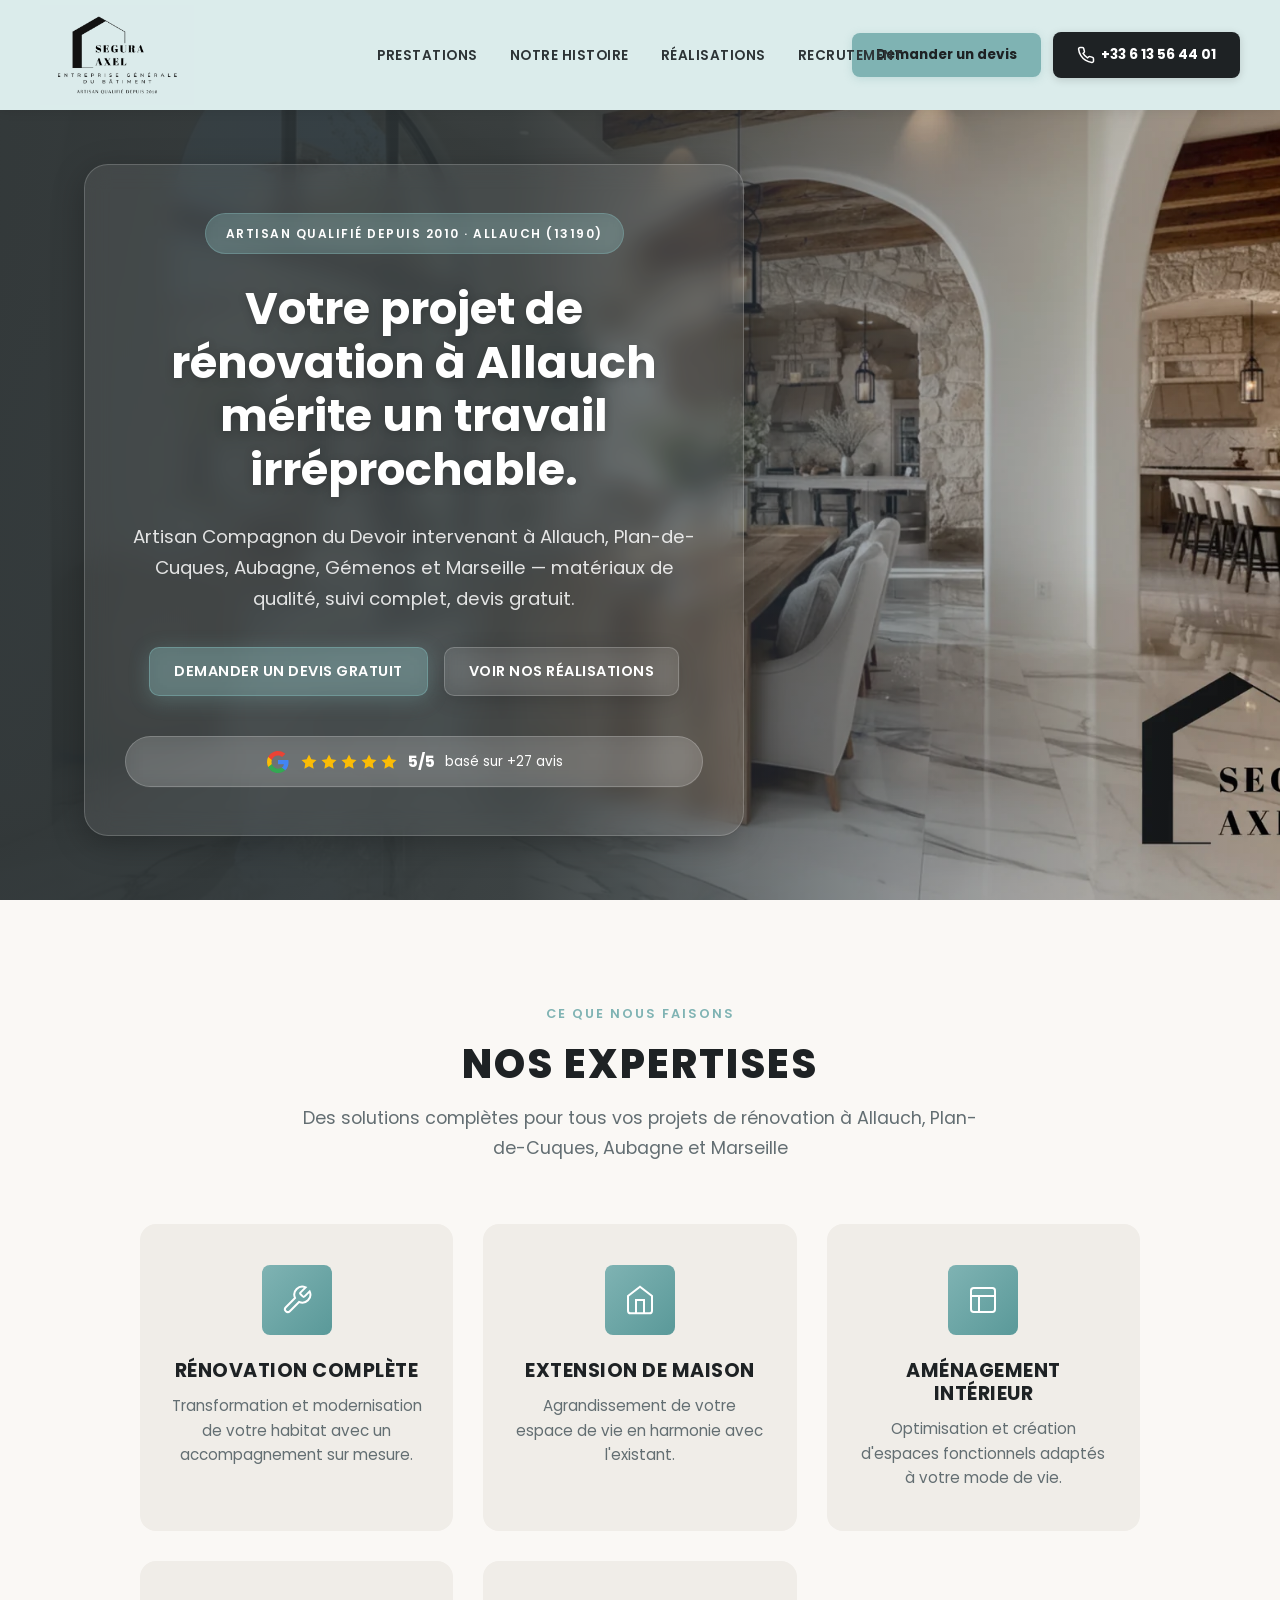
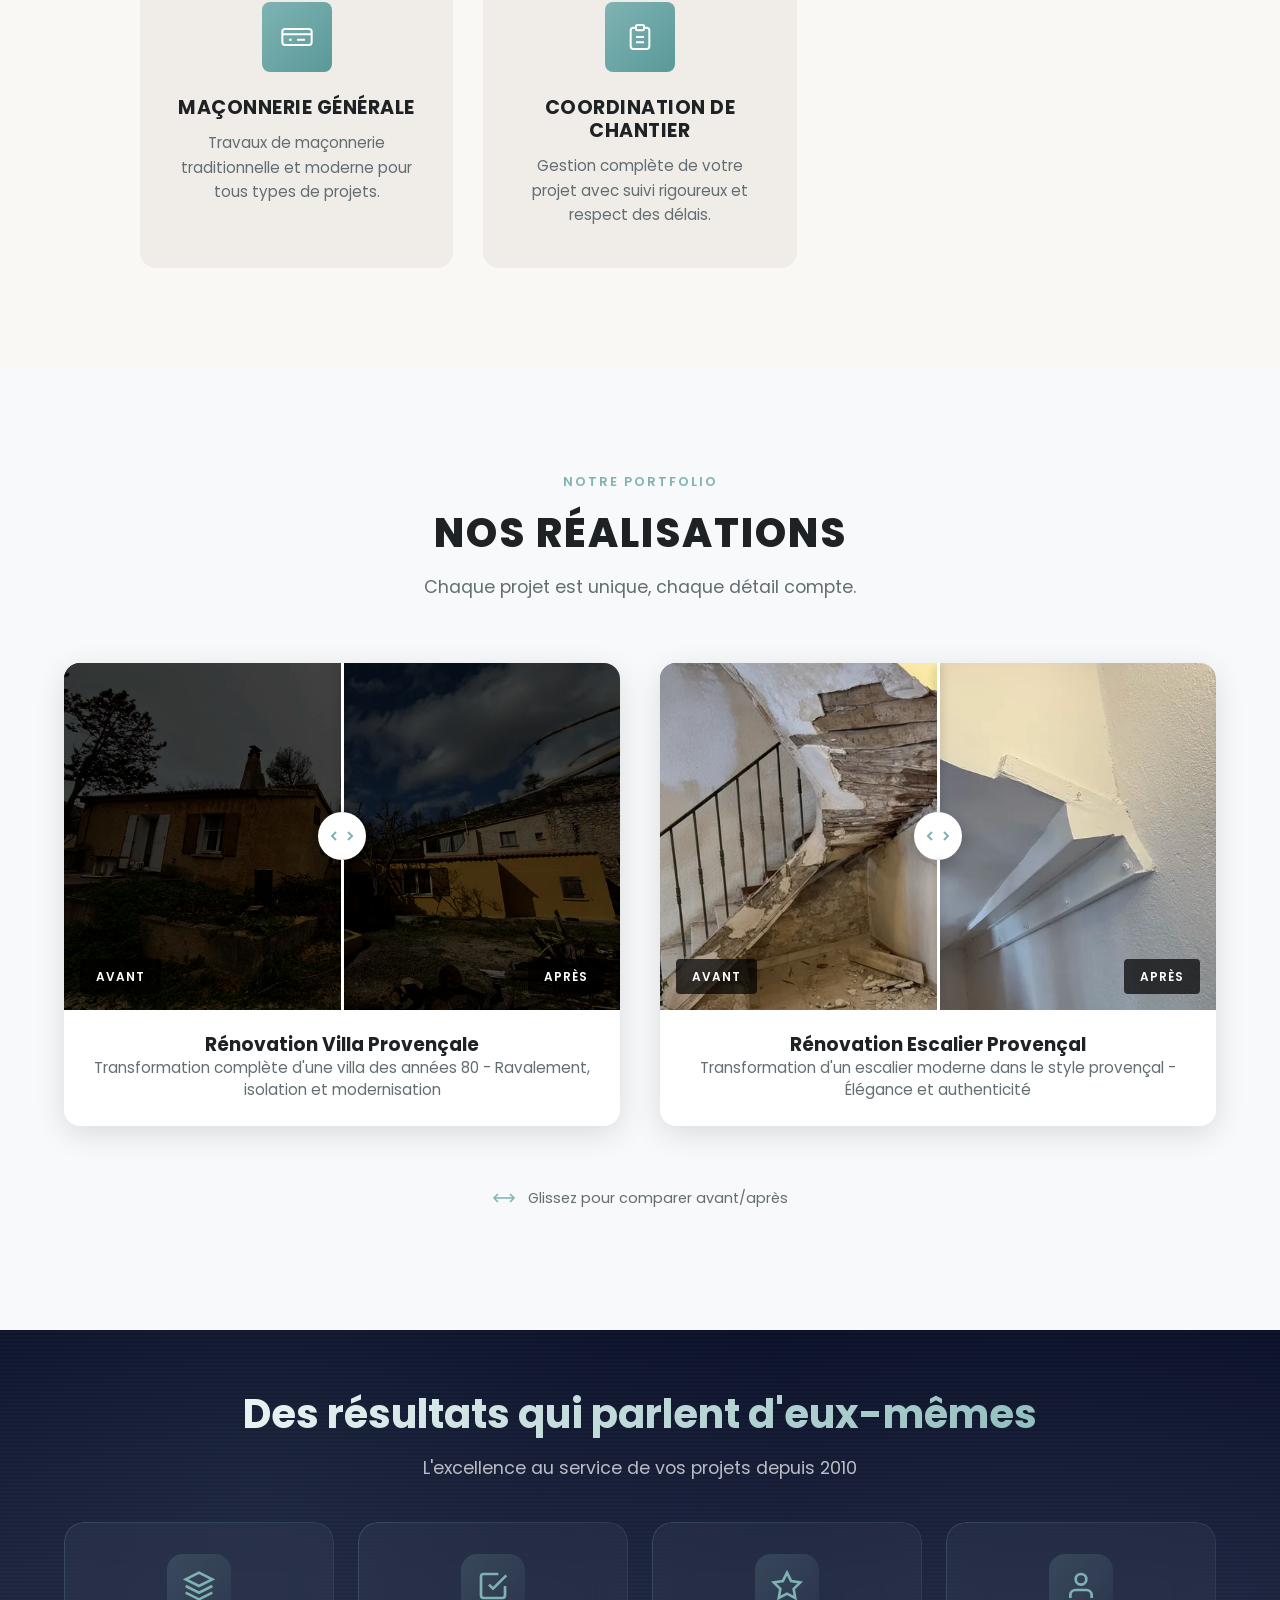
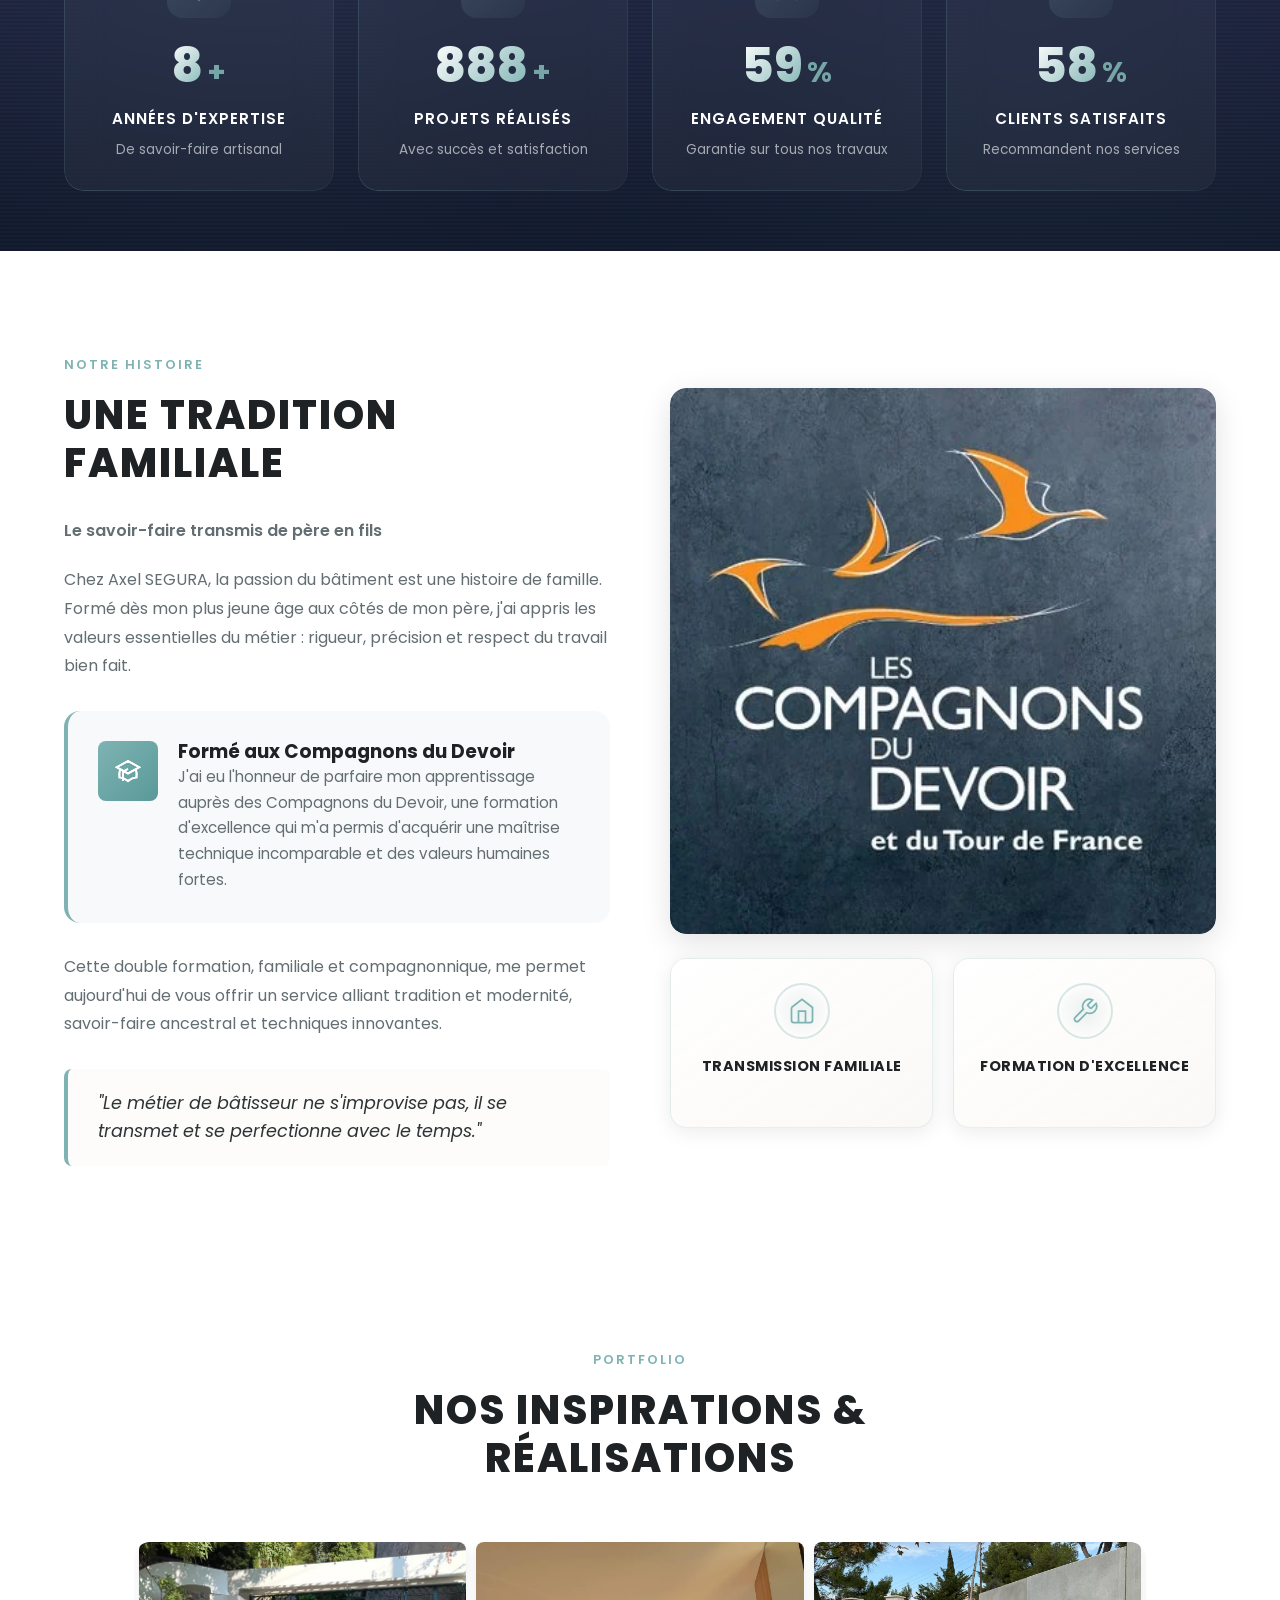
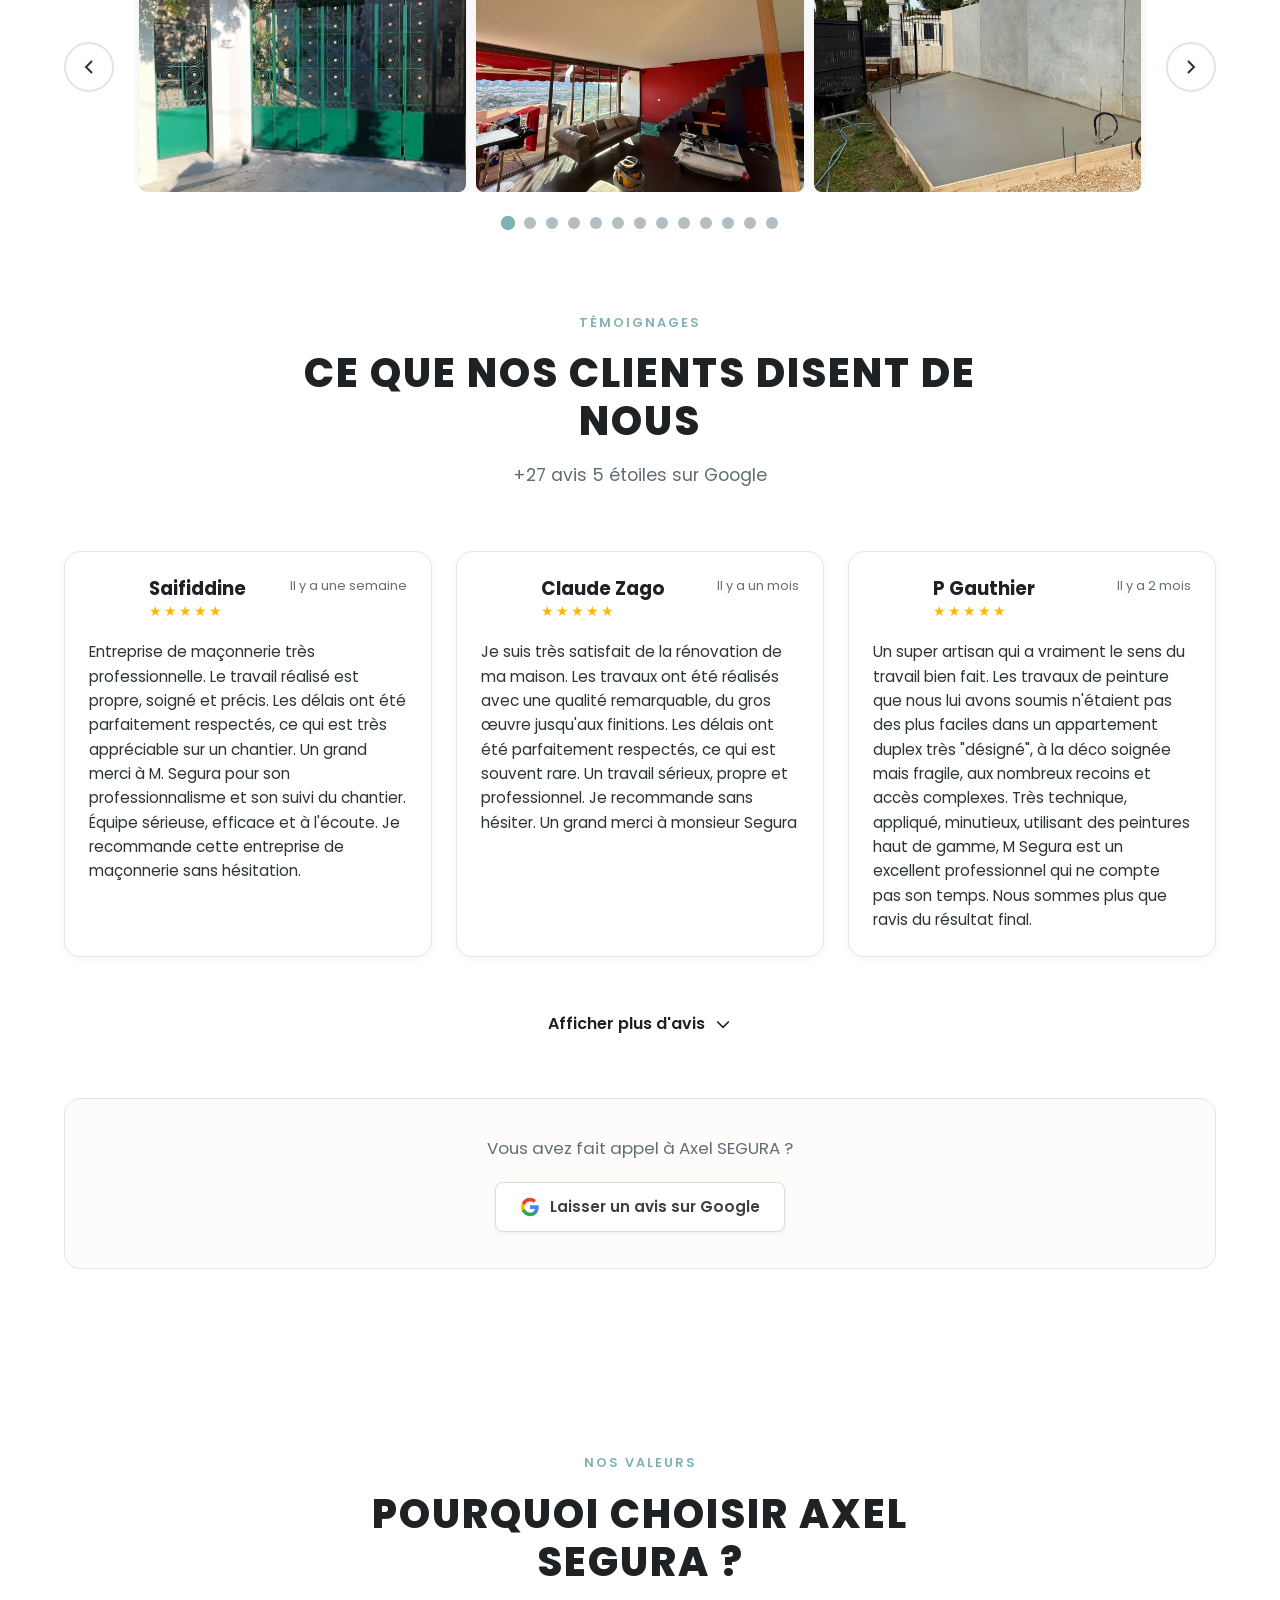
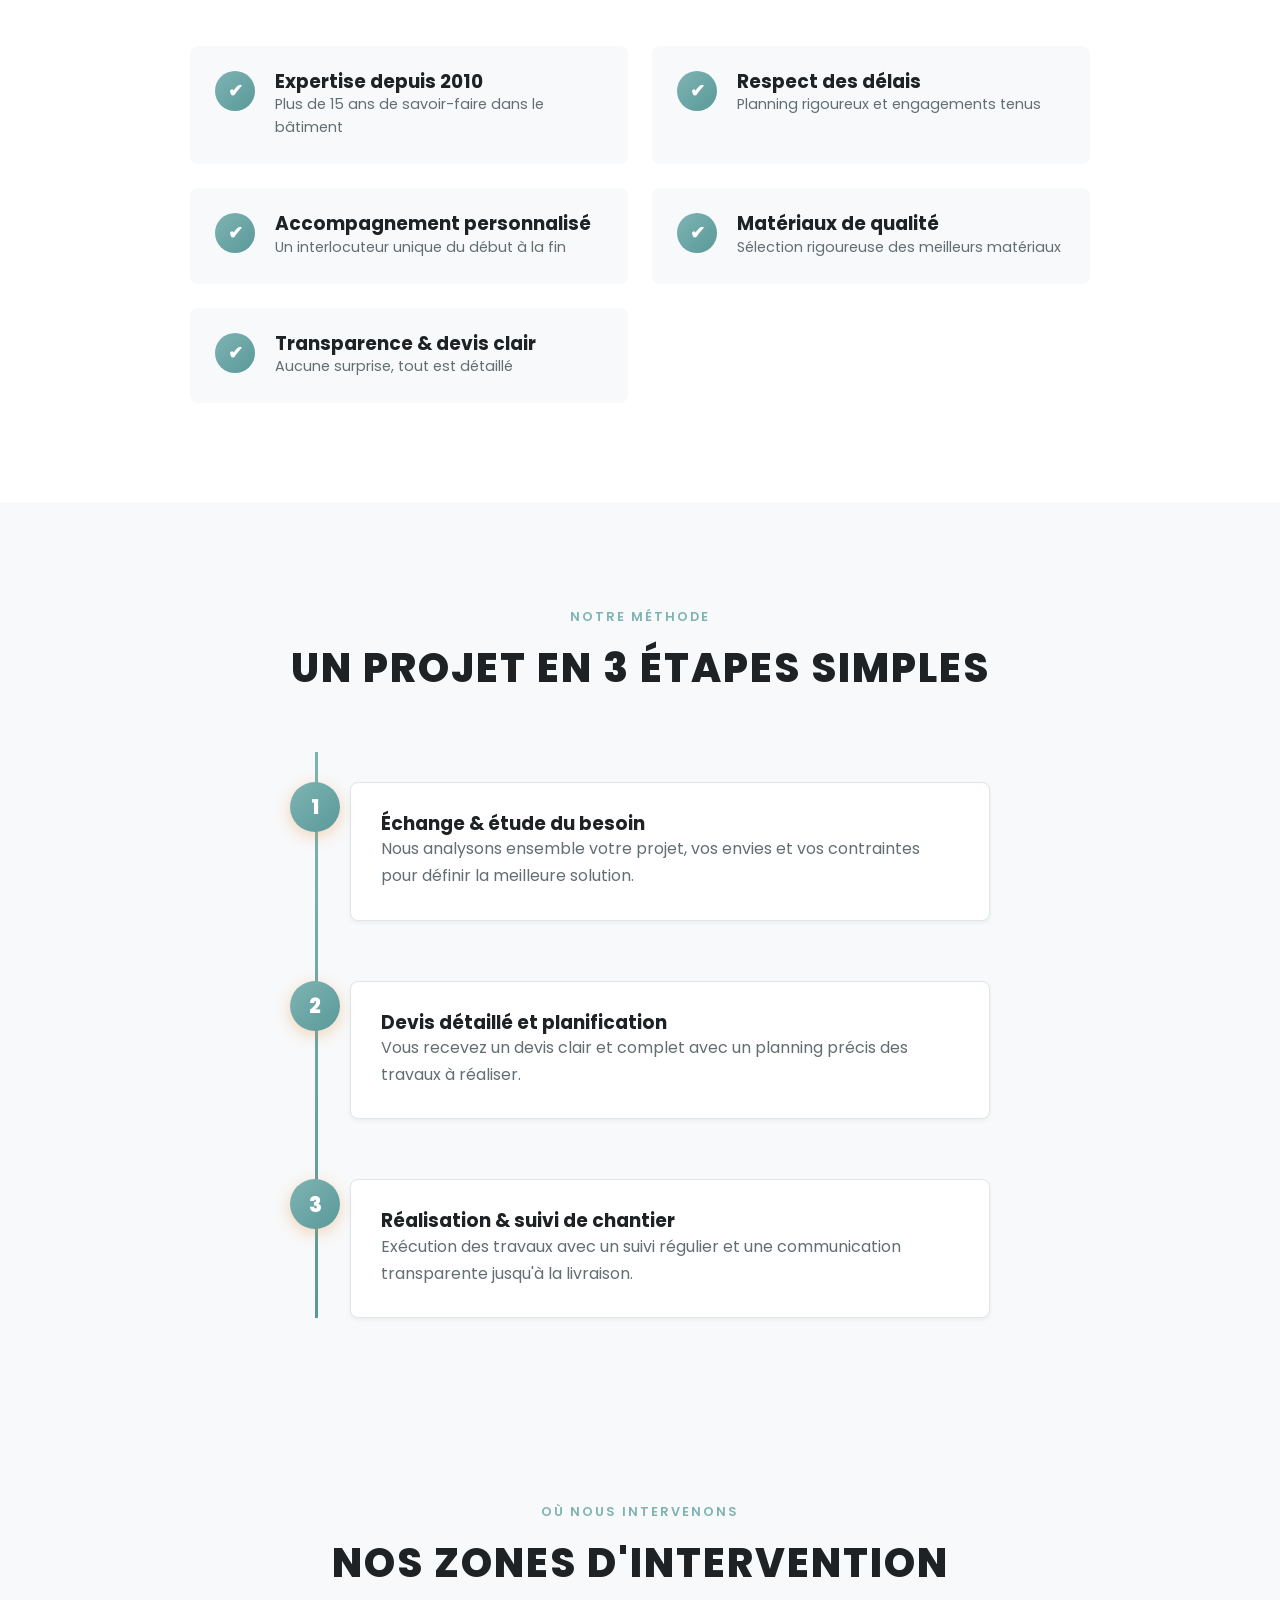
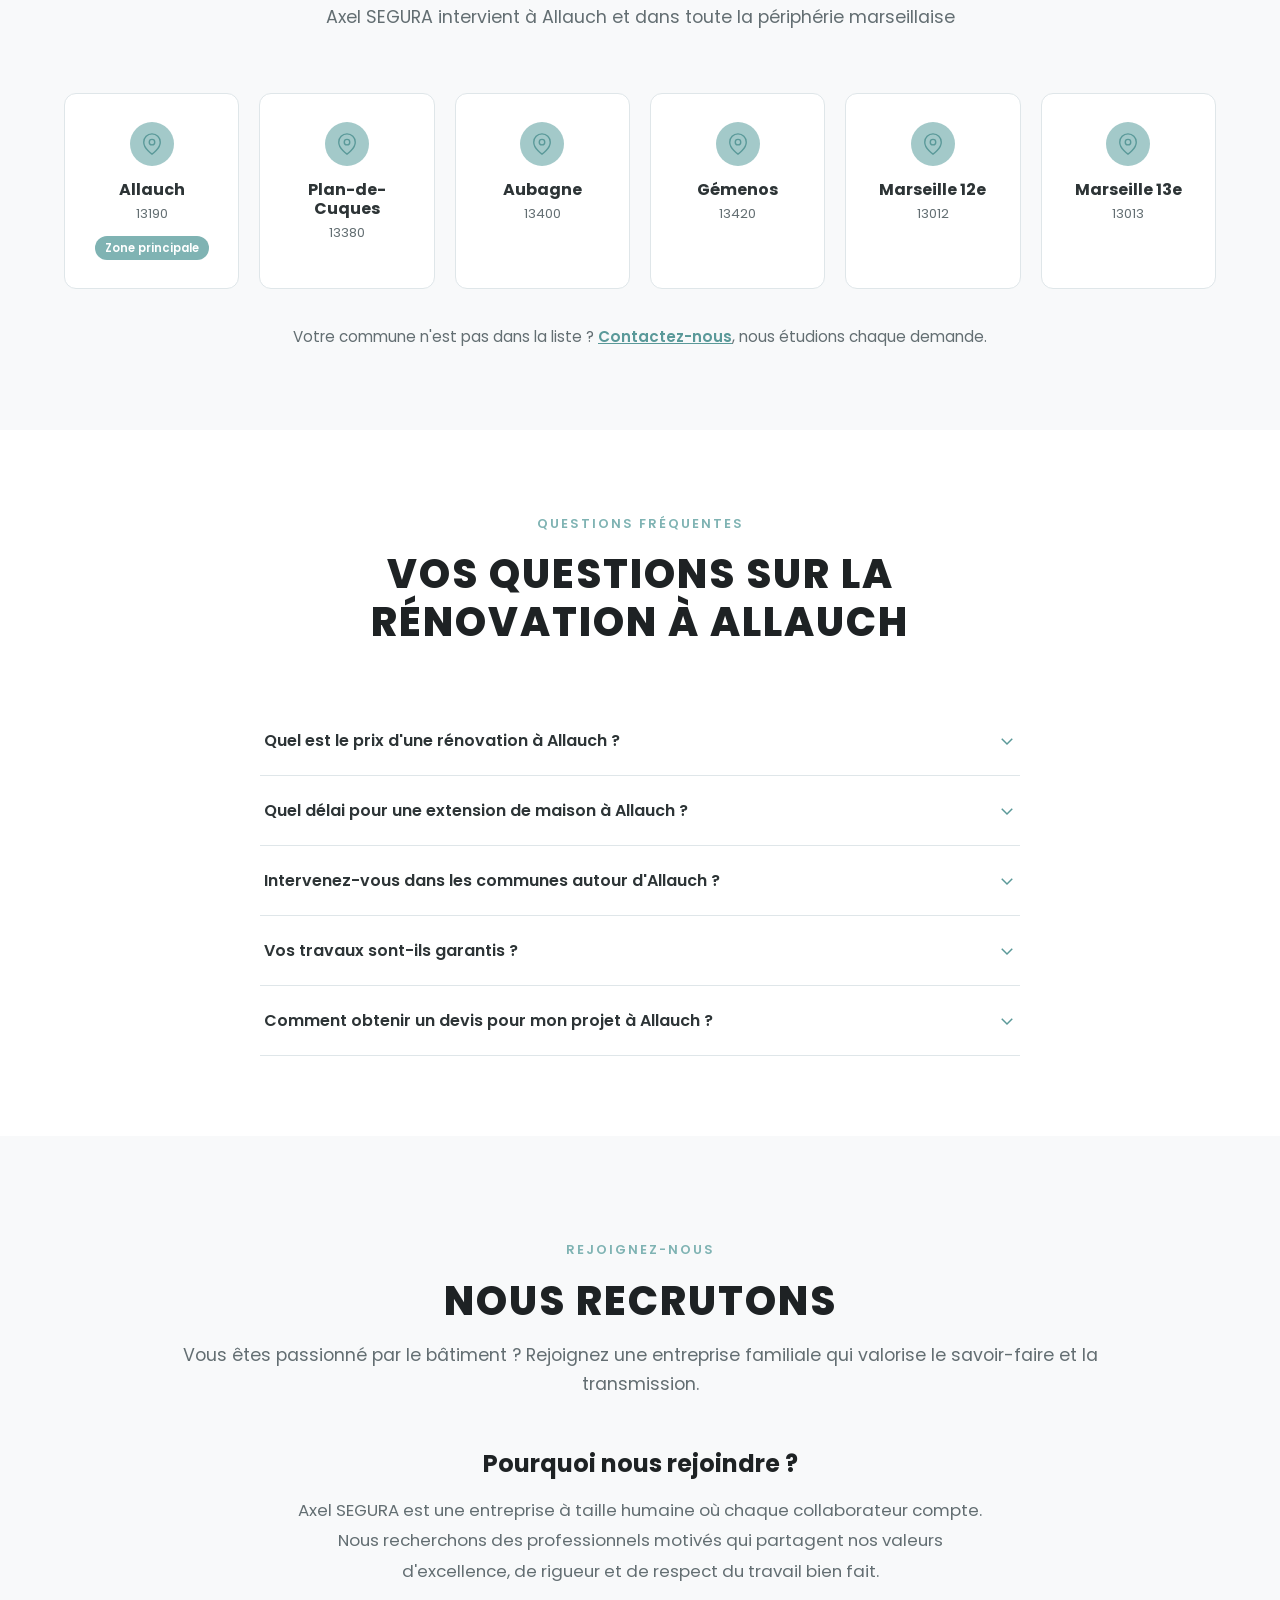
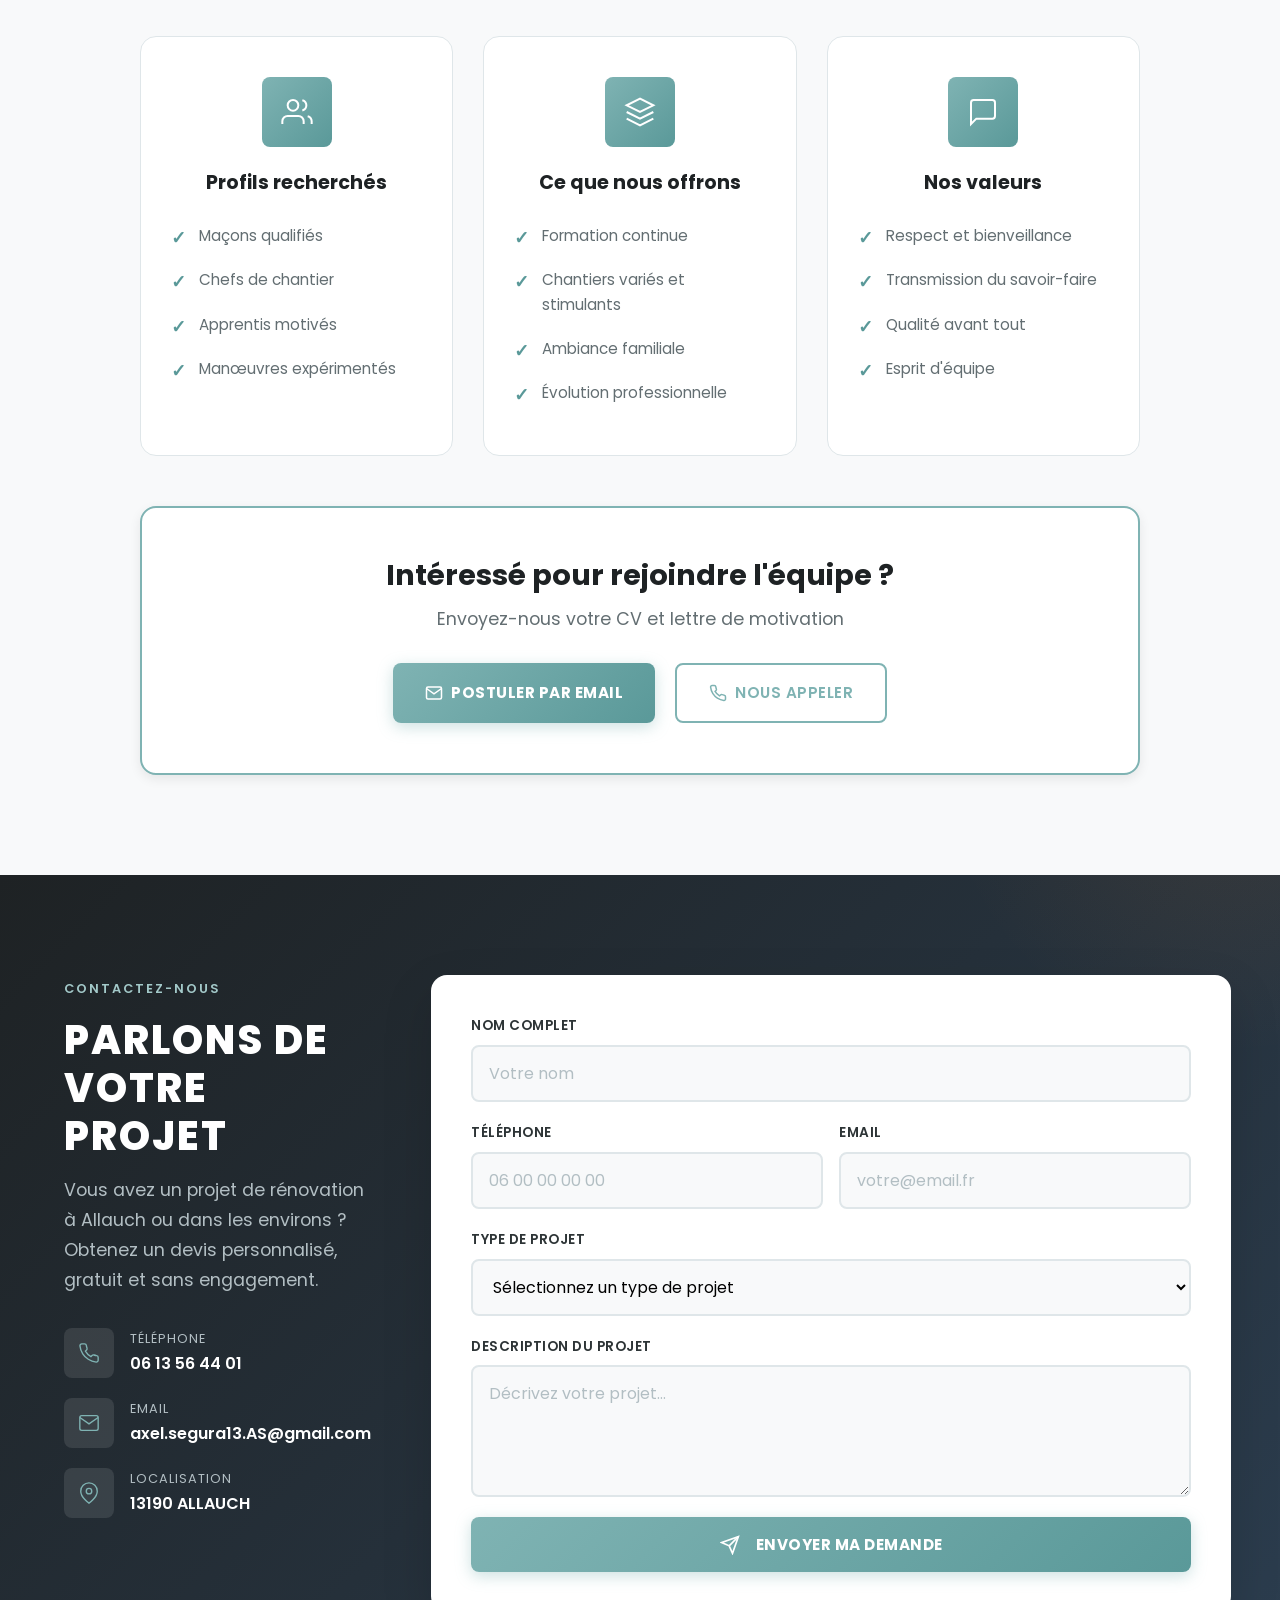
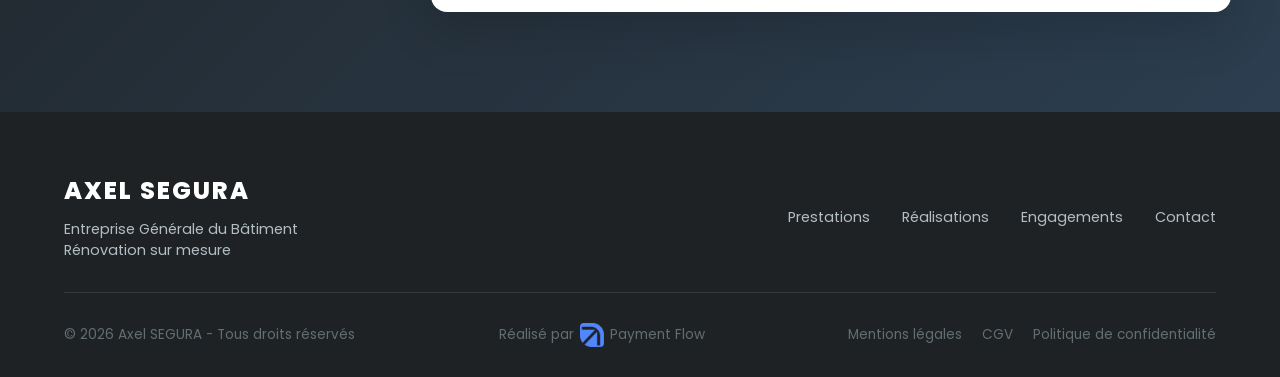
<file: index.html>
<!DOCTYPE html>
<html lang="fr">
<head>
    <!-- Google tag (gtag.js) -->
    <script async src="https://www.googletagmanager.com/gtag/js?id=G-M253PGZ523"></script>
    <script>
      window.dataLayer = window.dataLayer || [];
      function gtag(){dataLayer.push(arguments);}
      gtag('js', new Date());

      gtag('config', 'G-M253PGZ523');
    </script>
    <meta charset="UTF-8">
    <meta name="viewport" content="width=device-width, initial-scale=1.0">
    <meta name="google-site-verification" content="0GB07opwco-Ave3UClfmg_T_8jl6MzcVwBlgSgaX25E">
    <meta name="description" content="Artisan Compagnon du Devoir, Axel SEGURA réalise vos travaux de rénovation, maçonnerie et construction à Allauch (13190), Plan-de-Cuques, Aubagne et Marseille. Devis gratuit.">
    <meta name="keywords" content="rénovation Allauch, artisan Allauch 13190, maçonnerie Allauch, rénovation maison Allauch, construction Allauch, entreprise bâtiment Allauch, Plan-de-Cuques, Aubagne, Gémenos, Marseille 12e 13e, artisan bâtiment, extension maison, aménagement intérieur">
    <meta name="author" content="Axel SEGURA">
    <title>Axel SEGURA | Rénovation & Construction à Allauch (13190)</title>
    <link rel="canonical" href="https://www.axel-segura-renovation.fr/">
    <link rel="preload" as="image" href="hero-bg.webp" type="image/webp" fetchpriority="high">
    <link rel="icon" type="image/png" href="favicon.png">
    <link rel="apple-touch-icon" href="favicon.png">
    <link rel="stylesheet" href="styles.css">
    <link rel="preconnect" href="https://fonts.googleapis.com">
    <link rel="preconnect" href="https://fonts.gstatic.com" crossorigin>
    <link rel="preload" href="https://fonts.googleapis.com/css2?family=Poppins:ital,wght@0,400;0,500;0,600;0,700;0,800;1,400;1,500;1,600&display=swap" as="style" onload="this.onload=null;this.rel='stylesheet'">
    <noscript><link href="https://fonts.googleapis.com/css2?family=Poppins:ital,wght@0,400;0,500;0,600;0,700;0,800;1,400;1,500;1,600&display=swap" rel="stylesheet"></noscript>
    <script type="application/ld+json">
    {
      "@context": "https://schema.org",
      "@type": "LocalBusiness",
      "name": "Axel SEGURA - Entreprise Générale du Bâtiment",
      "image": "https://www.axel-segura-renovation.fr/AXEL-Logo.png",
      "url": "https://www.axel-segura-renovation.fr",
      "telephone": "+33613564401",
      "email": "axel.segura13.AS@gmail.com",
      "address": {
        "@type": "PostalAddress",
        "addressLocality": "Allauch",
        "postalCode": "13190",
        "addressCountry": "FR"
      },
      "geo": {
        "@type": "GeoCoordinates",
        "latitude": 43.3358,
        "longitude": 5.4822
      },
      "areaServed": [
        {"@type": "City", "name": "Allauch"},
        {"@type": "City", "name": "Plan-de-Cuques"},
        {"@type": "City", "name": "Aubagne"},
        {"@type": "City", "name": "Gémenos"},
        {"@type": "City", "name": "Marseille"}
      ],
      "priceRange": "€€",
      "openingHoursSpecification": {
        "@type": "OpeningHoursSpecification",
        "dayOfWeek": ["Monday","Tuesday","Wednesday","Thursday","Friday"],
        "opens": "08:00",
        "closes": "18:00"
      },
      "description": "Entreprise générale du bâtiment à Allauch (13190), spécialisée en rénovation complète, maçonnerie, extension de maison et aménagement intérieur. Artisan Compagnon du Devoir depuis 2010.",
      "aggregateRating": {
        "@type": "AggregateRating",
        "ratingValue": "5",
        "reviewCount": "27",
        "bestRating": "5"
      },
      "hasOfferCatalog": {
        "@type": "OfferCatalog",
        "name": "Prestations",
        "itemListElement": [
          {"@type": "Offer", "itemOffered": {"@type": "Service", "name": "Rénovation complète"}},
          {"@type": "Offer", "itemOffered": {"@type": "Service", "name": "Extension de maison"}},
          {"@type": "Offer", "itemOffered": {"@type": "Service", "name": "Aménagement intérieur"}},
          {"@type": "Offer", "itemOffered": {"@type": "Service", "name": "Maçonnerie générale"}},
          {"@type": "Offer", "itemOffered": {"@type": "Service", "name": "Ravalement de façade"}}
        ]
      }
    }
    </script>
    <script type="application/ld+json">
    {
      "@context": "https://schema.org",
      "@type": "FAQPage",
      "mainEntity": [
        {
          "@type": "Question",
          "name": "Quel est le prix d'une rénovation à Allauch ?",
          "acceptedAnswer": {
            "@type": "Answer",
            "text": "Le prix dépend de la nature des travaux (rénovation complète, extension, maçonnerie...) et de la surface concernée. Axel SEGURA établit un devis gratuit et détaillé après une visite sur place à Allauch, sans engagement de votre part."
          }
        },
        {
          "@type": "Question",
          "name": "Quel délai pour une extension de maison à Allauch ?",
          "acceptedAnswer": {
            "@type": "Answer",
            "text": "Selon l'ampleur du projet, une extension prend généralement entre 2 et 4 mois, démarches administratives comprises (déclaration préalable ou permis de construire selon le PLU d'Allauch). Un planning précis vous est communiqué dès le devis signé."
          }
        },
        {
          "@type": "Question",
          "name": "Intervenez-vous dans les communes autour d'Allauch ?",
          "acceptedAnswer": {
            "@type": "Answer",
            "text": "Oui, en plus d'Allauch (13190), nous intervenons régulièrement à Plan-de-Cuques, Aubagne, Gémenos et dans les 12e et 13e arrondissements de Marseille. Contactez-nous pour vérifier la disponibilité sur votre commune."
          }
        },
        {
          "@type": "Question",
          "name": "Vos travaux sont-ils garantis ?",
          "acceptedAnswer": {
            "@type": "Answer",
            "text": "Oui, tous nos travaux sont couverts par une garantie décennale et une assurance responsabilité civile professionnelle, conformément à la réglementation française."
          }
        },
        {
          "@type": "Question",
          "name": "Comment obtenir un devis pour mon projet à Allauch ?",
          "acceptedAnswer": {
            "@type": "Answer",
            "text": "Vous pouvez nous appeler directement au 06 13 56 44 01 ou remplir le formulaire de contact en bas de page. Nous vous recontactons rapidement pour organiser une visite et établir un devis gratuit."
          }
        }
      ]
    }
    </script>
</head>
<body>
    <!-- Navigation -->
    <nav class="navbar" id="navbar">
        <div class="nav-container">
            <a href="#" class="nav-logo">
                <img src="AXEL-Logo.png" alt="Axel SEGURA - Entreprise Générale du Bâtiment" class="logo-image">
            </a>
            <ul class="nav-menu" id="navMenu">
                <div class="nav-menu-cta-mobile">
                    <button class="nav-cta-devis mobile-cta" id="openDevisModalMobile">
                        Demander un devis
                    </button>
                    <a href="tel:+33613564401" class="nav-cta-phone mobile-cta">
                        <svg viewBox="0 0 24 24" fill="none" stroke="currentColor" stroke-width="2" style="width: 18px; height: 18px; display: inline-block; vertical-align: middle; margin-right: 6px;">
                            <path d="M22 16.92v3a2 2 0 01-2.18 2 19.79 19.79 0 01-8.63-3.07 19.5 19.5 0 01-6-6 19.79 19.79 0 01-3.07-8.67A2 2 0 014.11 2h3a2 2 0 012 1.72 12.84 12.84 0 00.7 2.81 2 2 0 01-.45 2.11L8.09 9.91a16 16 0 006 6l1.27-1.27a2 2 0 012.11-.45 12.84 12.84 0 002.81.7A2 2 0 0122 16.92z"/>
                        </svg>
                        +33 6 13 56 44 01
                    </a>
                </div>
                <li><a href="#prestations" class="nav-link">Prestations</a></li>
                <li><a href="#histoire" class="nav-link">Notre Histoire</a></li>
                <li><a href="#realisations" class="nav-link">Réalisations</a></li>
                <li><a href="#recrutement" class="nav-link">Recrutement</a></li>
            </ul>
            <div class="nav-cta-group">
                <button class="nav-cta-devis" id="openDevisModal">
                    Demander un devis
                </button>
                <a href="tel:+33613564401" class="nav-cta-phone">
                    <svg viewBox="0 0 24 24" fill="none" stroke="currentColor" stroke-width="2" style="width: 18px; height: 18px; display: inline-block; vertical-align: middle; margin-right: 6px;">
                        <path d="M22 16.92v3a2 2 0 01-2.18 2 19.79 19.79 0 01-8.63-3.07 19.5 19.5 0 01-6-6 19.79 19.79 0 01-3.07-8.67A2 2 0 014.11 2h3a2 2 0 012 1.72 12.84 12.84 0 00.7 2.81 2 2 0 01-.45 2.11L8.09 9.91a16 16 0 006 6l1.27-1.27a2 2 0 012.11-.45 12.84 12.84 0 002.81.7A2 2 0 0122 16.92z"/>
                    </svg>
                    +33 6 13 56 44 01
                </a>
            </div>
            <button class="nav-toggle" id="navToggle" aria-label="Menu">
                <span></span>
                <span></span>
                <span></span>
            </button>
        </div>
    </nav>

    <!-- Modal Devis -->
    <div class="modal-overlay" id="devisModal">
        <div class="modal-content">
            <button class="modal-close" id="closeDevisModal">&times;</button>
            <h2 class="modal-title">Demande de devis gratuit</h2>
            <p class="modal-subtitle">Remplissez le formulaire ci-dessous et nous vous recontacterons dans les plus brefs délais.</p>
            <form class="devis-form" id="devisForm" action="https://api.web3forms.com/submit" method="POST">
                <input type="hidden" name="access_key" value="01f8b6a1-da09-4c61-a4e6-4bc80c99e0df">
                <input type="hidden" name="subject" value="Nouvelle demande de devis - Site Axel SEGURA">
                <input type="hidden" name="from_name" value="Site Axel SEGURA">
                <div class="form-row">
                    <div class="form-group">
                        <label for="devis-nom">Nom *</label>
                        <input type="text" id="devis-nom" name="nom" required placeholder="Votre nom">
                    </div>
                    <div class="form-group">
                        <label for="devis-prenom">Prénom *</label>
                        <input type="text" id="devis-prenom" name="prenom" required placeholder="Votre prénom">
                    </div>
                </div>
                <div class="form-row">
                    <div class="form-group">
                        <label for="devis-email">Email *</label>
                        <input type="email" id="devis-email" name="email" required placeholder="votre@email.com">
                    </div>
                    <div class="form-group">
                        <label for="devis-telephone">Téléphone *</label>
                        <input type="tel" id="devis-telephone" name="telephone" required placeholder="06 XX XX XX XX">
                    </div>
                </div>
                <div class="form-group">
                    <label for="devis-projet">Type de projet *</label>
                    <select id="devis-projet" name="projet" required>
                        <option value="">Sélectionnez un type de projet</option>
                        <option value="renovation">Rénovation complète</option>
                        <option value="extension">Extension / Agrandissement</option>
                        <option value="amenagement">Aménagement intérieur</option>
                        <option value="facade">Ravalement de façade</option>
                        <option value="autre">Autre projet</option>
                    </select>
                </div>
                <div class="form-group">
                    <label for="devis-message">Description du projet *</label>
                    <textarea id="devis-message" name="message" rows="4" required placeholder="Décrivez votre projet en quelques lignes..."></textarea>
                </div>
                <button type="submit" class="btn-submit-devis" id="devisBtnSubmit">Envoyer ma demande</button>
            </form>
            <div class="devis-success" id="devisSuccess">
                <div class="contact-success-icon">
                    <svg viewBox="0 0 24 24" fill="none" stroke="currentColor" stroke-width="2" width="48" height="48">
                        <path d="M22 11.08V12a10 10 0 1 1-5.93-9.14"/>
                        <polyline points="22 4 12 14.01 9 11.01"/>
                    </svg>
                </div>
                <h3>Demande envoyée !</h3>
                <p>Votre demande de devis a bien été réceptionnée. Nous vous recontacterons dans les plus brefs délais.</p>
            </div>
        </div>
    </div>

    <!-- Hero Section -->
    <section class="hero" id="hero">
        <div class="hero-overlay"></div>
        <div class="hero-container">
            <div class="hero-content fade-up">
                <div class="hero-glass-card">
                    <span class="hero-badge">Artisan qualifié depuis 2010 · Allauch (13190)</span>
                    <h1 class="hero-title">Votre projet de rénovation à Allauch mérite un travail irréprochable.</h1>
                    <p class="hero-subtitle">Artisan Compagnon du Devoir intervenant à Allauch, Plan-de-Cuques, Aubagne, Gémenos et Marseille — matériaux de qualité, suivi complet, devis gratuit.</p>
                    <div class="hero-buttons">
                        <button class="btn btn-glass-primary open-devis-modal">
                            Demander un devis gratuit
                        </button>
                        <a href="#realisations" class="btn btn-glass-secondary">
                            Voir nos réalisations
                        </a>
                    </div>
                    <div class="google-reviews-badge">
                        <svg class="google-logo" viewBox="0 0 24 24" width="24" height="24">
                            <path fill="#4285F4" d="M22.56 12.25c0-.78-.07-1.53-.2-2.25H12v4.26h5.92c-.26 1.37-1.04 2.53-2.21 3.31v2.77h3.57c2.08-1.92 3.28-4.74 3.28-8.09z"/>
                            <path fill="#34A853" d="M12 23c2.97 0 5.46-.98 7.28-2.66l-3.57-2.77c-.98.66-2.23 1.06-3.71 1.06-2.86 0-5.29-1.93-6.16-4.53H2.18v2.84C3.99 20.53 7.7 23 12 23z"/>
                            <path fill="#FBBC05" d="M5.84 14.09c-.22-.66-.35-1.36-.35-2.09s.13-1.43.35-2.09V7.07H2.18C1.43 8.55 1 10.22 1 12s.43 3.45 1.18 4.93l2.85-2.22.81-.62z"/>
                            <path fill="#EA4335" d="M12 5.38c1.62 0 3.06.56 4.21 1.64l3.15-3.15C17.45 2.09 14.97 1 12 1 7.7 1 3.99 3.47 2.18 7.07l3.66 2.84c.87-2.6 3.3-4.53 6.16-4.53z"/>
                        </svg>
                        <div class="google-stars">
                            <svg viewBox="0 0 24 24" fill="#FBBC05" width="18" height="18"><path d="M12 2l3.09 6.26L22 9.27l-5 4.87 1.18 6.88L12 17.77l-6.18 3.25L7 14.14 2 9.27l6.91-1.01L12 2z"/></svg>
                            <svg viewBox="0 0 24 24" fill="#FBBC05" width="18" height="18"><path d="M12 2l3.09 6.26L22 9.27l-5 4.87 1.18 6.88L12 17.77l-6.18 3.25L7 14.14 2 9.27l6.91-1.01L12 2z"/></svg>
                            <svg viewBox="0 0 24 24" fill="#FBBC05" width="18" height="18"><path d="M12 2l3.09 6.26L22 9.27l-5 4.87 1.18 6.88L12 17.77l-6.18 3.25L7 14.14 2 9.27l6.91-1.01L12 2z"/></svg>
                            <svg viewBox="0 0 24 24" fill="#FBBC05" width="18" height="18"><path d="M12 2l3.09 6.26L22 9.27l-5 4.87 1.18 6.88L12 17.77l-6.18 3.25L7 14.14 2 9.27l6.91-1.01L12 2z"/></svg>
                            <svg viewBox="0 0 24 24" fill="#FBBC05" width="18" height="18"><path d="M12 2l3.09 6.26L22 9.27l-5 4.87 1.18 6.88L12 17.77l-6.18 3.25L7 14.14 2 9.27l6.91-1.01L12 2z"/></svg>
                        </div>
                        <span class="google-rating">5/5</span>
                        <span class="google-reviews-count">basé sur +27 avis</span>
                    </div>
                </div>
            </div>
        </div>
    </section>

    <!-- Prestations Section -->
    <section class="prestations" id="prestations">
        <div class="container">
            <div class="section-header fade-up">
                <span class="section-tag">Ce que nous faisons</span>
                <h2 class="section-title">NOS EXPERTISES</h2>
                <p class="section-subtitle">Des solutions complètes pour tous vos projets de rénovation à Allauch, Plan-de-Cuques, Aubagne et Marseille</p>
            </div>
            <div class="prestations-grid">
                <div class="prestation-card fade-up">
                    <div class="prestation-icon">
                        <svg viewBox="0 0 24 24" fill="none" stroke="currentColor" stroke-width="1.5">
                            <path d="M14.7 6.3a1 1 0 000 1.4l1.6 1.6a1 1 0 001.4 0l3.77-3.77a6 6 0 01-7.94 7.94l-6.91 6.91a2.12 2.12 0 01-3-3l6.91-6.91a6 6 0 017.94-7.94l-3.76 3.76z"/>
                        </svg>
                    </div>
                    <h3>Rénovation complète</h3>
                    <p>Transformation et modernisation de votre habitat avec un accompagnement sur mesure.</p>
                </div>
                <div class="prestation-card fade-up delay-2">
                    <div class="prestation-icon">
                        <svg viewBox="0 0 24 24" fill="none" stroke="currentColor" stroke-width="1.5">
                            <path d="M3 9l9-7 9 7v11a2 2 0 01-2 2H5a2 2 0 01-2-2z"/>
                            <path d="M9 22V12h6v10"/>
                        </svg>
                    </div>
                    <h3>Extension de maison</h3>
                    <p>Agrandissement de votre espace de vie en harmonie avec l'existant.</p>
                </div>
                <div class="prestation-card fade-up">
                    <div class="prestation-icon">
                        <svg viewBox="0 0 24 24" fill="none" stroke="currentColor" stroke-width="1.5">
                            <rect x="3" y="3" width="18" height="18" rx="2"/>
                            <path d="M3 9h18M9 21V9"/>
                        </svg>
                    </div>
                    <h3>Aménagement intérieur</h3>
                    <p>Optimisation et création d'espaces fonctionnels adaptés à votre mode de vie.</p>
                </div>
                <div class="prestation-card fade-up delay-1">
                    <div class="prestation-icon">
                        <svg viewBox="0 0 24 24" fill="none" stroke="currentColor" stroke-width="1.5">
                            <rect x="1" y="6" width="22" height="12" rx="2"/>
                            <path d="M1 10h22M6 14h2M12 14h6"/>
                        </svg>
                    </div>
                    <h3>Maçonnerie générale</h3>
                    <p>Travaux de maçonnerie traditionnelle et moderne pour tous types de projets.</p>
                </div>
                <div class="prestation-card fade-up delay-2">
                    <div class="prestation-icon">
                        <svg viewBox="0 0 24 24" fill="none" stroke="currentColor" stroke-width="1.5">
                            <path d="M9 5H7a2 2 0 00-2 2v12a2 2 0 002 2h10a2 2 0 002-2V7a2 2 0 00-2-2h-2"/>
                            <rect x="9" y="3" width="6" height="4" rx="1"/>
                            <path d="M9 12h6M9 16h6"/>
                        </svg>
                    </div>
                    <h3>Coordination de chantier</h3>
                    <p>Gestion complète de votre projet avec suivi rigoureux et respect des délais.</p>
                </div>
            </div>
        </div>
    </section>

    <!-- Réalisations Section -->
    <section class="realisations" id="realisations">
        <div class="container">
            <div class="section-header fade-up">
                <span class="section-tag">Notre portfolio</span>
                <h2 class="section-title">NOS RÉALISATIONS</h2>
                <p class="section-subtitle">Chaque projet est unique, chaque détail compte.</p>
            </div>
            <div class="comparison-gallery fade-up">
                <div class="comparison-slider-container">
                    <div class="comparison-slider" id="comparisonSlider1">
                        <div class="comparison-image comparison-before">
                            <img src="Avant1.webp" width="800" height="600" loading="lazy" alt="Avant rénovation" onerror="this.style.display='none'; this.parentElement.classList.add('placeholder-active');">
                            <div class="comparison-placeholder">
                                <svg viewBox="0 0 24 24" fill="none" stroke="currentColor" stroke-width="1.5">
                                    <rect x="3" y="3" width="18" height="18" rx="2"/>
                                    <circle cx="8.5" cy="8.5" r="1.5"/>
                                    <path d="M21 15l-5-5L5 21"/>
                                </svg>
                                <span>Image Avant</span>
                            </div>
                            <span class="comparison-label">AVANT</span>
                        </div>
                        <div class="comparison-image comparison-after">
                            <img src="Apres1.webp" width="800" height="600" loading="lazy" alt="Après rénovation" onerror="this.style.display='none'; this.parentElement.classList.add('placeholder-active');">
                            <div class="comparison-placeholder">
                                <svg viewBox="0 0 24 24" fill="none" stroke="currentColor" stroke-width="1.5">
                                    <rect x="3" y="3" width="18" height="18" rx="2"/>
                                    <circle cx="8.5" cy="8.5" r="1.5"/>
                                    <path d="M21 15l-5-5L5 21"/>
                                </svg>
                                <span>Image Après</span>
                            </div>
                            <span class="comparison-label">APRÈS</span>
                        </div>
                        <div class="comparison-handle">
                            <div class="comparison-handle-line"></div>
                            <div class="comparison-handle-circle">
                                <svg viewBox="0 0 24 24" fill="none" stroke="currentColor" stroke-width="2">
                                    <path d="M18 8l4 4-4 4"/>
                                    <path d="M6 8l-4 4 4 4"/>
                                </svg>
                            </div>
                            <div class="comparison-handle-line"></div>
                        </div>
                    </div>
                    <div class="comparison-caption">
                        <h3>Rénovation Villa Provençale</h3>
                        <p>Transformation complète d'une villa des années 80 - Ravalement, isolation et modernisation</p>
                    </div>
                </div>
                
                <div class="comparison-slider-container">
                    <div class="comparison-slider" id="comparisonSlider2">
                        <div class="comparison-image comparison-before">
                            <img src="Avant2.webp" width="800" height="457" loading="lazy" alt="Avant rénovation escalier" onerror="this.style.display='none'; this.parentElement.classList.add('placeholder-active');">
                            <div class="comparison-placeholder">
                                <svg viewBox="0 0 24 24" fill="none" stroke="currentColor" stroke-width="1.5">
                                    <rect x="3" y="3" width="18" height="18" rx="2"/>
                                    <circle cx="8.5" cy="8.5" r="1.5"/>
                                    <path d="M21 15l-5-5L5 21"/>
                                </svg>
                                <span>Image Avant</span>
                            </div>
                            <span class="comparison-label">AVANT</span>
                        </div>
                        <div class="comparison-image comparison-after">
                            <img src="Apres2.webp" width="800" height="1066" loading="lazy" alt="Après rénovation escalier" onerror="this.style.display='none'; this.parentElement.classList.add('placeholder-active');">
                            <div class="comparison-placeholder">
                                <svg viewBox="0 0 24 24" fill="none" stroke="currentColor" stroke-width="1.5">
                                    <rect x="3" y="3" width="18" height="18" rx="2"/>
                                    <circle cx="8.5" cy="8.5" r="1.5"/>
                                    <path d="M21 15l-5-5L5 21"/>
                                </svg>
                                <span>Image Après</span>
                            </div>
                            <span class="comparison-label">APRÈS</span>
                        </div>
                        <div class="comparison-handle">
                            <div class="comparison-handle-line"></div>
                            <div class="comparison-handle-circle">
                                <svg viewBox="0 0 24 24" fill="none" stroke="currentColor" stroke-width="2">
                                    <path d="M18 8l4 4-4 4"/>
                                    <path d="M6 8l-4 4 4 4"/>
                                </svg>
                            </div>
                            <div class="comparison-handle-line"></div>
                        </div>
                    </div>
                    <div class="comparison-caption">
                        <h3>Rénovation Escalier Provençal</h3>
                        <p>Transformation d'un escalier moderne dans le style provençal - Élégance et authenticité</p>
                    </div>
                </div>
                
                <div class="comparison-instruction">
                    <svg viewBox="0 0 24 24" fill="none" stroke="currentColor" stroke-width="1.5">
                        <path d="M18 8l4 4-4 4"/>
                        <path d="M6 8l-4 4 4 4"/>
                        <line x1="2" y1="12" x2="22" y2="12"/>
                    </svg>
                    <span>Glissez pour comparer avant/après</span>
                </div>
            </div>
        </div>
    </section>

    <!-- Preuve Sociale Section -->
    <section class="social-proof" id="social-proof">
        <div class="container">
            <div class="social-proof-header fade-up">
                <h2 class="social-proof-title">Des résultats qui parlent d'eux-mêmes</h2>
                <p class="social-proof-subtitle">L'excellence au service de vos projets depuis 2010</p>
            </div>
            <div class="stats-grid-modern">
                <div class="stat-card fade-up">
                    <div class="stat-card-inner">
                        <div class="stat-icon-modern">
                            <svg viewBox="0 0 24 24" fill="none" stroke="currentColor" stroke-width="2">
                                <path d="M12 2L2 7l10 5 10-5-10-5z"/>
                                <path d="M2 17l10 5 10-5M2 12l10 5 10-5"/>
                            </svg>
                        </div>
                        <div class="stat-content">
                            <div class="stat-number-wrapper">
                                <span class="stat-number" data-target="15">0</span>
                                <span class="stat-suffix">+</span>
                            </div>
                            <span class="stat-label">Années d'expertise</span>
                            <span class="stat-description">De savoir-faire artisanal</span>
                        </div>
                    </div>
                </div>
                <div class="stat-card fade-up delay-1">
                    <div class="stat-card-inner">
                        <div class="stat-icon-modern">
                            <svg viewBox="0 0 24 24" fill="none" stroke="currentColor" stroke-width="2">
                                <path d="M9 11l3 3L22 4"/>
                                <path d="M21 12v7a2 2 0 01-2 2H5a2 2 0 01-2-2V5a2 2 0 012-2h11"/>
                            </svg>
                        </div>
                        <div class="stat-content">
                            <div class="stat-number-wrapper">
                                <span class="stat-number" data-target="1500">0</span>
                                <span class="stat-suffix">+</span>
                            </div>
                            <span class="stat-label">Projets réalisés</span>
                            <span class="stat-description">Avec succès et satisfaction</span>
                        </div>
                    </div>
                </div>
                <div class="stat-card fade-up delay-2">
                    <div class="stat-card-inner">
                        <div class="stat-icon-modern">
                            <svg viewBox="0 0 24 24" fill="none" stroke="currentColor" stroke-width="2">
                                <path d="M12 2l3.09 6.26L22 9.27l-5 4.87 1.18 6.88L12 17.77l-6.18 3.25L7 14.14 2 9.27l6.91-1.01L12 2z"/>
                            </svg>
                        </div>
                        <div class="stat-content">
                            <div class="stat-number-wrapper">
                                <span class="stat-number" data-target="100">0</span>
                                <span class="stat-suffix">%</span>
                            </div>
                            <span class="stat-label">Engagement qualité</span>
                            <span class="stat-description">Garantie sur tous nos travaux</span>
                        </div>
                    </div>
                </div>
                <div class="stat-card fade-up delay-3">
                    <div class="stat-card-inner">
                        <div class="stat-icon-modern">
                            <svg viewBox="0 0 24 24" fill="none" stroke="currentColor" stroke-width="2">
                                <path d="M20 21v-2a4 4 0 00-4-4H8a4 4 0 00-4 4v2"/>
                                <circle cx="12" cy="7" r="4"/>
                            </svg>
                        </div>
                        <div class="stat-content">
                            <div class="stat-number-wrapper">
                                <span class="stat-number" data-target="98">0</span>
                                <span class="stat-suffix">%</span>
                            </div>
                            <span class="stat-label">Clients satisfaits</span>
                            <span class="stat-description">Recommandent nos services</span>
                        </div>
                    </div>
                </div>
            </div>
        </div>
    </section>

    <!-- Histoire Section -->
    <section class="histoire" id="histoire">
        <div class="container">
            <div class="histoire-wrapper">
                <div class="histoire-content fade-up">
                    <span class="section-tag">Notre histoire</span>
                    <h2 class="section-title">UNE TRADITION FAMILIALE</h2>
                    <div class="histoire-text">
                        <p class="histoire-intro">Le savoir-faire transmis de père en fils</p>
                        <p>Chez Axel SEGURA, la passion du bâtiment est une histoire de famille. Formé dès mon plus jeune âge aux côtés de mon père, j'ai appris les valeurs essentielles du métier : rigueur, précision et respect du travail bien fait.</p>
                        <div class="histoire-highlight">
                            <div class="highlight-icon">
                                <svg viewBox="0 0 24 24" fill="none" stroke="currentColor" stroke-width="1.5">
                                    <path d="M12 14l9-5-9-5-9 5 9 5z"/>
                                    <path d="M12 14l6.16-3.422a12.083 12.083 0 01.665 6.479A11.952 11.952 0 0012 20.055a11.952 11.952 0 00-6.824-2.998 12.078 12.078 0 01.665-6.479L12 14z"/>
                                    <path d="M12 14l9-5-9-5-9 5 9 5zm0 0l6.16-3.422a12.083 12.083 0 01.665 6.479A11.952 11.952 0 0012 20.055a11.952 11.952 0 00-6.824-2.998 12.078 12.078 0 01.665-6.479L12 14zm-4 6v-7.5l4-2.222"/>
                                </svg>
                            </div>
                            <div class="highlight-content">
                                <h3>Formé aux Compagnons du Devoir</h3>
                                <p>J'ai eu l'honneur de parfaire mon apprentissage auprès des Compagnons du Devoir, une formation d'excellence qui m'a permis d'acquérir une maîtrise technique incomparable et des valeurs humaines fortes.</p>
                            </div>
                        </div>
                        <p>Cette double formation, familiale et compagnonnique, me permet aujourd'hui de vous offrir un service alliant tradition et modernité, savoir-faire ancestral et techniques innovantes.</p>
                        <blockquote class="histoire-quote">
                            "Le métier de bâtisseur ne s'improvise pas, il se transmet et se perfectionne avec le temps."
                        </blockquote>
                    </div>
                </div>
                <div class="histoire-image fade-up delay-1">
                    <div class="histoire-image-wrapper">
                        <img src="Compagnons-du-devoir-8.webp" width="400" height="400" loading="lazy" alt="Les Compagnons du Devoir et du Tour de France" class="histoire-image-real">
                    </div>
                    <div class="histoire-badges-modern">
                        <div class="badge-card" data-badge="famille">
                            <div class="badge-card-inner">
                                <div class="badge-icon-container">
                                    <div class="badge-icon-ring"></div>
                                    <div class="badge-icon-pulse"></div>
                                    <svg class="badge-svg" viewBox="0 0 24 24" fill="none" stroke="currentColor" stroke-width="1.5">
                                        <path class="svg-path-animate" d="M3 9l9-7 9 7v11a2 2 0 01-2 2H5a2 2 0 01-2-2z"/>
                                        <path class="svg-path-animate delay" d="M9 22V12h6v10"/>
                                    </svg>
                                </div>
                                <div class="badge-content">
                                    <span class="badge-title">Transmission familiale</span>
                                    <span class="badge-subtitle">Un héritage de savoir-faire</span>
                                </div>
                                <div class="badge-line"></div>
                            </div>
                        </div>
                        <div class="badge-card" data-badge="formation">
                            <div class="badge-card-inner">
                                <div class="badge-icon-container">
                                    <div class="badge-icon-ring"></div>
                                    <div class="badge-icon-pulse"></div>
                                    <svg class="badge-svg" viewBox="0 0 24 24" fill="none" stroke="currentColor" stroke-width="1.5">
                                        <path class="svg-path-animate" d="M14.7 6.3a1 1 0 000 1.4l1.6 1.6a1 1 0 001.4 0l3.77-3.77a6 6 0 01-7.94 7.94l-6.91 6.91a2.12 2.12 0 01-3-3l6.91-6.91a6 6 0 017.94-7.94l-3.76 3.76z"/>
                                    </svg>
                                </div>
                                <div class="badge-content">
                                    <span class="badge-title">Formation d'excellence</span>
                                    <span class="badge-subtitle">Compagnons du Devoir</span>
                                </div>
                                <div class="badge-line"></div>
                            </div>
                        </div>
                    </div>
                </div>
            </div>
        </div>
    </section>

    <!-- Gallery & Testimonials Section -->
    <section class="testimonials-section" id="testimonials">
        <div class="container">
            <!-- Gallery Carousel -->
            <div class="section-header fade-up">
                <span class="section-tag">Portfolio</span>
                <h2 class="section-title">NOS INSPIRATIONS & RÉALISATIONS</h2>
            </div>
            
            <div class="gallery-carousel fade-up">
                <div class="carousel-container">
                    <button class="carousel-btn carousel-prev" aria-label="Précédent">
                        <svg viewBox="0 0 24 24" fill="none" stroke="currentColor" stroke-width="2">
                            <path d="M15 18l-6-6 6-6"/>
                        </svg>
                    </button>
                    <div class="carousel-track-container">
                        <div class="carousel-track">
                            <div class="carousel-slide">
                                <img src="930841.webp" width="1200" height="508" loading="lazy" alt="Réalisation Axel Segura">
                            </div>
                            <div class="carousel-slide">
                                <img src="IMG_7239.webp" width="1200" height="900" loading="lazy" alt="Réalisation Axel Segura">
                            </div>
                            <div class="carousel-slide">
                                <img src="IMG_5467.webp" width="1200" height="1600" loading="lazy" alt="Réalisation Axel Segura">
                            </div>
                            <div class="carousel-slide">
                                <img src="4744.webp" width="1200" height="1600" loading="lazy" alt="Réalisation Axel Segura">
                            </div>
                            <div class="carousel-slide">
                                <img src="4860.webp" width="1200" height="1600" loading="lazy" alt="Réalisation Axel Segura">
                            </div>
                            <div class="carousel-slide">
                                <img src="4681.webp" width="1200" height="900" loading="lazy" alt="Réalisation Axel Segura">
                            </div>
                            <div class="carousel-slide">
                                <img src="4939.webp" width="1200" height="900" loading="lazy" alt="Réalisation Axel Segura">
                            </div>
                            <div class="carousel-slide">
                                <img src="IMG_4490.webp" width="1200" height="1600" loading="lazy" alt="Réalisation Axel Segura">
                            </div>
                            <div class="carousel-slide">
                                <img src="IMG_4491.webp" width="1200" height="900" loading="lazy" alt="Réalisation Axel Segura">
                            </div>
                            <div class="carousel-slide">
                                <img src="IMG_6276.webp" width="1200" height="1600" loading="lazy" alt="Réalisation Axel Segura">
                            </div>
                            <div class="carousel-slide">
                                <img src="IMG_6277.webp" width="1200" height="1600" loading="lazy" alt="Réalisation Axel Segura">
                            </div>
                            <div class="carousel-slide">
                                <img src="IMG_6965.webp" width="1200" height="1600" loading="lazy" alt="Réalisation Axel Segura">
                            </div>
                            <div class="carousel-slide">
                                <img src="IMG_7524.webp" width="1200" height="900" loading="lazy" alt="Réalisation Axel Segura">
                            </div>
                            <div class="carousel-slide">
                                <img src="IMG_7522.webp" width="1200" height="900" loading="lazy" alt="Réalisation Axel Segura">
                            </div>
                            <div class="carousel-slide">
                                <img src="IMG_7305.webp" width="1200" height="1600" loading="lazy" alt="Réalisation Axel Segura">
                            </div>
                        </div>
                    </div>
                    <button class="carousel-btn carousel-next" aria-label="Suivant">
                        <svg viewBox="0 0 24 24" fill="none" stroke="currentColor" stroke-width="2">
                            <path d="M9 18l6-6-6-6"/>
                        </svg>
                    </button>
                </div>
                <div class="carousel-dots"></div>
            </div>

            <!-- Testimonials -->
            <div class="section-header fade-up" style="margin-top: 80px;">
                <span class="section-tag">Témoignages</span>
                <h2 class="section-title">CE QUE NOS CLIENTS DISENT DE NOUS</h2>
                <p class="section-subtitle">+27 avis 5 étoiles sur Google</p>
            </div>
            
            <div class="testimonials-grid">
                <div class="testimonial-card fade-up">
                    <div class="testimonial-header">
                        <div class="testimonial-author">
                            <div class="author-avatar">S</div>
                            <div class="author-info">
                                <h3>Saifiddine</h3>
                                <div class="testimonial-stars">★★★★★</div>
                            </div>
                        </div>
                        <span class="testimonial-date">Il y a une semaine</span>
                    </div>
                    <p class="testimonial-text">Entreprise de maçonnerie très professionnelle. Le travail réalisé est propre, soigné et précis. Les délais ont été parfaitement respectés, ce qui est très appréciable sur un chantier. Un grand merci à M. Segura pour son professionnalisme et son suivi du chantier. Équipe sérieuse, efficace et à l'écoute. Je recommande cette entreprise de maçonnerie sans hésitation.</p>
                </div>

                <div class="testimonial-card fade-up">
                    <div class="testimonial-header">
                        <div class="testimonial-author">
                            <div class="author-avatar">C</div>
                            <div class="author-info">
                                <h3>Claude Zago</h3>
                                <div class="testimonial-stars">★★★★★</div>
                            </div>
                        </div>
                        <span class="testimonial-date">Il y a un mois</span>
                    </div>
                    <p class="testimonial-text">Je suis très satisfait de la rénovation de ma maison. Les travaux ont été réalisés avec une qualité remarquable, du gros œuvre jusqu'aux finitions. Les délais ont été parfaitement respectés, ce qui est souvent rare. Un travail sérieux, propre et professionnel. Je recommande sans hésiter. Un grand merci à monsieur Segura</p>
                </div>

                <div class="testimonial-card fade-up">
                    <div class="testimonial-header">
                        <div class="testimonial-author">
                            <div class="author-avatar">P</div>
                            <div class="author-info">
                                <h3>P Gauthier</h3>
                                <div class="testimonial-stars">★★★★★</div>
                            </div>
                        </div>
                        <span class="testimonial-date">Il y a 2 mois</span>
                    </div>
                    <p class="testimonial-text">Un super artisan qui a vraiment le sens du travail bien fait. Les travaux de peinture que nous lui avons soumis n'étaient pas des plus faciles dans un appartement duplex très "désigné", à la déco soignée mais fragile, aux nombreux recoins et accès complexes. Très technique, appliqué, minutieux, utilisant des peintures haut de gamme, M Segura est un excellent professionnel qui ne compte pas son temps. Nous sommes plus que ravis du résultat final.</p>
                </div>

                <div class="testimonial-card fade-up testimonial-hidden">
                    <div class="testimonial-header">
                        <div class="testimonial-author">
                            <div class="author-avatar">M</div>
                            <div class="author-info">
                                <h3>Marine Rambaud</h3>
                                <div class="testimonial-stars">★★★★★</div>
                            </div>
                        </div>
                        <span class="testimonial-date">Il y a 3 mois</span>
                    </div>
                    <p class="testimonial-text">J'ai contacté Mr Segura pour des travaux chez moi, et franchement je suis super contente du résultat ! Il est ponctuel, sérieux et bosse proprement, tout en restant sympa et à l'écoute. Le chantier s'est super bien passé, tout a été fait dans les temps et sans mauvaise surprise. Ça fait plaisir de tomber sur un artisan de confiance, je le recommande sans hésiter 👍</p>
                </div>

                <div class="testimonial-card fade-up testimonial-hidden">
                    <div class="testimonial-header">
                        <div class="testimonial-author">
                            <div class="author-avatar">L</div>
                            <div class="author-info">
                                <h3>Lylah</h3>
                                <div class="testimonial-stars">★★★★★</div>
                            </div>
                        </div>
                        <span class="testimonial-date">Il y a une semaine</span>
                    </div>
                    <p class="testimonial-text">Nous avons fait appel à cette entreprise pour une extension de chambre et nous sommes très satisfaits. Travail soigné, de bons conseils et délais respectés. Un grand merci à Monsieur Segura, d'une grande gentillesse. Nous recommandons sans hésitation.</p>
                </div>

                <div class="testimonial-card fade-up testimonial-hidden">
                    <div class="testimonial-header">
                        <div class="testimonial-author">
                            <div class="author-avatar">A</div>
                            <div class="author-info">
                                <h3>Alexandre Philipps</h3>
                                <div class="testimonial-stars">★★★★★</div>
                            </div>
                        </div>
                        <span class="testimonial-date">Il y a un mois</span>
                    </div>
                    <p class="testimonial-text">Une rénovation vraiment réussie ! Le travail est soigné, les finitions sont propres et le résultat est à la hauteur des attentes. J'ai fait appel à Mr Segura et je suis très satisfait. Bravo pour le sérieux et le professionnalisme.</p>
                </div>

                <div class="testimonial-card fade-up testimonial-hidden">
                    <div class="testimonial-header">
                        <div class="testimonial-author">
                            <div class="author-avatar">M</div>
                            <div class="author-info">
                                <h3>Marie-Lise Sabrié</h3>
                                <div class="testimonial-stars">★★★★★</div>
                            </div>
                        </div>
                        <span class="testimonial-date">Il y a 6 mois</span>
                    </div>
                    <p class="testimonial-text">Je ne peux que recommander Axel Segura d'un très grand professionnalisme : précis, méticuleux, respectueux des délais, à l'écoute, soucieux de laisser les espaces aussi propres que possible après le chantier... Je continuerai à faire appel à sa précieuse expertise pour mes prochains travaux. Un grand merci à lui et à son collègue.</p>
                </div>

                <div class="testimonial-card fade-up testimonial-hidden">
                    <div class="testimonial-header">
                        <div class="testimonial-author">
                            <div class="author-avatar">J</div>
                            <div class="author-info">
                                <h3>Julien Conti</h3>
                                <div class="testimonial-stars">★★★★★</div>
                            </div>
                        </div>
                        <span class="testimonial-date">Il y a un an</span>
                    </div>
                    <p class="testimonial-text">Je ne laisse que rarement des avis mais quand je rencontre des professionnels qui le méritent je n'hésite pas!! Trouver de bons artisans à Marseille avec un excellent rapport qualité-prix est un vrai défi, et je suis ravi d'être tombé sur une équipe aussi professionnelle, réactive et à l'écoute. Du début à la fin, la communication a été fluide, et ils ont parfaitement compris et réalisé ce que j'avais en tête – voire mieux ! 👏👏👏</p>
                </div>

                <div class="testimonial-card fade-up testimonial-hidden">
                    <div class="testimonial-header">
                        <div class="testimonial-author">
                            <div class="author-avatar">L</div>
                            <div class="author-info">
                                <h3>Laura Caire</h3>
                                <div class="testimonial-stars">★★★★★</div>
                            </div>
                        </div>
                        <span class="testimonial-date">Il y a un an</span>
                    </div>
                    <p class="testimonial-text">J'ai fait appel à cette entreprise pour la réalisation de mes travaux et je suis très satisfaite du résultat. Un entrepreneur d'un grand professionnalisme, consciencieux, sérieux et la gentillesse au rendez-vous. On peut lui faire confiance les yeux fermés. Les travaux ont été réalisés dans les délais, le devis conforme pour un tarif correct. Je recommande cette entreprise.</p>
                </div>
            </div>

            <div class="testimonials-more-container">
                <button class="btn-show-more" id="showMoreTestimonials">
                    <span>Afficher plus d'avis</span>
                    <svg viewBox="0 0 24 24" fill="none" stroke="currentColor" stroke-width="2">
                        <path d="M19 9l-7 7-7-7"/>
                    </svg>
                </button>
            </div>

            <div class="google-review-cta fade-up">
                <p>Vous avez fait appel à Axel SEGURA ?</p>
                <a href="https://search.google.com/local/writereview?placeid=ChIJP8UVx1VnPUYR8DbLEZD-fRQ" target="_blank" rel="noopener" class="btn-google-review">
                    <svg viewBox="0 0 24 24" width="20" height="20" xmlns="http://www.w3.org/2000/svg">
                        <path d="M22.56 12.25c0-.78-.07-1.53-.2-2.25H12v4.26h5.92c-.26 1.37-1.04 2.53-2.21 3.31v2.77h3.57c2.08-1.92 3.28-4.74 3.28-8.09z" fill="#4285F4"/>
                        <path d="M12 23c2.97 0 5.46-.98 7.28-2.66l-3.57-2.77c-.98.66-2.23 1.06-3.71 1.06-2.86 0-5.29-1.93-6.16-4.53H2.18v2.84C3.99 20.53 7.7 23 12 23z" fill="#34A853"/>
                        <path d="M5.84 14.09c-.22-.66-.35-1.36-.35-2.09s.13-1.43.35-2.09V7.07H2.18C1.43 8.55 1 10.22 1 12s.43 3.45 1.18 4.93l3.66-2.84z" fill="#FBBC05"/>
                        <path d="M12 5.38c1.62 0 3.06.56 4.21 1.64l3.15-3.15C17.45 2.09 14.97 1 12 1 7.7 1 3.99 3.47 2.18 7.07l3.66 2.84c.87-2.6 3.3-4.53 6.16-4.53z" fill="#EA4335"/>
                    </svg>
                    Laisser un avis sur Google
                </a>
            </div>
        </div>
    </section>

    <!-- Engagements Section -->
    <section class="engagements" id="engagements">
        <div class="container">
            <div class="section-header fade-up">
                <span class="section-tag">Nos valeurs</span>
                <h2 class="section-title">POURQUOI CHOISIR AXEL SEGURA ?</h2>
            </div>
            <div class="engagements-grid">
                <div class="engagement-item fade-up">
                    <div class="engagement-check">✔</div>
                    <div class="engagement-content">
                        <h3>Expertise depuis 2010</h3>
                        <p>Plus de 15 ans de savoir-faire dans le bâtiment</p>
                    </div>
                </div>
                <div class="engagement-item fade-up delay-1">
                    <div class="engagement-check">✔</div>
                    <div class="engagement-content">
                        <h3>Respect des délais</h3>
                        <p>Planning rigoureux et engagements tenus</p>
                    </div>
                </div>
                <div class="engagement-item fade-up delay-2">
                    <div class="engagement-check">✔</div>
                    <div class="engagement-content">
                        <h3>Accompagnement personnalisé</h3>
                        <p>Un interlocuteur unique du début à la fin</p>
                    </div>
                </div>
                <div class="engagement-item fade-up">
                    <div class="engagement-check">✔</div>
                    <div class="engagement-content">
                        <h3>Matériaux de qualité</h3>
                        <p>Sélection rigoureuse des meilleurs matériaux</p>
                    </div>
                </div>
                <div class="engagement-item fade-up delay-1">
                    <div class="engagement-check">✔</div>
                    <div class="engagement-content">
                        <h3>Transparence & devis clair</h3>
                        <p>Aucune surprise, tout est détaillé</p>
                    </div>
                </div>
            </div>
        </div>
    </section>

    <!-- Processus Section -->
    <section class="processus" id="processus">
        <div class="container">
            <div class="section-header fade-up">
                <span class="section-tag">Notre méthode</span>
                <h2 class="section-title">UN PROJET EN 3 ÉTAPES SIMPLES</h2>
            </div>
            <div class="processus-timeline">
                <div class="timeline-line"></div>
                <div class="processus-step fade-up">
                    <div class="step-number">1</div>
                    <div class="step-content">
                        <h3>Échange & étude du besoin</h3>
                        <p>Nous analysons ensemble votre projet, vos envies et vos contraintes pour définir la meilleure solution.</p>
                    </div>
                </div>
                <div class="processus-step fade-up delay-1">
                    <div class="step-number">2</div>
                    <div class="step-content">
                        <h3>Devis détaillé et planification</h3>
                        <p>Vous recevez un devis clair et complet avec un planning précis des travaux à réaliser.</p>
                    </div>
                </div>
                <div class="processus-step fade-up delay-2">
                    <div class="step-number">3</div>
                    <div class="step-content">
                        <h3>Réalisation & suivi de chantier</h3>
                        <p>Exécution des travaux avec un suivi régulier et une communication transparente jusqu'à la livraison.</p>
                    </div>
                </div>
            </div>
        </div>
    </section>

    <!-- Zones d'intervention Section -->
    <section class="zones-intervention" id="zones">
        <div class="container">
            <div class="section-header fade-up">
                <span class="section-tag">Où nous intervenons</span>
                <h2 class="section-title">NOS ZONES D'INTERVENTION</h2>
                <p class="section-subtitle">Axel SEGURA intervient à Allauch et dans toute la périphérie marseillaise</p>
            </div>
            <div class="zones-grid fade-up">
                <div class="zone-card">
                    <div class="zone-icon">
                        <svg viewBox="0 0 24 24" fill="none" stroke="currentColor" stroke-width="1.5">
                            <path d="M21 10c0 7-9 13-9 13s-9-6-9-13a9 9 0 0118 0z"/>
                            <circle cx="12" cy="10" r="3"/>
                        </svg>
                    </div>
                    <h3>Allauch</h3>
                    <p class="zone-code">13190</p>
                    <span class="zone-badge zone-primary">Zone principale</span>
                </div>
                <div class="zone-card">
                    <div class="zone-icon">
                        <svg viewBox="0 0 24 24" fill="none" stroke="currentColor" stroke-width="1.5">
                            <path d="M21 10c0 7-9 13-9 13s-9-6-9-13a9 9 0 0118 0z"/>
                            <circle cx="12" cy="10" r="3"/>
                        </svg>
                    </div>
                    <h3>Plan-de-Cuques</h3>
                    <p class="zone-code">13380</p>
                </div>
                <div class="zone-card">
                    <div class="zone-icon">
                        <svg viewBox="0 0 24 24" fill="none" stroke="currentColor" stroke-width="1.5">
                            <path d="M21 10c0 7-9 13-9 13s-9-6-9-13a9 9 0 0118 0z"/>
                            <circle cx="12" cy="10" r="3"/>
                        </svg>
                    </div>
                    <h3>Aubagne</h3>
                    <p class="zone-code">13400</p>
                </div>
                <div class="zone-card">
                    <div class="zone-icon">
                        <svg viewBox="0 0 24 24" fill="none" stroke="currentColor" stroke-width="1.5">
                            <path d="M21 10c0 7-9 13-9 13s-9-6-9-13a9 9 0 0118 0z"/>
                            <circle cx="12" cy="10" r="3"/>
                        </svg>
                    </div>
                    <h3>Gémenos</h3>
                    <p class="zone-code">13420</p>
                </div>
                <div class="zone-card">
                    <div class="zone-icon">
                        <svg viewBox="0 0 24 24" fill="none" stroke="currentColor" stroke-width="1.5">
                            <path d="M21 10c0 7-9 13-9 13s-9-6-9-13a9 9 0 0118 0z"/>
                            <circle cx="12" cy="10" r="3"/>
                        </svg>
                    </div>
                    <h3>Marseille 12e</h3>
                    <p class="zone-code">13012</p>
                </div>
                <div class="zone-card">
                    <div class="zone-icon">
                        <svg viewBox="0 0 24 24" fill="none" stroke="currentColor" stroke-width="1.5">
                            <path d="M21 10c0 7-9 13-9 13s-9-6-9-13a9 9 0 0118 0z"/>
                            <circle cx="12" cy="10" r="3"/>
                        </svg>
                    </div>
                    <h3>Marseille 13e</h3>
                    <p class="zone-code">13013</p>
                </div>
            </div>
            <div class="zones-cta fade-up">
                <p>Votre commune n'est pas dans la liste ? <a href="#contact">Contactez-nous</a>, nous étudions chaque demande.</p>
            </div>
        </div>
    </section>

    <!-- FAQ Section -->
    <section class="faq-section" id="faq">
        <div class="container">
            <div class="section-header fade-up">
                <span class="section-tag">Questions fréquentes</span>
                <h2 class="section-title">VOS QUESTIONS SUR LA RÉNOVATION À ALLAUCH</h2>
            </div>
            <div class="faq-list fade-up">
                <div class="faq-item">
                    <button class="faq-question" aria-expanded="false">
                        <span>Quel est le prix d'une rénovation à Allauch ?</span>
                        <svg viewBox="0 0 24 24" fill="none" stroke="currentColor" stroke-width="2"><path d="M19 9l-7 7-7-7"/></svg>
                    </button>
                    <div class="faq-answer">
                        <p>Le prix dépend de la nature des travaux (rénovation complète, extension, maçonnerie...) et de la surface concernée. Axel SEGURA établit un devis gratuit et détaillé après une visite sur place à Allauch, sans engagement de votre part.</p>
                    </div>
                </div>
                <div class="faq-item">
                    <button class="faq-question" aria-expanded="false">
                        <span>Quel délai pour une extension de maison à Allauch ?</span>
                        <svg viewBox="0 0 24 24" fill="none" stroke="currentColor" stroke-width="2"><path d="M19 9l-7 7-7-7"/></svg>
                    </button>
                    <div class="faq-answer">
                        <p>Selon l'ampleur du projet, une extension prend généralement entre 2 et 4 mois, démarches administratives comprises (déclaration préalable ou permis de construire selon le PLU d'Allauch). Un planning précis vous est communiqué dès le devis signé.</p>
                    </div>
                </div>
                <div class="faq-item">
                    <button class="faq-question" aria-expanded="false">
                        <span>Intervenez-vous dans les communes autour d'Allauch ?</span>
                        <svg viewBox="0 0 24 24" fill="none" stroke="currentColor" stroke-width="2"><path d="M19 9l-7 7-7-7"/></svg>
                    </button>
                    <div class="faq-answer">
                        <p>Oui, en plus d'Allauch (13190), nous intervenons régulièrement à Plan-de-Cuques, Aubagne, Gémenos et dans les 12e et 13e arrondissements de Marseille. Contactez-nous pour vérifier la disponibilité sur votre commune.</p>
                    </div>
                </div>
                <div class="faq-item">
                    <button class="faq-question" aria-expanded="false">
                        <span>Vos travaux sont-ils garantis ?</span>
                        <svg viewBox="0 0 24 24" fill="none" stroke="currentColor" stroke-width="2"><path d="M19 9l-7 7-7-7"/></svg>
                    </button>
                    <div class="faq-answer">
                        <p>Oui, tous nos travaux sont couverts par une garantie décennale et une assurance responsabilité civile professionnelle, conformément à la réglementation française.</p>
                    </div>
                </div>
                <div class="faq-item">
                    <button class="faq-question" aria-expanded="false">
                        <span>Comment obtenir un devis pour mon projet à Allauch ?</span>
                        <svg viewBox="0 0 24 24" fill="none" stroke="currentColor" stroke-width="2"><path d="M19 9l-7 7-7-7"/></svg>
                    </button>
                    <div class="faq-answer">
                        <p>Vous pouvez nous appeler directement au 06 13 56 44 01 ou remplir le formulaire de contact en bas de page. Nous vous recontactons rapidement pour organiser une visite et établir un devis gratuit.</p>
                    </div>
                </div>
            </div>
        </div>
    </section>

    <!-- Recrutement Section -->
    <section class="recrutement" id="recrutement">
        <div class="container">
            <div class="recrutement-wrapper">
                <div class="recrutement-header fade-up">
                    <span class="section-tag">Rejoignez-nous</span>
                    <h2 class="section-title">NOUS RECRUTONS</h2>
                    <p class="section-subtitle">Vous êtes passionné par le bâtiment ? Rejoignez une entreprise familiale qui valorise le savoir-faire et la transmission.</p>
                </div>
                <div class="recrutement-content">
                    <div class="recrutement-intro fade-up">
                        <h3>Pourquoi nous rejoindre ?</h3>
                        <p>Axel SEGURA est une entreprise à taille humaine où chaque collaborateur compte. Nous recherchons des professionnels motivés qui partagent nos valeurs d'excellence, de rigueur et de respect du travail bien fait.</p>
                    </div>
                    <div class="recrutement-grid">
                        <div class="recrutement-card fade-up">
                            <div class="recrutement-icon">
                                <svg viewBox="0 0 24 24" fill="none" stroke="currentColor" stroke-width="1.5">
                                    <path d="M17 21v-2a4 4 0 00-4-4H5a4 4 0 00-4 4v2"/>
                                    <circle cx="9" cy="7" r="4"/>
                                    <path d="M23 21v-2a4 4 0 00-3-3.87M16 3.13a4 4 0 010 7.75"/>
                                </svg>
                            </div>
                            <h4>Profils recherchés</h4>
                            <ul>
                                <li>Maçons qualifiés</li>
                                <li>Chefs de chantier</li>
                                <li>Apprentis motivés</li>
                                <li>Manœuvres expérimentés</li>
                            </ul>
                        </div>
                        <div class="recrutement-card fade-up delay-1">
                            <div class="recrutement-icon">
                                <svg viewBox="0 0 24 24" fill="none" stroke="currentColor" stroke-width="1.5">
                                    <path d="M12 2L2 7l10 5 10-5-10-5z"/>
                                    <path d="M2 17l10 5 10-5M2 12l10 5 10-5"/>
                                </svg>
                            </div>
                            <h4>Ce que nous offrons</h4>
                            <ul>
                                <li>Formation continue</li>
                                <li>Chantiers variés et stimulants</li>
                                <li>Ambiance familiale</li>
                                <li>Évolution professionnelle</li>
                            </ul>
                        </div>
                        <div class="recrutement-card fade-up delay-2">
                            <div class="recrutement-icon">
                                <svg viewBox="0 0 24 24" fill="none" stroke="currentColor" stroke-width="1.5">
                                    <path d="M21 15a2 2 0 01-2 2H7l-4 4V5a2 2 0 012-2h14a2 2 0 012 2z"/>
                                </svg>
                            </div>
                            <h4>Nos valeurs</h4>
                            <ul>
                                <li>Respect et bienveillance</li>
                                <li>Transmission du savoir-faire</li>
                                <li>Qualité avant tout</li>
                                <li>Esprit d'équipe</li>
                            </ul>
                        </div>
                    </div>
                    <div class="recrutement-cta fade-up">
                        <div class="cta-content">
                            <h3>Intéressé pour rejoindre l'équipe ?</h3>
                            <p>Envoyez-nous votre CV et lettre de motivation</p>
                        </div>
                        <div class="cta-buttons">
                            <a href="mailto:axel.segura13.AS@gmail.com?subject=Candidature spontanée" class="btn btn-primary">
                                <svg viewBox="0 0 24 24" fill="none" stroke="currentColor" stroke-width="2">
                                    <path d="M4 4h16c1.1 0 2 .9 2 2v12c0 1.1-.9 2-2 2H4c-1.1 0-2-.9-2-2V6c0-1.1.9-2 2-2z"/>
                                    <path d="M22 6l-10 7L2 6"/>
                                </svg>
                                Postuler par email
                            </a>
                            <a href="tel:+33613564401" class="btn btn-secondary">
                                <svg viewBox="0 0 24 24" fill="none" stroke="currentColor" stroke-width="2">
                                    <path d="M22 16.92v3a2 2 0 01-2.18 2 19.79 19.79 0 01-8.63-3.07 19.5 19.5 0 01-6-6 19.79 19.79 0 01-3.07-8.67A2 2 0 014.11 2h3a2 2 0 012 1.72 12.84 12.84 0 00.7 2.81 2 2 0 01-.45 2.11L8.09 9.91a16 16 0 006 6l1.27-1.27a2 2 0 012.11-.45 12.84 12.84 0 002.81.7A2 2 0 0122 16.92z"/>
                                </svg>
                                Nous appeler
                            </a>
                        </div>
                    </div>
                </div>
            </div>
        </div>
    </section>

    <!-- Contact Section -->
    <section class="contact" id="contact">
        <div class="container">
            <div class="contact-wrapper">
                <div class="contact-info fade-up">
                    <span class="section-tag">Contactez-nous</span>
                    <h2 class="section-title">PARLONS DE VOTRE PROJET</h2>
                    <p class="contact-text">Vous avez un projet de rénovation à Allauch ou dans les environs ? Obtenez un devis personnalisé, gratuit et sans engagement.</p>
                    <div class="contact-details">
                        <div class="contact-item">
                            <div class="contact-icon">
                                <svg viewBox="0 0 24 24" fill="none" stroke="currentColor" stroke-width="1.5">
                                    <path d="M22 16.92v3a2 2 0 01-2.18 2 19.79 19.79 0 01-8.63-3.07 19.5 19.5 0 01-6-6 19.79 19.79 0 01-3.07-8.67A2 2 0 014.11 2h3a2 2 0 012 1.72 12.84 12.84 0 00.7 2.81 2 2 0 01-.45 2.11L8.09 9.91a16 16 0 006 6l1.27-1.27a2 2 0 012.11-.45 12.84 12.84 0 002.81.7A2 2 0 0122 16.92z"/>
                                </svg>
                            </div>
                            <div>
                                <span class="contact-label">Téléphone</span>
                                <a href="tel:+33613564401" class="contact-value">06 13 56 44 01</a>
                            </div>
                        </div>
                        <div class="contact-item">
                            <div class="contact-icon">
                                <svg viewBox="0 0 24 24" fill="none" stroke="currentColor" stroke-width="1.5">
                                    <path d="M4 4h16c1.1 0 2 .9 2 2v12c0 1.1-.9 2-2 2H4c-1.1 0-2-.9-2-2V6c0-1.1.9-2 2-2z"/>
                                    <path d="M22 6l-10 7L2 6"/>
                                </svg>
                            </div>
                            <div>
                                <span class="contact-label">Email</span>
                                <a href="mailto:axel.segura13.AS@gmail.com" class="contact-value">axel.segura13.AS@gmail.com</a>
                            </div>
                        </div>
                        <div class="contact-item">
                            <div class="contact-icon">
                                <svg viewBox="0 0 24 24" fill="none" stroke="currentColor" stroke-width="1.5">
                                    <path d="M21 10c0 7-9 13-9 13s-9-6-9-13a9 9 0 0118 0z"/>
                                    <circle cx="12" cy="10" r="3"/>
                                </svg>
                            </div>
                            <div>
                                <span class="contact-label">Localisation</span>
                                <span class="contact-value">13190 ALLAUCH</span>
                            </div>
                        </div>
                    </div>
                    <a href="tel:+33613564401" class="btn btn-call mobile-only">
                        <svg viewBox="0 0 24 24" fill="none" stroke="currentColor" stroke-width="2">
                            <path d="M22 16.92v3a2 2 0 01-2.18 2 19.79 19.79 0 01-8.63-3.07 19.5 19.5 0 01-6-6 19.79 19.79 0 01-3.07-8.67A2 2 0 014.11 2h3a2 2 0 012 1.72 12.84 12.84 0 00.7 2.81 2 2 0 01-.45 2.11L8.09 9.91a16 16 0 006 6l1.27-1.27a2 2 0 012.11-.45 12.84 12.84 0 002.81.7A2 2 0 0122 16.92z"/>
                        </svg>
                        Appeler maintenant
                    </a>
                </div>
                <div class="contact-form-wrapper fade-up delay-1">
                    <form class="contact-form" id="contactForm" action="https://api.web3forms.com/submit" method="POST">
                        <input type="hidden" name="access_key" value="01f8b6a1-da09-4c61-a4e6-4bc80c99e0df">
                        <input type="hidden" name="subject" value="Nouvelle demande de contact - Site Axel SEGURA">
                        <input type="hidden" name="from_name" value="Site Axel SEGURA">
                        <div class="form-group">
                            <label for="name">Nom complet</label>
                            <input type="text" id="name" name="name" required placeholder="Votre nom">
                        </div>
                        <div class="form-row">
                            <div class="form-group">
                                <label for="phone">Téléphone</label>
                                <input type="tel" id="phone" name="phone" required placeholder="06 00 00 00 00">
                            </div>
                            <div class="form-group">
                                <label for="email">Email</label>
                                <input type="email" id="email" name="email" required placeholder="votre@email.fr">
                            </div>
                        </div>
                        <div class="form-group">
                            <label for="contact-projet">Type de projet</label>
                            <select id="contact-projet" name="projet" required>
                                <option value="">Sélectionnez un type de projet</option>
                                <option value="renovation">Rénovation complète</option>
                                <option value="extension">Extension / Agrandissement</option>
                                <option value="amenagement">Aménagement intérieur</option>
                                <option value="facade">Ravalement de façade</option>
                                <option value="autre">Autre projet</option>
                            </select>
                        </div>
                        <div class="form-group">
                            <label for="message">Description du projet</label>
                            <textarea id="message" name="message" rows="4" required placeholder="Décrivez votre projet..."></textarea>
                        </div>
                        <button type="submit" class="btn btn-primary btn-full">
                            <svg viewBox="0 0 24 24" fill="none" stroke="currentColor" stroke-width="2" style="width: 20px; height: 20px; display: inline-block; vertical-align: middle; margin-right: 8px;">
                                <line x1="22" y1="2" x2="11" y2="13"></line>
                                <polygon points="22 2 15 22 11 13 2 9 22 2"></polygon>
                            </svg>
                            Envoyer ma demande
                        </button>
                    </form>
                    <div class="contact-success" id="contactSuccess">
                        <div class="contact-success-icon">
                            <svg viewBox="0 0 24 24" fill="none" stroke="currentColor" stroke-width="2" width="48" height="48">
                                <path d="M22 11.08V12a10 10 0 1 1-5.93-9.14"/>
                                <polyline points="22 4 12 14.01 9 11.01"/>
                            </svg>
                        </div>
                        <h3>Message envoyé !</h3>
                        <p>Votre demande a bien été réceptionnée. Nous vous répondrons dans les plus brefs délais.</p>
                    </div>
                </div>
            </div>
        </div>
    </section>

    <!-- Footer -->
    <footer class="footer">
        <div class="container">
            <div class="footer-content">
                <div class="footer-brand">
                    <span class="footer-logo">AXEL SEGURA</span>
                    <p>Entreprise Générale du Bâtiment<br>Rénovation sur mesure</p>
                </div>
                <div class="footer-links">
                    <a href="#prestations">Prestations</a>
                    <a href="#realisations">Réalisations</a>
                    <a href="#engagements">Engagements</a>
                    <a href="#contact">Contact</a>
                </div>
            </div>
            <div class="footer-bottom">
                <p>&copy; 2026 Axel SEGURA - Tous droits réservés</p>
                <a href="https://www.payment-flow.fr" target="_blank" rel="noopener" class="footer-credit">
                    <span>Réalisé par</span>
                    <img src="Design sans titre (54).png" alt="Payment Flow" width="24" height="24">
                    <span>Payment Flow</span>
                </a>
                <div class="footer-legal">
                    <a href="mentions-legales.html">Mentions légales</a>
                    <a href="cgv.html">CGV</a>
                    <a href="politique-confidentialite.html">Politique de confidentialité</a>
                </div>
            </div>
        </div>
    </footer>

    <script>
        // Navbar scroll effect
        const navbar = document.getElementById('navbar');
        window.addEventListener('scroll', () => {
            if (window.scrollY > 50) {
                navbar.classList.add('scrolled');
            } else {
                navbar.classList.remove('scrolled');
            }
        });

        // Mobile menu toggle
        const navToggle = document.getElementById('navToggle');
        const navMenu = document.getElementById('navMenu');
        navToggle.addEventListener('click', () => {
            navToggle.classList.toggle('active');
            navMenu.classList.toggle('active');
        });

        // Close menu on link click
        document.querySelectorAll('.nav-link').forEach(link => {
            link.addEventListener('click', () => {
                navToggle.classList.remove('active');
                navMenu.classList.remove('active');
            });
        });

        // Smooth scroll
        document.querySelectorAll('a[href^="#"]').forEach(anchor => {
            anchor.addEventListener('click', function(e) {
                e.preventDefault();
                const target = document.querySelector(this.getAttribute('href'));
                if (target) {
                    const offsetTop = target.offsetTop - 80;
                    window.scrollTo({
                        top: offsetTop,
                        behavior: 'smooth'
                    });
                }
            });
        });

        // Fade up animation on scroll
        const observerOptions = {
            threshold: 0.1,
            rootMargin: '0px 0px -50px 0px'
        };

        const observer = new IntersectionObserver((entries) => {
            entries.forEach(entry => {
                if (entry.isIntersecting) {
                    entry.target.classList.add('visible');
                }
            });
        }, observerOptions);

        document.querySelectorAll('.fade-up').forEach(el => {
            observer.observe(el);
        });

        // Counter animation
        const counterObserver = new IntersectionObserver((entries) => {
            entries.forEach(entry => {
                if (entry.isIntersecting) {
                    const counters = entry.target.querySelectorAll('.stat-number[data-target]');
                    counters.forEach(counter => {
                        const target = parseInt(counter.getAttribute('data-target'));
                        const duration = 2000;
                        const step = target / (duration / 16);
                        let current = 0;
                        
                        const updateCounter = () => {
                            current += step;
                            if (current < target) {
                                counter.textContent = Math.floor(current);
                                requestAnimationFrame(updateCounter);
                            } else {
                                counter.textContent = target;
                            }
                        };
                        updateCounter();
                    });
                    counterObserver.unobserve(entry.target);
                }
            });
        }, { threshold: 0.5 });

        const socialProof = document.querySelector('.social-proof');
        if (socialProof) {
            counterObserver.observe(socialProof);
        }

        // Before/After Comparison Slider
        function initComparisonSlider(slider) {
            const beforeImage = slider.querySelector('.comparison-before');
            const handle = slider.querySelector('.comparison-handle');
            let isDragging = false;

            function updateSliderPosition(x) {
                const rect = slider.getBoundingClientRect();
                let percentage = ((x - rect.left) / rect.width) * 100;
                percentage = Math.max(0, Math.min(100, percentage));
                
                beforeImage.style.clipPath = `inset(0 ${100 - percentage}% 0 0)`;
                handle.style.left = `${percentage}%`;
            }

            function startDrag(e) {
                isDragging = true;
                slider.style.cursor = 'grabbing';
            }

            function endDrag() {
                isDragging = false;
                slider.style.cursor = 'ew-resize';
            }

            function drag(e) {
                if (!isDragging) return;
                e.preventDefault();
                const x = e.type.includes('touch') ? e.touches[0].clientX : e.clientX;
                updateSliderPosition(x);
            }

            // Mouse events
            slider.addEventListener('mousedown', (e) => {
                startDrag(e);
                updateSliderPosition(e.clientX);
            });
            document.addEventListener('mousemove', drag);
            document.addEventListener('mouseup', endDrag);

            // Touch events
            slider.addEventListener('touchstart', (e) => {
                startDrag(e);
                updateSliderPosition(e.touches[0].clientX);
            }, { passive: true });
            slider.addEventListener('touchmove', (e) => {
                if (isDragging) {
                    updateSliderPosition(e.touches[0].clientX);
                }
            }, { passive: true });
            slider.addEventListener('touchend', endDrag);

            // Click to move slider
            slider.addEventListener('click', (e) => {
                updateSliderPosition(e.clientX);
            });
        }

        // Initialize all comparison sliders
        document.querySelectorAll('.comparison-slider').forEach(slider => {
            initComparisonSlider(slider);
        });

        // Gallery Carousel
        const carouselTrack = document.querySelector('.carousel-track');
        const carouselSlides = document.querySelectorAll('.carousel-slide');
        const carouselPrev = document.querySelector('.carousel-prev');
        const carouselNext = document.querySelector('.carousel-next');
        const carouselDotsContainer = document.querySelector('.carousel-dots');
        
        if (carouselTrack && carouselSlides.length > 0) {
            let currentIndex = 0;
            let slidesPerView = 3;
            const totalSlides = carouselSlides.length;
            
            // Determine slides per view based on screen width
            function updateSlidesPerView() {
                if (window.innerWidth <= 600) {
                    slidesPerView = 1;
                } else if (window.innerWidth <= 900) {
                    slidesPerView = 2;
                } else {
                    slidesPerView = 3;
                }
            }
            
            updateSlidesPerView();
            
            // Calculate max index
            function getMaxIndex() {
                return Math.max(0, totalSlides - slidesPerView);
            }
            
            // Create dots
            function createDots() {
                carouselDotsContainer.innerHTML = '';
                const numDots = getMaxIndex() + 1;
                for (let i = 0; i < numDots; i++) {
                    const dot = document.createElement('button');
                    dot.classList.add('carousel-dot');
                    if (i === 0) dot.classList.add('active');
                    dot.addEventListener('click', () => goToSlide(i));
                    carouselDotsContainer.appendChild(dot);
                }
            }
            
            createDots();
            
            // Update carousel position
            function updateCarousel() {
                const slideWidth = 100 / slidesPerView;
                carouselTrack.style.transform = `translateX(-${currentIndex * slideWidth}%)`;
                
                // Update dots
                const dots = carouselDotsContainer.querySelectorAll('.carousel-dot');
                dots.forEach((dot, index) => {
                    dot.classList.toggle('active', index === currentIndex);
                });
            }
            
            function goToSlide(index) {
                currentIndex = Math.max(0, Math.min(index, getMaxIndex()));
                updateCarousel();
            }
            
            function nextSlide() {
                if (currentIndex < getMaxIndex()) {
                    currentIndex++;
                } else {
                    currentIndex = 0;
                }
                updateCarousel();
            }
            
            function prevSlide() {
                if (currentIndex > 0) {
                    currentIndex--;
                } else {
                    currentIndex = getMaxIndex();
                }
                updateCarousel();
            }
            
            carouselNext.addEventListener('click', nextSlide);
            carouselPrev.addEventListener('click', prevSlide);
            
            // Auto-play carousel
            let autoPlayInterval = setInterval(nextSlide, 4000);
            
            // Pause on hover
            const carouselContainer = document.querySelector('.carousel-container');
            carouselContainer.addEventListener('mouseenter', () => {
                clearInterval(autoPlayInterval);
            });
            carouselContainer.addEventListener('mouseleave', () => {
                autoPlayInterval = setInterval(nextSlide, 4000);
            });
            
            // Handle resize
            window.addEventListener('resize', () => {
                updateSlidesPerView();
                createDots();
                currentIndex = Math.min(currentIndex, getMaxIndex());
                updateCarousel();
            });
            
            // Touch swipe support
            let touchStartX = 0;
            let touchEndX = 0;
            
            carouselTrack.addEventListener('touchstart', (e) => {
                touchStartX = e.changedTouches[0].screenX;
            }, { passive: true });
            
            carouselTrack.addEventListener('touchend', (e) => {
                touchEndX = e.changedTouches[0].screenX;
                if (touchStartX - touchEndX > 50) {
                    nextSlide();
                } else if (touchEndX - touchStartX > 50) {
                    prevSlide();
                }
            }, { passive: true });
        }

        // FAQ Accordion
        document.querySelectorAll('.faq-question').forEach(function(btn) {
            btn.addEventListener('click', function() {
                const answer = this.nextElementSibling;
                const isOpen = this.getAttribute('aria-expanded') === 'true';

                document.querySelectorAll('.faq-question').forEach(function(otherBtn) {
                    if (otherBtn !== btn) {
                        otherBtn.setAttribute('aria-expanded', 'false');
                        otherBtn.nextElementSibling.style.maxHeight = null;
                    }
                });

                if (isOpen) {
                    this.setAttribute('aria-expanded', 'false');
                    answer.style.maxHeight = null;
                } else {
                    this.setAttribute('aria-expanded', 'true');
                    answer.style.maxHeight = answer.scrollHeight + 'px';
                }
            });
        });

        // Show More Testimonials
        const showMoreBtn = document.getElementById('showMoreTestimonials');
        if (showMoreBtn) {
            showMoreBtn.addEventListener('click', function() {
                const allTestimonials = document.querySelectorAll('.testimonial-card');
                const isExpanded = this.classList.contains('active');
                
                if (isExpanded) {
                    // Hide testimonials (keep only first 3 visible)
                    allTestimonials.forEach((testimonial, index) => {
                        if (index >= 3) {
                            testimonial.classList.add('testimonial-hidden');
                        }
                    });
                    this.classList.remove('active');
                    this.querySelector('span').textContent = 'Afficher plus d\'avis';
                } else {
                    // Show all testimonials
                    allTestimonials.forEach(testimonial => {
                        testimonial.classList.remove('testimonial-hidden');
                    });
                    this.classList.add('active');
                    this.querySelector('span').textContent = 'Afficher moins';
                }
            });
        }

        // Timeline animation
        const timelineObserver = new IntersectionObserver((entries) => {
            entries.forEach(entry => {
                if (entry.isIntersecting) {
                    entry.target.querySelector('.timeline-line').classList.add('animate');
                }
            });
        }, { threshold: 0.3 });

        const timeline = document.querySelector('.processus-timeline');
        if (timeline) {
            timelineObserver.observe(timeline);
        }

        // Modal Devis functionality
        const devisModal = document.getElementById('devisModal');
        const openDevisBtn = document.getElementById('openDevisModal');
        const openDevisBtnMobile = document.getElementById('openDevisModalMobile');
        const closeDevisBtn = document.getElementById('closeDevisModal');
        const devisForm = document.getElementById('devisForm');
        const heroDevisBtn = document.querySelector('.open-devis-modal');

        // Function to open modal
        const openModal = () => {
            devisModal.classList.add('active');
            document.body.style.overflow = 'hidden';
            // Close mobile menu if open
            navMenu.classList.remove('active');
            navToggle.classList.remove('active');
            // Reset form state
            devisForm.style.display = '';
            document.getElementById('devisSuccess').style.display = 'none';
            devisForm.reset();
            const submitBtn = document.getElementById('devisBtnSubmit');
            if (submitBtn) { submitBtn.disabled = false; submitBtn.textContent = 'Envoyer ma demande'; }
        };

        // Open modal from navbar button
        if (openDevisBtn) {
            openDevisBtn.addEventListener('click', openModal);
        }

        // Open modal from mobile navbar button
        if (openDevisBtnMobile) {
            openDevisBtnMobile.addEventListener('click', openModal);
        }

        // Open modal from hero button
        if (heroDevisBtn) {
            heroDevisBtn.addEventListener('click', openModal);
        }

        // Close modal with button
        closeDevisBtn.addEventListener('click', () => {
            devisModal.classList.remove('active');
            document.body.style.overflow = '';
        });

        // Close modal when clicking outside
        devisModal.addEventListener('click', (e) => {
            if (e.target === devisModal) {
                devisModal.classList.remove('active');
                document.body.style.overflow = '';
            }
        });

        // Close modal with Escape key
        document.addEventListener('keydown', (e) => {
            if (e.key === 'Escape' && devisModal.classList.contains('active')) {
                devisModal.classList.remove('active');
                document.body.style.overflow = '';
            }
        });

        // Form submission - devis modal via Web3Forms
        devisForm.addEventListener('submit', async function(e) {
            e.preventDefault();
            const submitBtn = document.getElementById('devisBtnSubmit');
            submitBtn.disabled = true;
            submitBtn.textContent = 'Envoi en cours...';

            try {
                const formData = new FormData(devisForm);
                const res = await fetch('https://api.web3forms.com/submit', {
                    method: 'POST',
                    body: formData,
                    headers: { 'Accept': 'application/json' }
                });
                const data = await res.json();
                if (data.success) {
                    devisForm.style.display = 'none';
                    document.getElementById('devisSuccess').style.display = 'flex';
                } else {
                    throw new Error(data.message);
                }
            } catch (err) {
                submitBtn.disabled = false;
                submitBtn.textContent = 'Envoyer ma demande';
                alert('Une erreur est survenue. Veuillez réessayer ou nous appeler directement.');
            }
        });

        // Contact form with success message
        const contactForm = document.getElementById('contactForm');
        const contactSuccess = document.getElementById('contactSuccess');

        if (contactForm) {
            contactForm.addEventListener('submit', async function(e) {
                e.preventDefault();
                const submitBtn = this.querySelector('button[type="submit"]');
                submitBtn.disabled = true;
                submitBtn.textContent = 'Envoi en cours...';

                try {
                    const formData = new FormData(this);
                    const res = await fetch('https://api.web3forms.com/submit', {
                        method: 'POST',
                        body: formData,
                        headers: { 'Accept': 'application/json' }
                    });
                    const data = await res.json();
                    if (data.success) {
                        contactForm.style.display = 'none';
                        contactSuccess.style.display = 'flex';
                    } else {
                        throw new Error(data.message);
                    }
                } catch (err) {
                    submitBtn.disabled = false;
                    submitBtn.innerHTML = '<svg viewBox="0 0 24 24" fill="none" stroke="currentColor" stroke-width="2" style="width:20px;height:20px;display:inline-block;vertical-align:middle;margin-right:8px;"><line x1="22" y1="2" x2="11" y2="13"></line><polygon points="22 2 15 22 11 13 2 9 22 2"></polygon></svg>Envoyer ma demande';
                    alert('Une erreur est survenue. Veuillez réessayer ou nous appeler directement.');
                }
            });
        }
    </script>
</body>
</html>
</file>
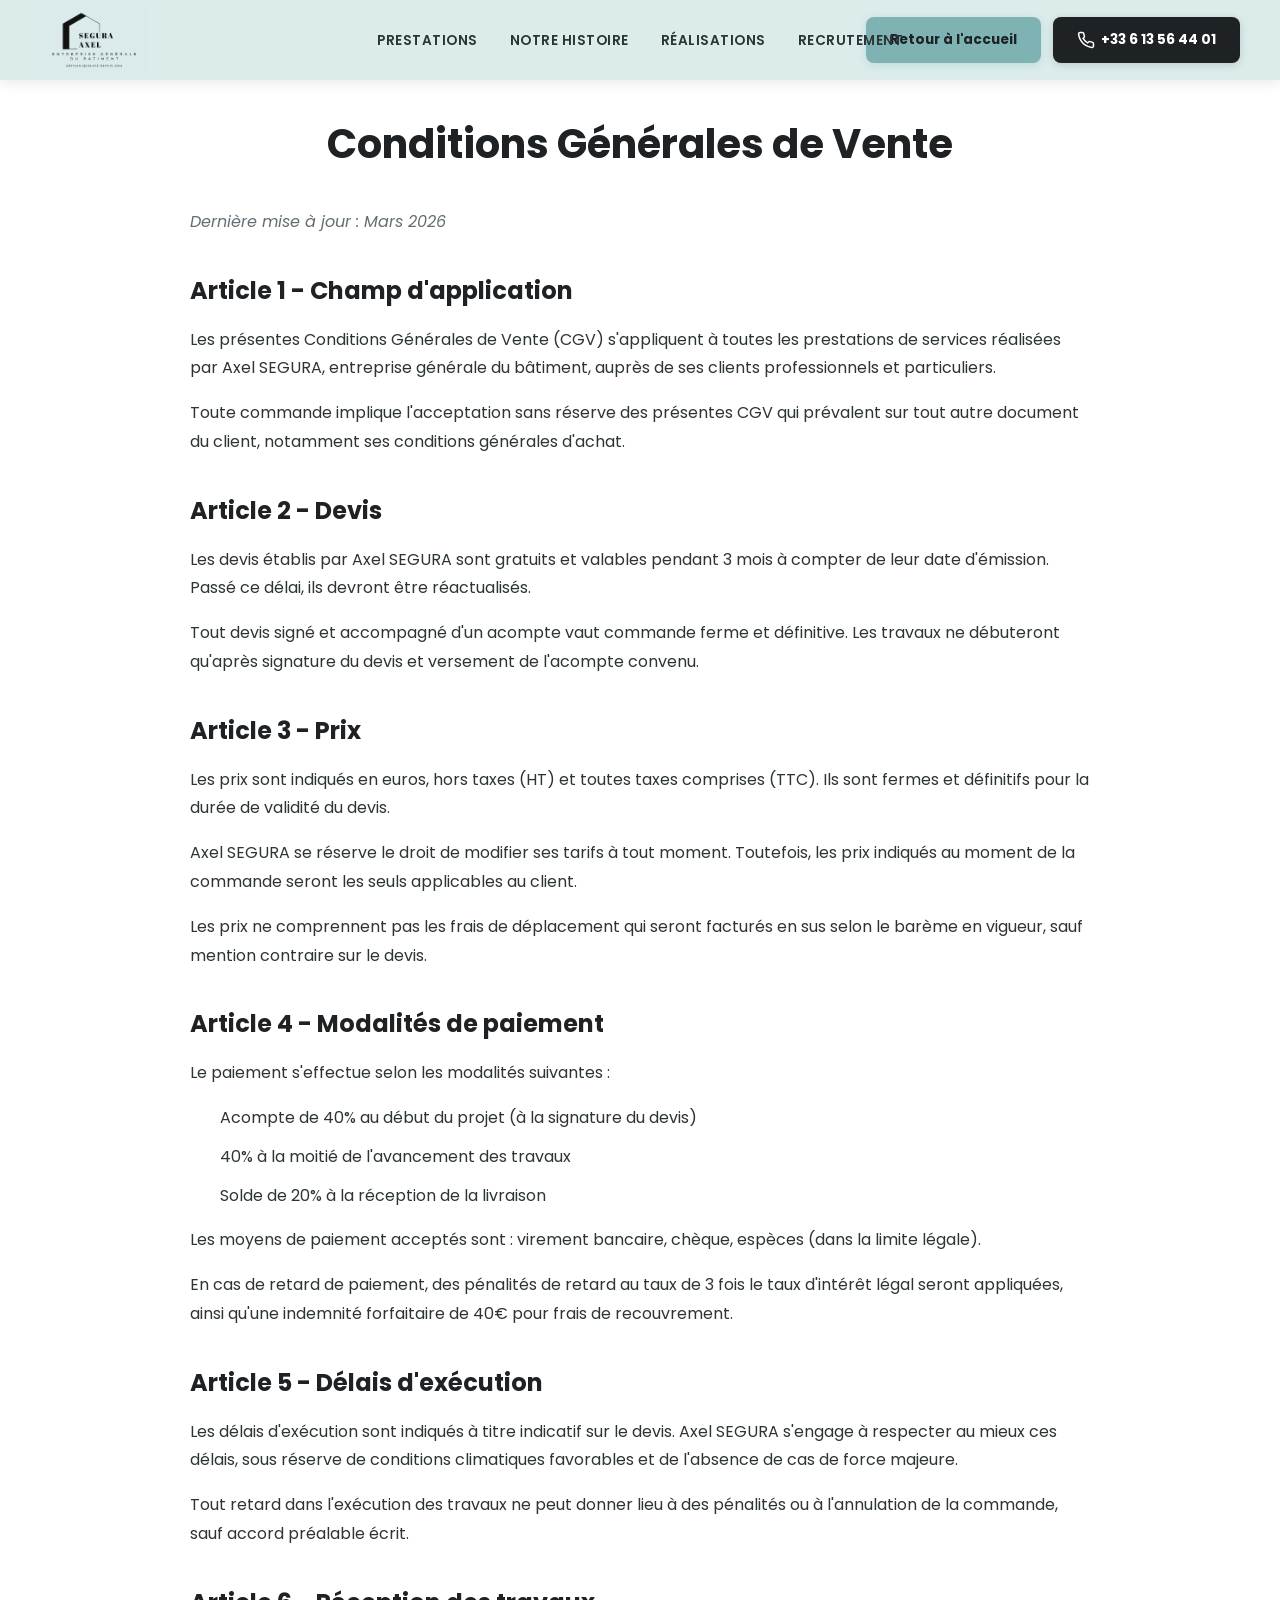
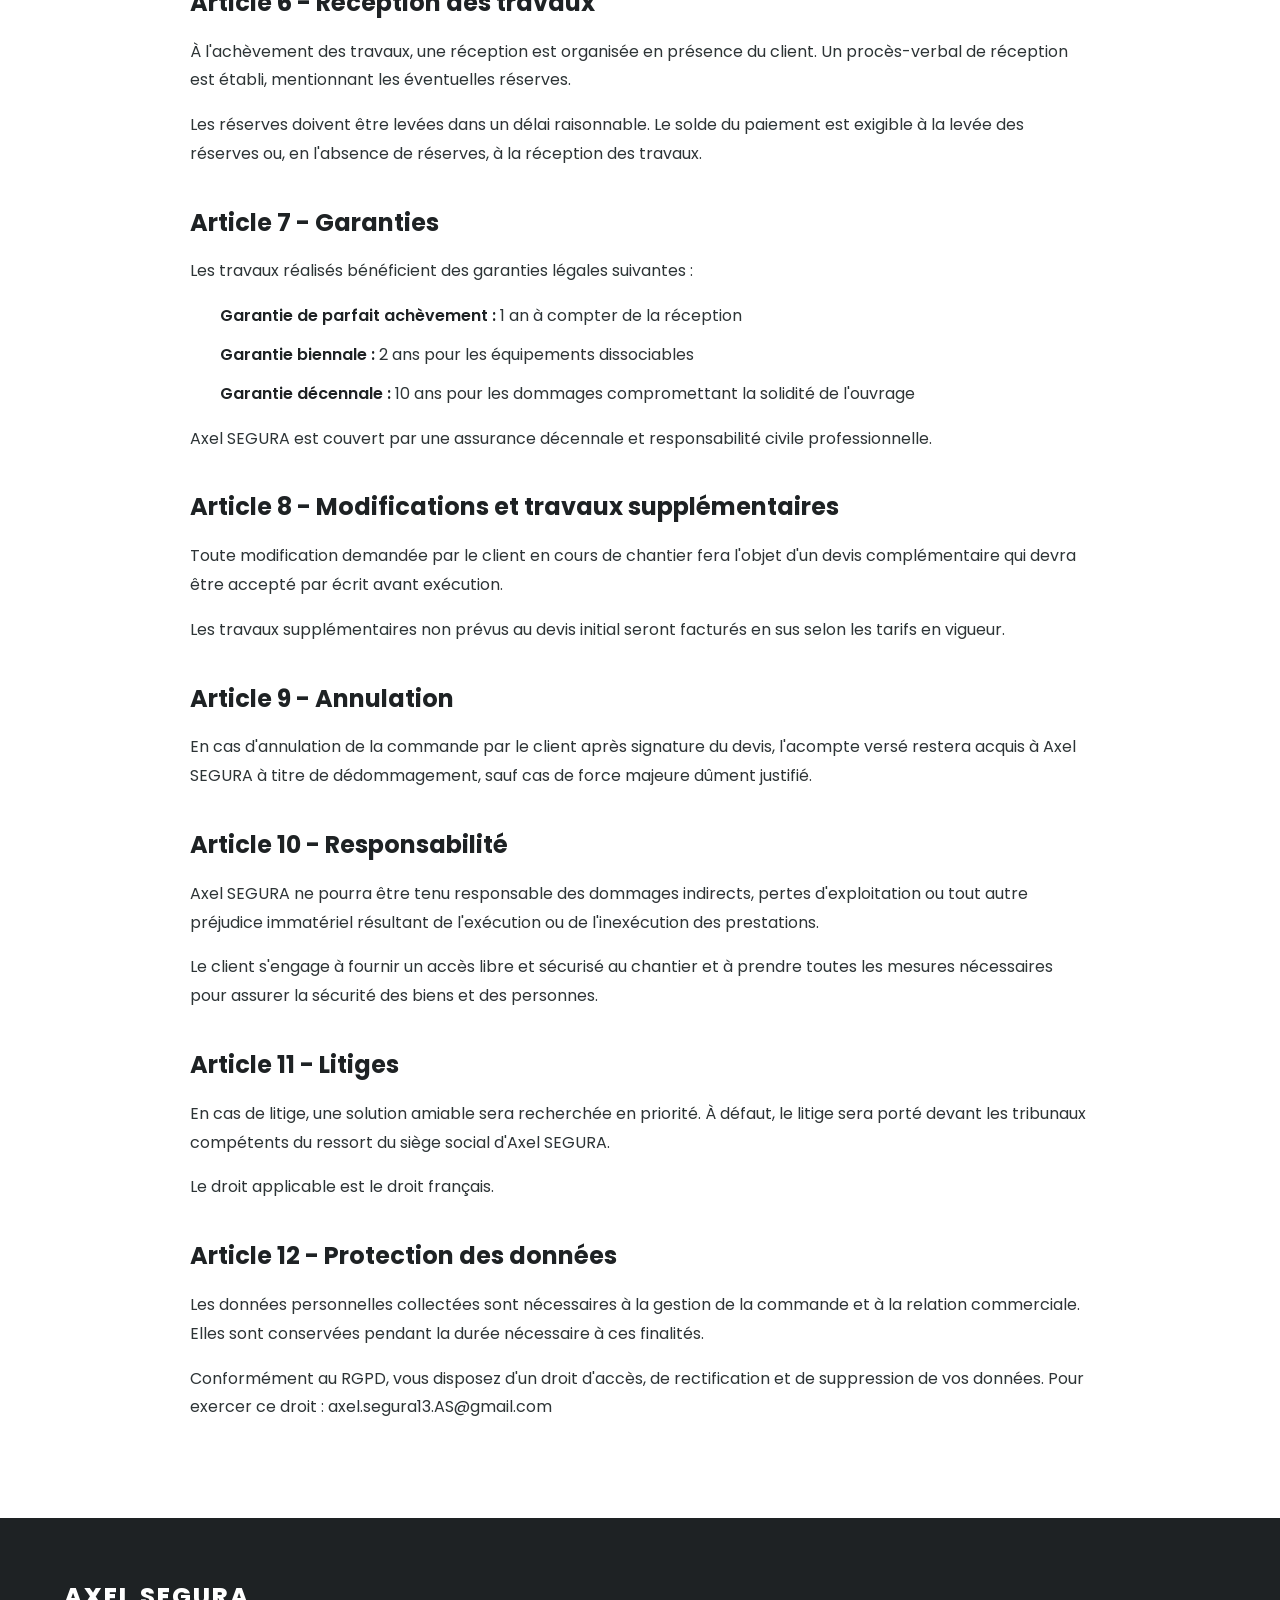
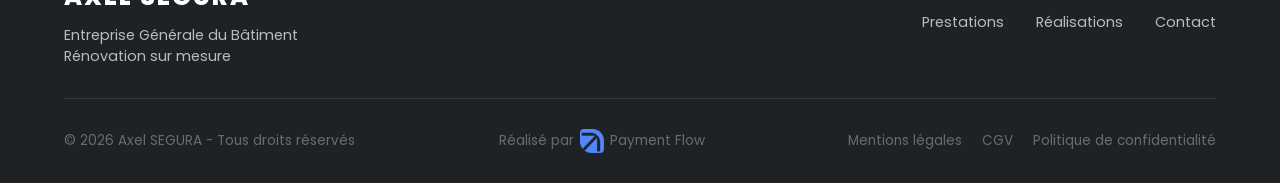
<file: cgv.html>
<!DOCTYPE html>
<html lang="fr">
<head>
    <!-- Google tag (gtag.js) -->
    <script async src="https://www.googletagmanager.com/gtag/js?id=G-M253PGZ523"></script>
    <script>
      window.dataLayer = window.dataLayer || [];
      function gtag(){dataLayer.push(arguments);}
      gtag('js', new Date());

      gtag('config', 'G-M253PGZ523');
    </script>
    <meta charset="UTF-8">
    <meta name="viewport" content="width=device-width, initial-scale=1.0">
    <title>Conditions Générales de Vente - Axel SEGURA</title>
    <link rel="canonical" href="https://www.axel-segura-renovation.fr/cgv">
    <link rel="icon" type="image/png" href="favicon.png">
    <link rel="apple-touch-icon" href="favicon.png">
    <link rel="stylesheet" href="styles.css">
    <link rel="preconnect" href="https://fonts.googleapis.com">
    <link rel="preconnect" href="https://fonts.gstatic.com" crossorigin>
    <link href="https://fonts.googleapis.com/css2?family=Poppins:ital,wght@0,400;0,500;0,600;0,700;0,800;1,400;1,500;1,600&display=swap" rel="stylesheet">
</head>
<body>
    <nav class="navbar scrolled" id="navbar">
        <div class="nav-container">
            <a href="index.html" class="nav-logo">
                <img src="AXEL-Logo.png" alt="Axel SEGURA - Entreprise Générale du Bâtiment" class="logo-image">
            </a>
            <ul class="nav-menu" id="navMenu">
                <li><a href="index.html#prestations" class="nav-link">Prestations</a></li>
                <li><a href="index.html#histoire" class="nav-link">Notre Histoire</a></li>
                <li><a href="index.html#realisations" class="nav-link">Réalisations</a></li>
                <li><a href="index.html#recrutement" class="nav-link">Recrutement</a></li>
            </ul>
            <div class="nav-cta-group">
                <a href="index.html" class="nav-cta-devis">Retour à l'accueil</a>
                <a href="tel:+33613564401" class="nav-cta-phone">
                    <svg viewBox="0 0 24 24" fill="none" stroke="currentColor" stroke-width="2" style="width: 18px; height: 18px; display: inline-block; vertical-align: middle; margin-right: 6px;">
                        <path d="M22 16.92v3a2 2 0 01-2.18 2 19.79 19.79 0 01-8.63-3.07 19.5 19.5 0 01-6-6 19.79 19.79 0 01-3.07-8.67A2 2 0 014.11 2h3a2 2 0 012 1.72 12.84 12.84 0 00.7 2.81 2 2 0 01-.45 2.11L8.09 9.91a16 16 0 006 6l1.27-1.27a2 2 0 012.11-.45 12.84 12.84 0 002.81.7A2 2 0 0122 16.92z"/>
                    </svg>
                    +33 6 13 56 44 01
                </a>
            </div>
        </div>
    </nav>

    <section class="legal-page">
        <div class="container">
            <h1>Conditions Générales de Vente</h1>
            
            <div class="legal-content">
                <p><em>Dernière mise à jour : Mars 2026</em></p>

                <h2>Article 1 - Champ d'application</h2>
                <p>
                    Les présentes Conditions Générales de Vente (CGV) s'appliquent à toutes les prestations de services 
                    réalisées par Axel SEGURA, entreprise générale du bâtiment, auprès de ses clients professionnels 
                    et particuliers.
                </p>
                <p>
                    Toute commande implique l'acceptation sans réserve des présentes CGV qui prévalent sur tout autre 
                    document du client, notamment ses conditions générales d'achat.
                </p>

                <h2>Article 2 - Devis</h2>
                <p>
                    Les devis établis par Axel SEGURA sont gratuits et valables pendant 3 mois à compter de leur date 
                    d'émission. Passé ce délai, ils devront être réactualisés.
                </p>
                <p>
                    Tout devis signé et accompagné d'un acompte vaut commande ferme et définitive. Les travaux ne 
                    débuteront qu'après signature du devis et versement de l'acompte convenu.
                </p>

                <h2>Article 3 - Prix</h2>
                <p>
                    Les prix sont indiqués en euros, hors taxes (HT) et toutes taxes comprises (TTC). Ils sont fermes 
                    et définitifs pour la durée de validité du devis.
                </p>
                <p>
                    Axel SEGURA se réserve le droit de modifier ses tarifs à tout moment. Toutefois, les prix indiqués 
                    au moment de la commande seront les seuls applicables au client.
                </p>
                <p>
                    Les prix ne comprennent pas les frais de déplacement qui seront facturés en sus selon le barème 
                    en vigueur, sauf mention contraire sur le devis.
                </p>

                <h2>Article 4 - Modalités de paiement</h2>
                <p>
                    Le paiement s'effectue selon les modalités suivantes :
                </p>
                <ul>
                    <li>Acompte de 40% au début du projet (à la signature du devis)</li>
                    <li>40% à la moitié de l'avancement des travaux</li>
                    <li>Solde de 20% à la réception de la livraison</li>
                </ul>
                <p>
                    Les moyens de paiement acceptés sont : virement bancaire, chèque, espèces (dans la limite légale).
                </p>
                <p>
                    En cas de retard de paiement, des pénalités de retard au taux de 3 fois le taux d'intérêt légal 
                    seront appliquées, ainsi qu'une indemnité forfaitaire de 40€ pour frais de recouvrement.
                </p>

                <h2>Article 5 - Délais d'exécution</h2>
                <p>
                    Les délais d'exécution sont indiqués à titre indicatif sur le devis. Axel SEGURA s'engage à respecter 
                    au mieux ces délais, sous réserve de conditions climatiques favorables et de l'absence de cas de force majeure.
                </p>
                <p>
                    Tout retard dans l'exécution des travaux ne peut donner lieu à des pénalités ou à l'annulation de 
                    la commande, sauf accord préalable écrit.
                </p>

                <h2>Article 6 - Réception des travaux</h2>
                <p>
                    À l'achèvement des travaux, une réception est organisée en présence du client. Un procès-verbal de 
                    réception est établi, mentionnant les éventuelles réserves.
                </p>
                <p>
                    Les réserves doivent être levées dans un délai raisonnable. Le solde du paiement est exigible à la 
                    levée des réserves ou, en l'absence de réserves, à la réception des travaux.
                </p>

                <h2>Article 7 - Garanties</h2>
                <p>
                    Les travaux réalisés bénéficient des garanties légales suivantes :
                </p>
                <ul>
                    <li><strong>Garantie de parfait achèvement :</strong> 1 an à compter de la réception</li>
                    <li><strong>Garantie biennale :</strong> 2 ans pour les équipements dissociables</li>
                    <li><strong>Garantie décennale :</strong> 10 ans pour les dommages compromettant la solidité de l'ouvrage</li>
                </ul>
                <p>
                    Axel SEGURA est couvert par une assurance décennale et responsabilité civile professionnelle.
                </p>

                <h2>Article 8 - Modifications et travaux supplémentaires</h2>
                <p>
                    Toute modification demandée par le client en cours de chantier fera l'objet d'un devis complémentaire 
                    qui devra être accepté par écrit avant exécution.
                </p>
                <p>
                    Les travaux supplémentaires non prévus au devis initial seront facturés en sus selon les tarifs en vigueur.
                </p>

                <h2>Article 9 - Annulation</h2>
                <p>
                    En cas d'annulation de la commande par le client après signature du devis, l'acompte versé restera 
                    acquis à Axel SEGURA à titre de dédommagement, sauf cas de force majeure dûment justifié.
                </p>

                <h2>Article 10 - Responsabilité</h2>
                <p>
                    Axel SEGURA ne pourra être tenu responsable des dommages indirects, pertes d'exploitation ou tout 
                    autre préjudice immatériel résultant de l'exécution ou de l'inexécution des prestations.
                </p>
                <p>
                    Le client s'engage à fournir un accès libre et sécurisé au chantier et à prendre toutes les mesures 
                    nécessaires pour assurer la sécurité des biens et des personnes.
                </p>

                <h2>Article 11 - Litiges</h2>
                <p>
                    En cas de litige, une solution amiable sera recherchée en priorité. À défaut, le litige sera porté 
                    devant les tribunaux compétents du ressort du siège social d'Axel SEGURA.
                </p>
                <p>
                    Le droit applicable est le droit français.
                </p>

                <h2>Article 12 - Protection des données</h2>
                <p>
                    Les données personnelles collectées sont nécessaires à la gestion de la commande et à la relation 
                    commerciale. Elles sont conservées pendant la durée nécessaire à ces finalités.
                </p>
                <p>
                    Conformément au RGPD, vous disposez d'un droit d'accès, de rectification et de suppression de vos 
                    données. Pour exercer ce droit : axel.segura13.AS@gmail.com
                </p>
            </div>

        </div>
    </section>

    <footer class="footer">
        <div class="container">
            <div class="footer-content">
                <div class="footer-brand">
                    <span class="footer-logo">AXEL SEGURA</span>
                    <p>Entreprise Générale du Bâtiment<br>Rénovation sur mesure</p>
                </div>
                <div class="footer-links">
                    <a href="index.html#prestations">Prestations</a>
                    <a href="index.html#realisations">Réalisations</a>
                    <a href="index.html#contact">Contact</a>
                </div>
            </div>
            <div class="footer-bottom">
                <p>&copy; 2026 Axel SEGURA - Tous droits réservés</p>
                <a href="https://www.payment-flow.fr" target="_blank" rel="noopener" class="footer-credit">
                    <span>Réalisé par</span>
                    <img src="Design sans titre (54).png" alt="Payment Flow" width="24" height="24">
                    <span>Payment Flow</span>
                </a>
                <div class="footer-legal">
                    <a href="mentions-legales.html">Mentions légales</a>
                    <a href="cgv.html">CGV</a>
                    <a href="politique-confidentialite.html">Politique de confidentialité</a>
                </div>
            </div>
        </div>
    </footer>
</body>
</html>
</file>
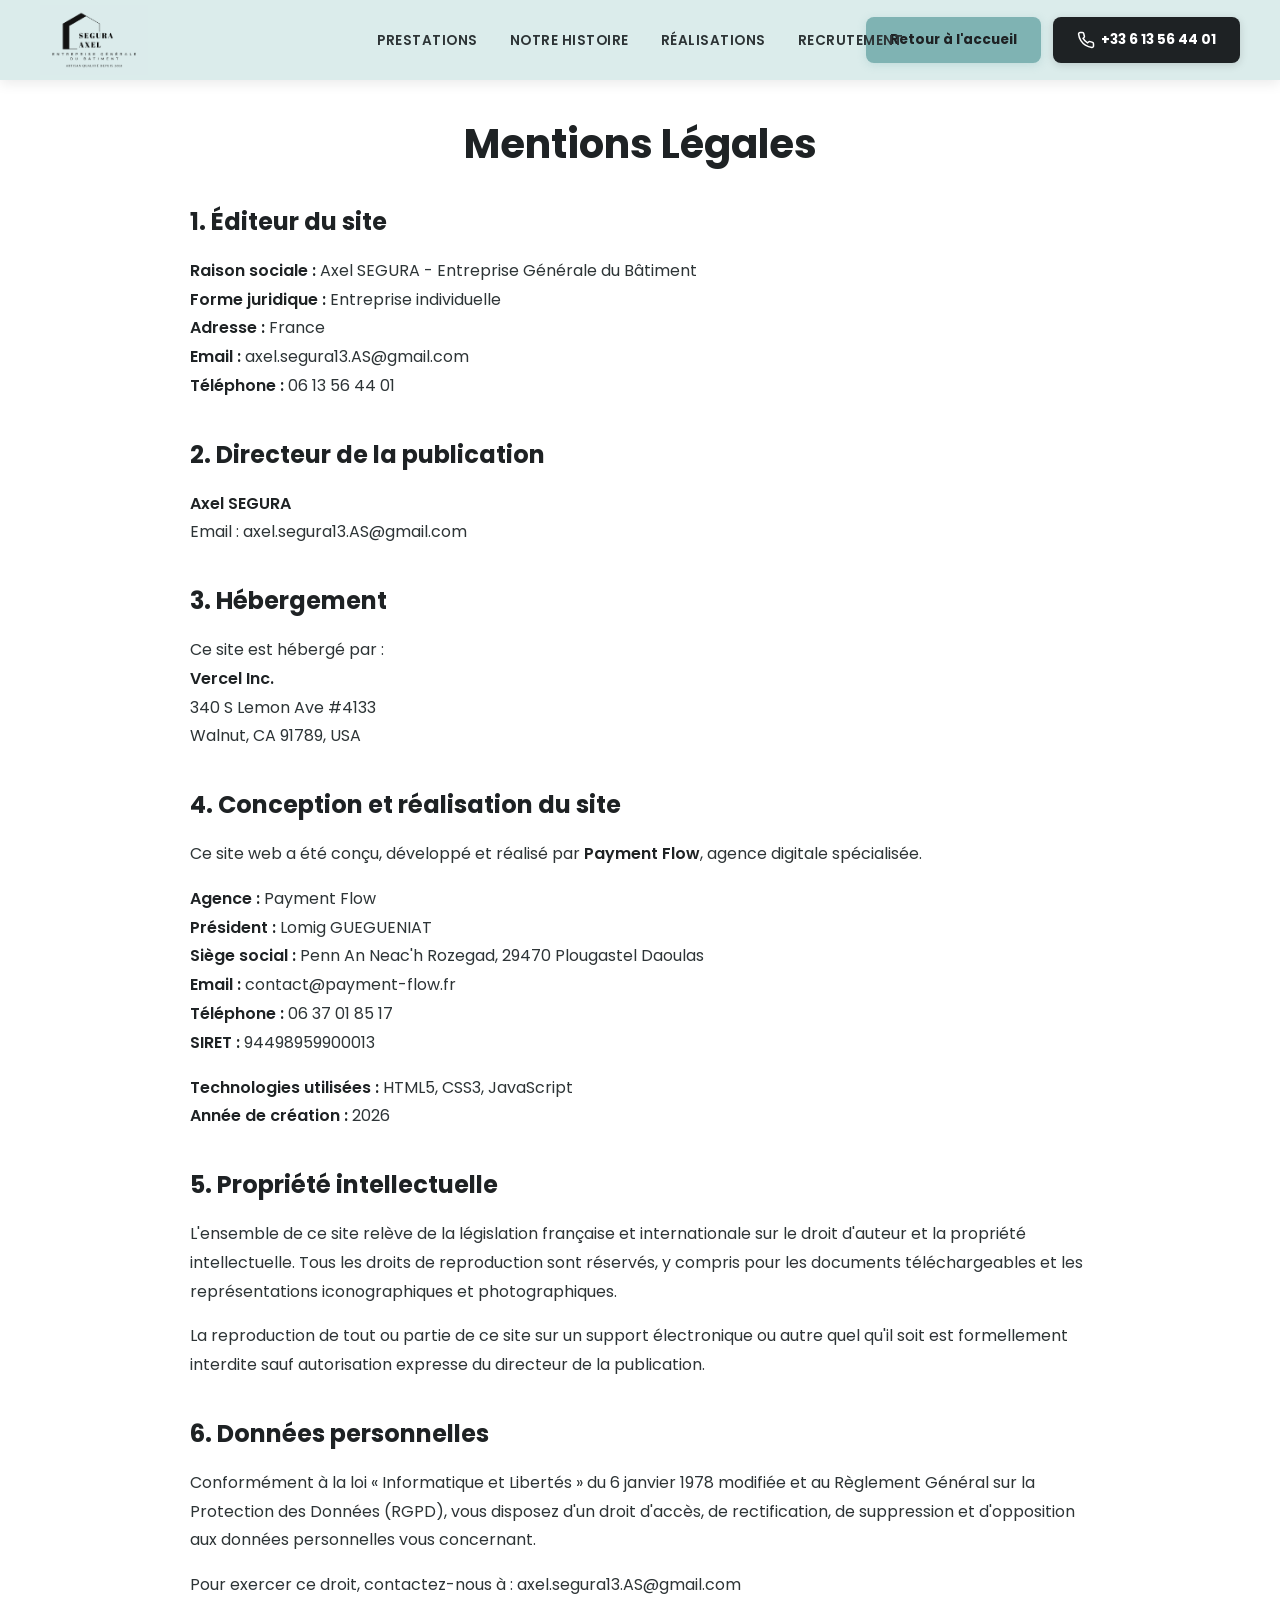
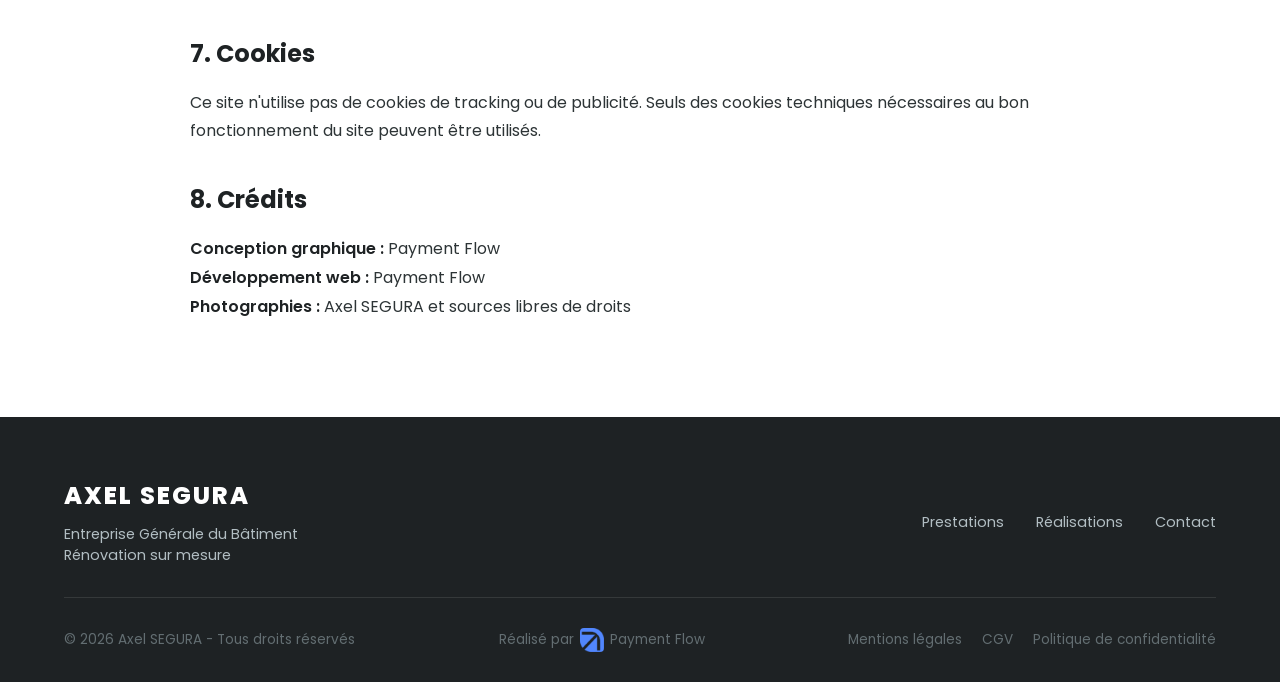
<file: mentions-legales.html>
<!DOCTYPE html>
<html lang="fr">
<head>
    <!-- Google tag (gtag.js) -->
    <script async src="https://www.googletagmanager.com/gtag/js?id=G-M253PGZ523"></script>
    <script>
      window.dataLayer = window.dataLayer || [];
      function gtag(){dataLayer.push(arguments);}
      gtag('js', new Date());

      gtag('config', 'G-M253PGZ523');
    </script>
    <meta charset="UTF-8">
    <meta name="viewport" content="width=device-width, initial-scale=1.0">
    <title>Mentions Légales - Axel SEGURA</title>
    <link rel="canonical" href="https://www.axel-segura-renovation.fr/mentions-legales">
    <link rel="icon" type="image/png" href="favicon.png">
    <link rel="apple-touch-icon" href="favicon.png">
    <link rel="stylesheet" href="styles.css">
    <link rel="preconnect" href="https://fonts.googleapis.com">
    <link rel="preconnect" href="https://fonts.gstatic.com" crossorigin>
    <link href="https://fonts.googleapis.com/css2?family=Poppins:ital,wght@0,400;0,500;0,600;0,700;0,800;1,400;1,500;1,600&display=swap" rel="stylesheet">
</head>
<body>
    <nav class="navbar scrolled" id="navbar">
        <div class="nav-container">
            <a href="index.html" class="nav-logo">
                <img src="AXEL-Logo.png" alt="Axel SEGURA - Entreprise Générale du Bâtiment" class="logo-image">
            </a>
            <ul class="nav-menu" id="navMenu">
                <li><a href="index.html#prestations" class="nav-link">Prestations</a></li>
                <li><a href="index.html#histoire" class="nav-link">Notre Histoire</a></li>
                <li><a href="index.html#realisations" class="nav-link">Réalisations</a></li>
                <li><a href="index.html#recrutement" class="nav-link">Recrutement</a></li>
            </ul>
            <div class="nav-cta-group">
                <a href="index.html" class="nav-cta-devis">Retour à l'accueil</a>
                <a href="tel:+33613564401" class="nav-cta-phone">
                    <svg viewBox="0 0 24 24" fill="none" stroke="currentColor" stroke-width="2" style="width: 18px; height: 18px; display: inline-block; vertical-align: middle; margin-right: 6px;">
                        <path d="M22 16.92v3a2 2 0 01-2.18 2 19.79 19.79 0 01-8.63-3.07 19.5 19.5 0 01-6-6 19.79 19.79 0 01-3.07-8.67A2 2 0 014.11 2h3a2 2 0 012 1.72 12.84 12.84 0 00.7 2.81 2 2 0 01-.45 2.11L8.09 9.91a16 16 0 006 6l1.27-1.27a2 2 0 012.11-.45 12.84 12.84 0 002.81.7A2 2 0 0122 16.92z"/>
                    </svg>
                    +33 6 13 56 44 01
                </a>
            </div>
        </div>
    </nav>

    <section class="legal-page">
        <div class="container">
            <h1>Mentions Légales</h1>
            
            <div class="legal-content">
                <h2>1. Éditeur du site</h2>
                <p>
                    <strong>Raison sociale :</strong> Axel SEGURA - Entreprise Générale du Bâtiment<br>
                    <strong>Forme juridique :</strong> Entreprise individuelle<br>
                    <strong>Adresse :</strong> France<br>
                    <strong>Email :</strong> axel.segura13.AS@gmail.com<br>
                    <strong>Téléphone :</strong> 06 13 56 44 01
                </p>

                <h2>2. Directeur de la publication</h2>
                <p>
                    <strong>Axel SEGURA</strong><br>
                    Email : axel.segura13.AS@gmail.com
                </p>

                <h2>3. Hébergement</h2>
                <p>
                    Ce site est hébergé par :<br>
                    <strong>Vercel Inc.</strong><br>
                    340 S Lemon Ave #4133<br>
                    Walnut, CA 91789, USA
                </p>

                <h2>4. Conception et réalisation du site</h2>
                <p>
                    Ce site web a été conçu, développé et réalisé par <strong>Payment Flow</strong>, agence digitale spécialisée.
                </p>
                <p>
                    <strong>Agence :</strong> Payment Flow<br>
                    <strong>Président :</strong> Lomig GUEGUENIAT<br>
                    <strong>Siège social :</strong> Penn An Neac'h Rozegad, 29470 Plougastel Daoulas<br>
                    <strong>Email :</strong> contact@payment-flow.fr<br>
                    <strong>Téléphone :</strong> 06 37 01 85 17<br>
                    <strong>SIRET :</strong> 94498959900013
                </p>
                <p>
                    <strong>Technologies utilisées :</strong> HTML5, CSS3, JavaScript<br>
                    <strong>Année de création :</strong> 2026
                </p>

                <h2>5. Propriété intellectuelle</h2>
                <p>
                    L'ensemble de ce site relève de la législation française et internationale sur le droit d'auteur 
                    et la propriété intellectuelle. Tous les droits de reproduction sont réservés, y compris pour 
                    les documents téléchargeables et les représentations iconographiques et photographiques.
                </p>
                <p>
                    La reproduction de tout ou partie de ce site sur un support électronique ou autre quel qu'il soit 
                    est formellement interdite sauf autorisation expresse du directeur de la publication.
                </p>

                <h2>6. Données personnelles</h2>
                <p>
                    Conformément à la loi « Informatique et Libertés » du 6 janvier 1978 modifiée et au Règlement 
                    Général sur la Protection des Données (RGPD), vous disposez d'un droit d'accès, de rectification, 
                    de suppression et d'opposition aux données personnelles vous concernant.
                </p>
                <p>
                    Pour exercer ce droit, contactez-nous à : axel.segura13.AS@gmail.com
                </p>

                <h2>7. Cookies</h2>
                <p>
                    Ce site n'utilise pas de cookies de tracking ou de publicité. Seuls des cookies techniques 
                    nécessaires au bon fonctionnement du site peuvent être utilisés.
                </p>

                <h2>8. Crédits</h2>
                <p>
                    <strong>Conception graphique :</strong> Payment Flow<br>
                    <strong>Développement web :</strong> Payment Flow<br>
                    <strong>Photographies :</strong> Axel SEGURA et sources libres de droits
                </p>
            </div>

        </div>
    </section>

    <footer class="footer">
        <div class="container">
            <div class="footer-content">
                <div class="footer-brand">
                    <span class="footer-logo">AXEL SEGURA</span>
                    <p>Entreprise Générale du Bâtiment<br>Rénovation sur mesure</p>
                </div>
                <div class="footer-links">
                    <a href="index.html#prestations">Prestations</a>
                    <a href="index.html#realisations">Réalisations</a>
                    <a href="index.html#contact">Contact</a>
                </div>
            </div>
            <div class="footer-bottom">
                <p>&copy; 2026 Axel SEGURA - Tous droits réservés</p>
                <a href="https://www.payment-flow.fr" target="_blank" rel="noopener" class="footer-credit">
                    <span>Réalisé par</span>
                    <img src="Design sans titre (54).png" alt="Payment Flow" width="24" height="24">
                    <span>Payment Flow</span>
                </a>
                <div class="footer-legal">
                    <a href="mentions-legales.html">Mentions légales</a>
                    <a href="cgv.html">CGV</a>
                    <a href="politique-confidentialite.html">Politique de confidentialité</a>
                </div>
            </div>
        </div>
    </footer>
</body>
</html>
</file>
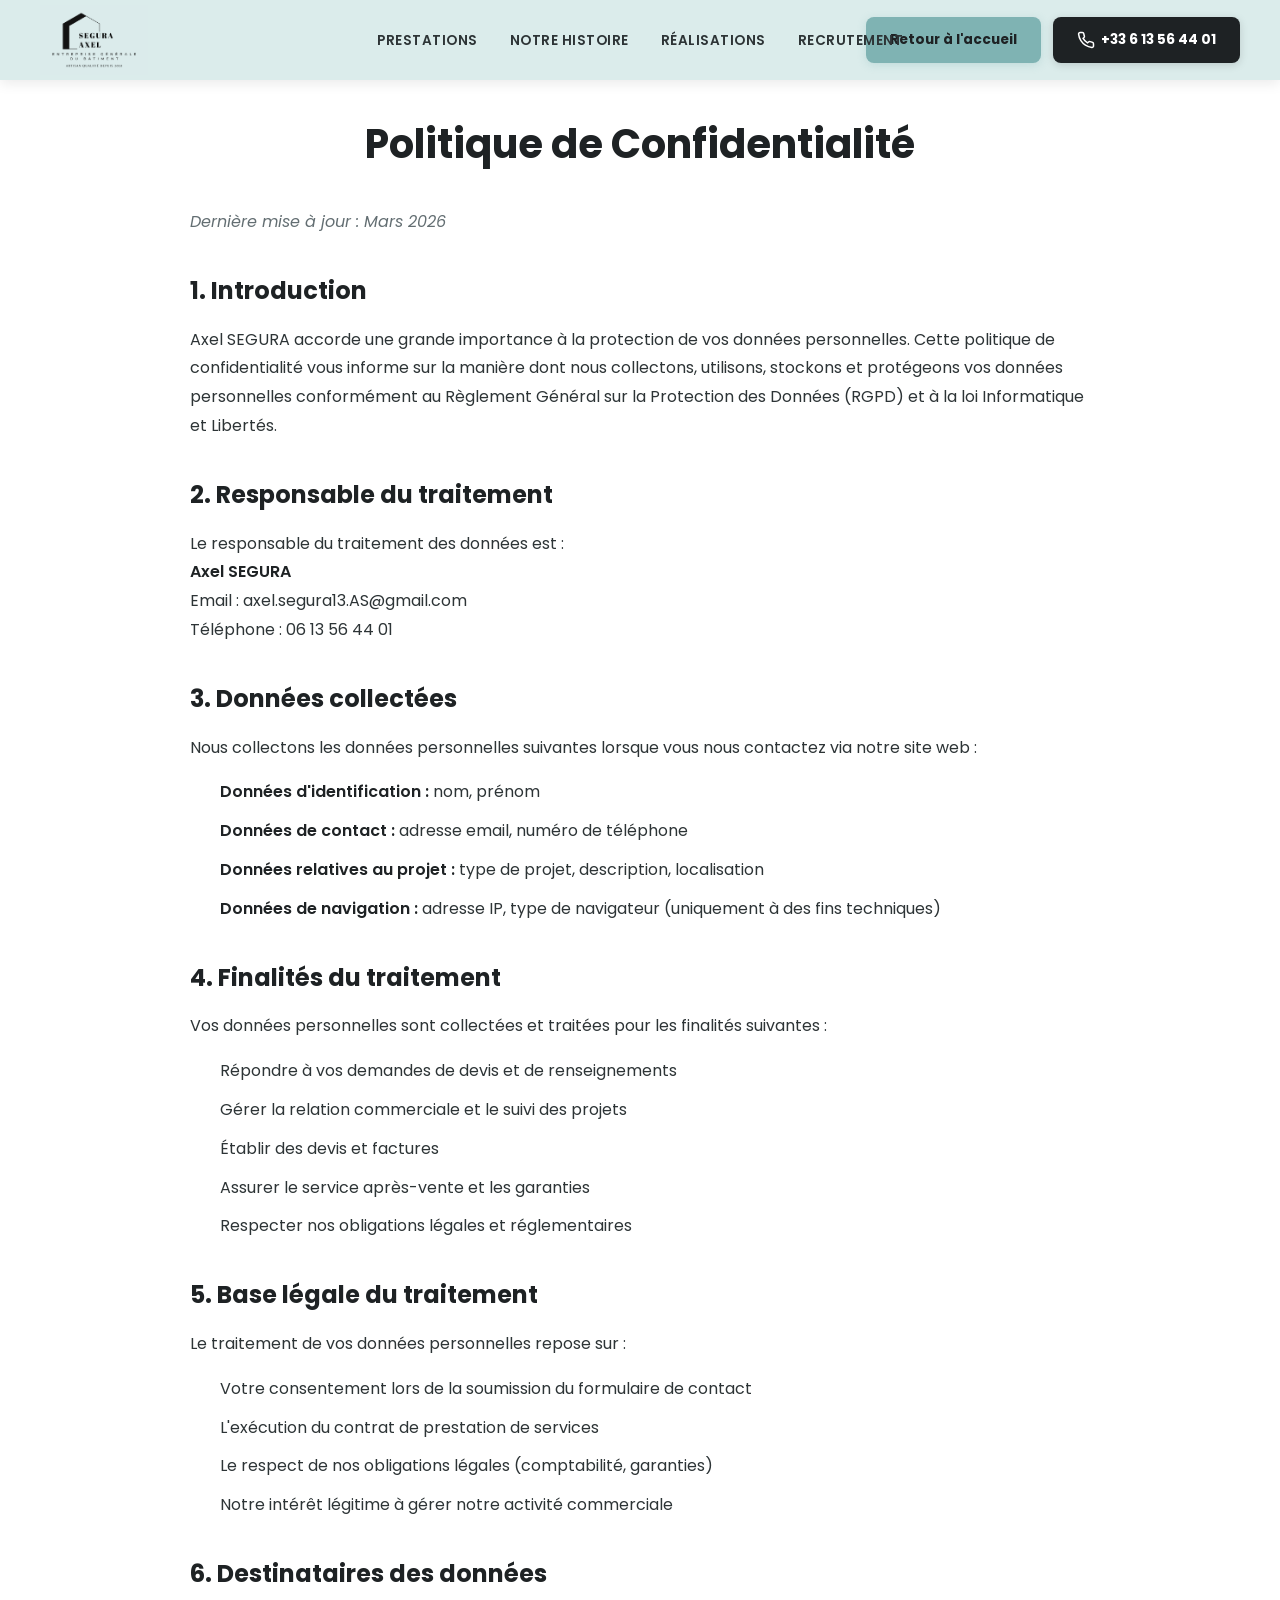
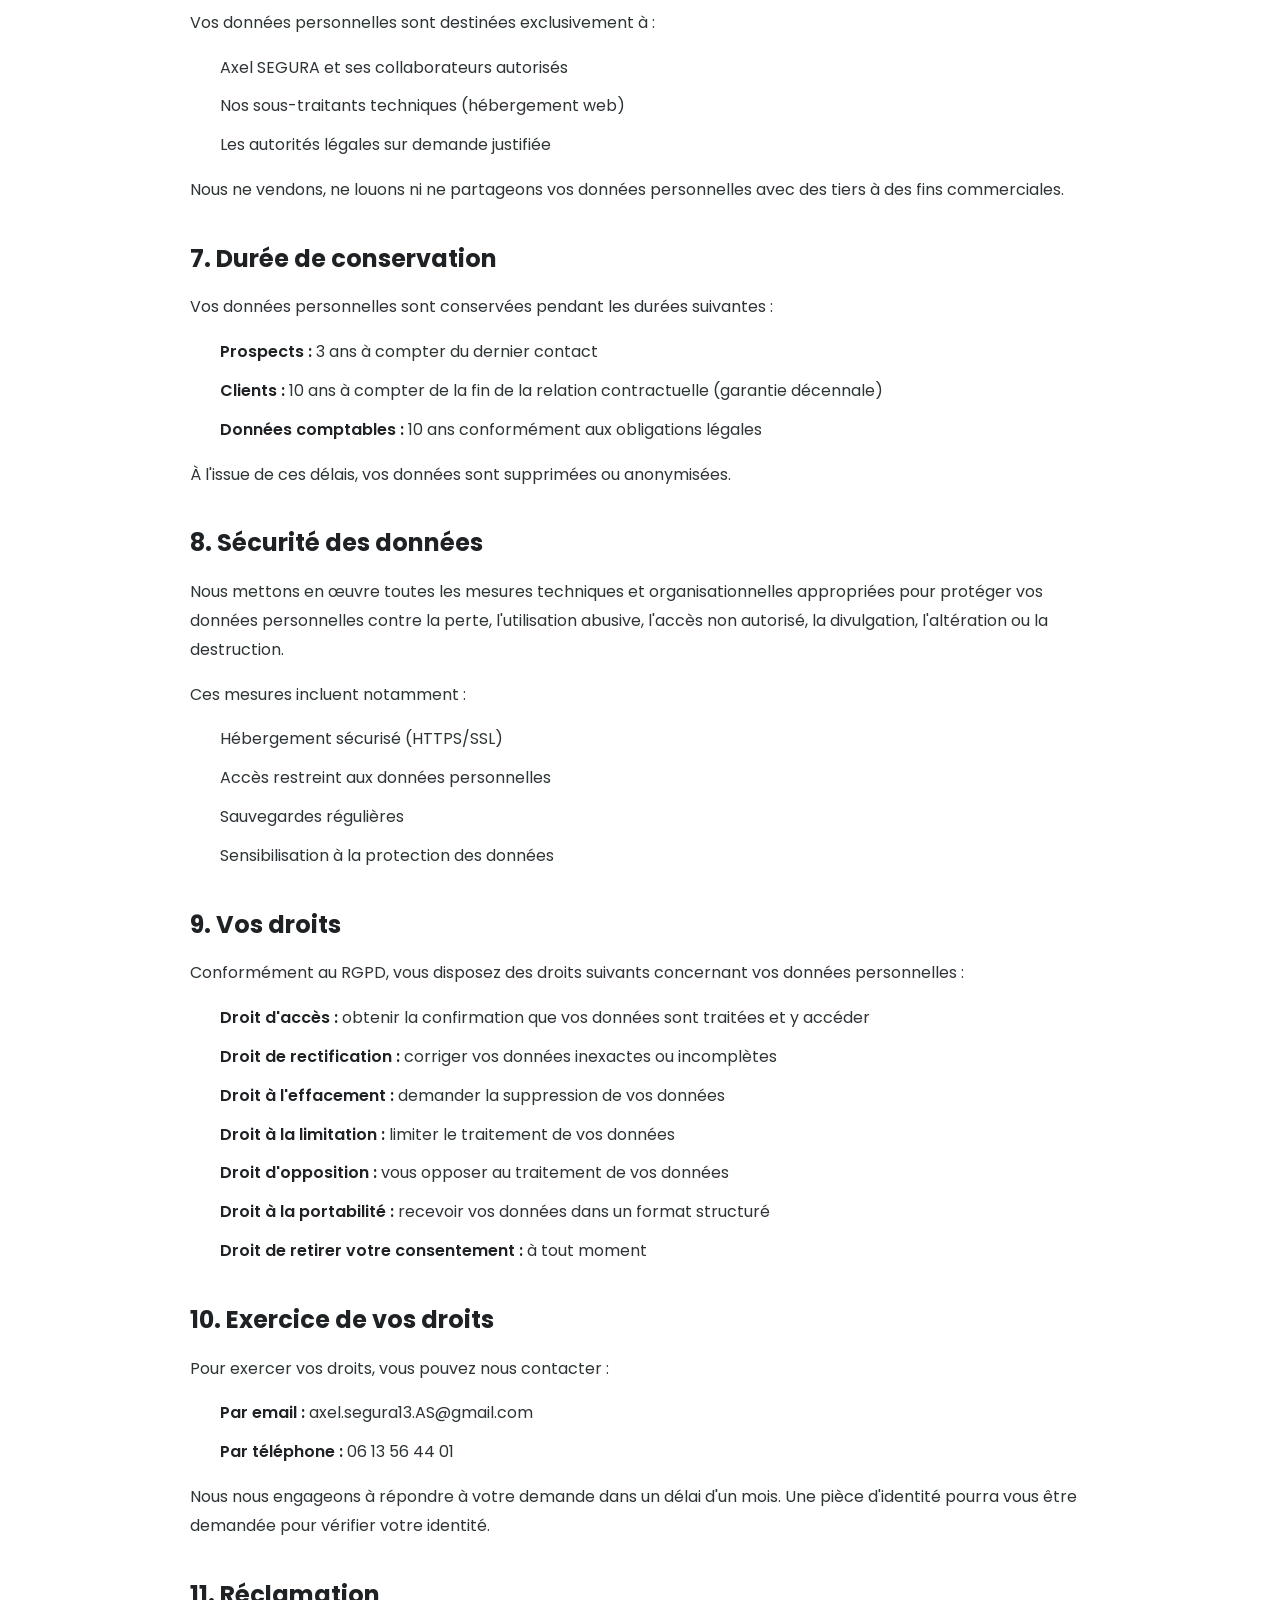
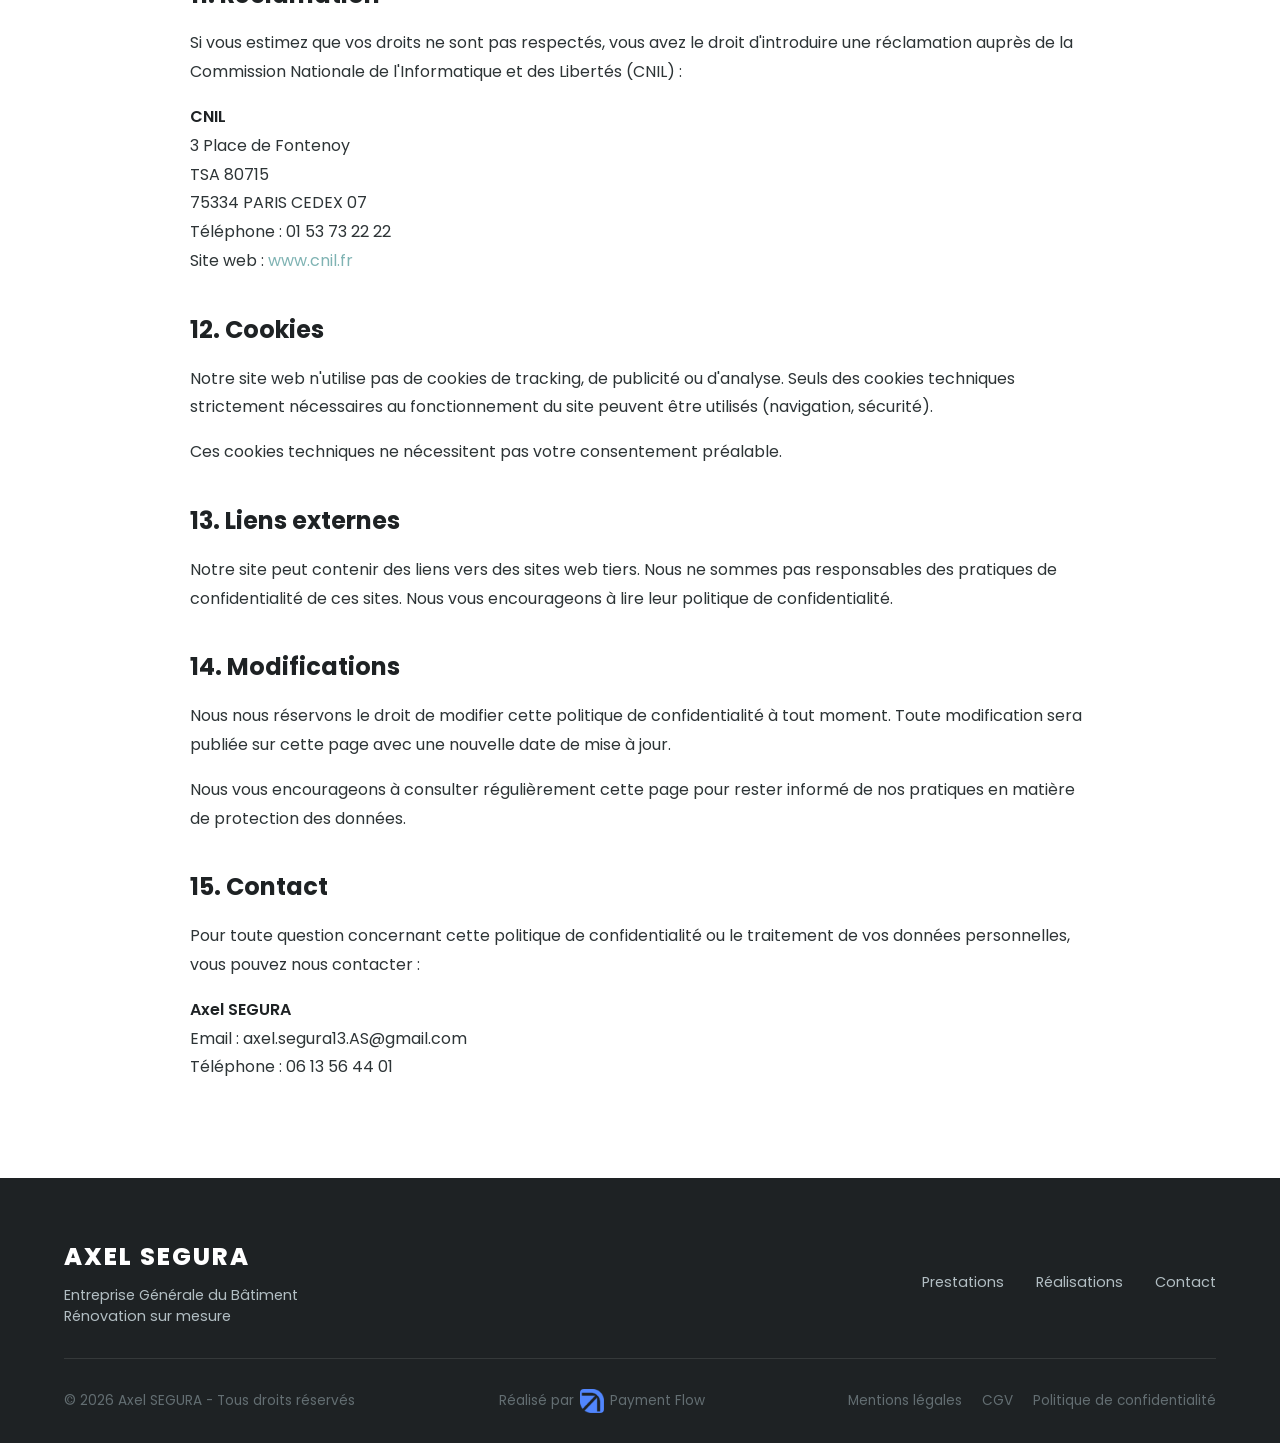
<file: politique-confidentialite.html>
<!DOCTYPE html>
<html lang="fr">
<head>
    <!-- Google tag (gtag.js) -->
    <script async src="https://www.googletagmanager.com/gtag/js?id=G-M253PGZ523"></script>
    <script>
      window.dataLayer = window.dataLayer || [];
      function gtag(){dataLayer.push(arguments);}
      gtag('js', new Date());

      gtag('config', 'G-M253PGZ523');
    </script>
    <meta charset="UTF-8">
    <meta name="viewport" content="width=device-width, initial-scale=1.0">
    <title>Politique de Confidentialité - Axel SEGURA</title>
    <link rel="canonical" href="https://www.axel-segura-renovation.fr/politique-confidentialite">
    <link rel="icon" type="image/png" href="favicon.png">
    <link rel="apple-touch-icon" href="favicon.png">
    <link rel="stylesheet" href="styles.css">
    <link rel="preconnect" href="https://fonts.googleapis.com">
    <link rel="preconnect" href="https://fonts.gstatic.com" crossorigin>
    <link href="https://fonts.googleapis.com/css2?family=Poppins:ital,wght@0,400;0,500;0,600;0,700;0,800;1,400;1,500;1,600&display=swap" rel="stylesheet">
</head>
<body>
    <nav class="navbar scrolled" id="navbar">
        <div class="nav-container">
            <a href="index.html" class="nav-logo">
                <img src="AXEL-Logo.png" alt="Axel SEGURA - Entreprise Générale du Bâtiment" class="logo-image">
            </a>
            <ul class="nav-menu" id="navMenu">
                <li><a href="index.html#prestations" class="nav-link">Prestations</a></li>
                <li><a href="index.html#histoire" class="nav-link">Notre Histoire</a></li>
                <li><a href="index.html#realisations" class="nav-link">Réalisations</a></li>
                <li><a href="index.html#recrutement" class="nav-link">Recrutement</a></li>
            </ul>
            <div class="nav-cta-group">
                <a href="index.html" class="nav-cta-devis">Retour à l'accueil</a>
                <a href="tel:+33613564401" class="nav-cta-phone">
                    <svg viewBox="0 0 24 24" fill="none" stroke="currentColor" stroke-width="2" style="width: 18px; height: 18px; display: inline-block; vertical-align: middle; margin-right: 6px;">
                        <path d="M22 16.92v3a2 2 0 01-2.18 2 19.79 19.79 0 01-8.63-3.07 19.5 19.5 0 01-6-6 19.79 19.79 0 01-3.07-8.67A2 2 0 014.11 2h3a2 2 0 012 1.72 12.84 12.84 0 00.7 2.81 2 2 0 01-.45 2.11L8.09 9.91a16 16 0 006 6l1.27-1.27a2 2 0 012.11-.45 12.84 12.84 0 002.81.7A2 2 0 0122 16.92z"/>
                    </svg>
                    +33 6 13 56 44 01
                </a>
            </div>
        </div>
    </nav>

    <section class="legal-page">
        <div class="container">
            <h1>Politique de Confidentialité</h1>
            
            <div class="legal-content">
                <p><em>Dernière mise à jour : Mars 2026</em></p>

                <h2>1. Introduction</h2>
                <p>
                    Axel SEGURA accorde une grande importance à la protection de vos données personnelles. 
                    Cette politique de confidentialité vous informe sur la manière dont nous collectons, utilisons, 
                    stockons et protégeons vos données personnelles conformément au Règlement Général sur la Protection 
                    des Données (RGPD) et à la loi Informatique et Libertés.
                </p>

                <h2>2. Responsable du traitement</h2>
                <p>
                    Le responsable du traitement des données est :<br>
                    <strong>Axel SEGURA</strong><br>
                    Email : axel.segura13.AS@gmail.com<br>
                    Téléphone : 06 13 56 44 01
                </p>

                <h2>3. Données collectées</h2>
                <p>
                    Nous collectons les données personnelles suivantes lorsque vous nous contactez via notre site web :
                </p>
                <ul>
                    <li><strong>Données d'identification :</strong> nom, prénom</li>
                    <li><strong>Données de contact :</strong> adresse email, numéro de téléphone</li>
                    <li><strong>Données relatives au projet :</strong> type de projet, description, localisation</li>
                    <li><strong>Données de navigation :</strong> adresse IP, type de navigateur (uniquement à des fins techniques)</li>
                </ul>

                <h2>4. Finalités du traitement</h2>
                <p>
                    Vos données personnelles sont collectées et traitées pour les finalités suivantes :
                </p>
                <ul>
                    <li>Répondre à vos demandes de devis et de renseignements</li>
                    <li>Gérer la relation commerciale et le suivi des projets</li>
                    <li>Établir des devis et factures</li>
                    <li>Assurer le service après-vente et les garanties</li>
                    <li>Respecter nos obligations légales et réglementaires</li>
                </ul>

                <h2>5. Base légale du traitement</h2>
                <p>
                    Le traitement de vos données personnelles repose sur :
                </p>
                <ul>
                    <li>Votre consentement lors de la soumission du formulaire de contact</li>
                    <li>L'exécution du contrat de prestation de services</li>
                    <li>Le respect de nos obligations légales (comptabilité, garanties)</li>
                    <li>Notre intérêt légitime à gérer notre activité commerciale</li>
                </ul>

                <h2>6. Destinataires des données</h2>
                <p>
                    Vos données personnelles sont destinées exclusivement à :
                </p>
                <ul>
                    <li>Axel SEGURA et ses collaborateurs autorisés</li>
                    <li>Nos sous-traitants techniques (hébergement web)</li>
                    <li>Les autorités légales sur demande justifiée</li>
                </ul>
                <p>
                    Nous ne vendons, ne louons ni ne partageons vos données personnelles avec des tiers à des fins commerciales.
                </p>

                <h2>7. Durée de conservation</h2>
                <p>
                    Vos données personnelles sont conservées pendant les durées suivantes :
                </p>
                <ul>
                    <li><strong>Prospects :</strong> 3 ans à compter du dernier contact</li>
                    <li><strong>Clients :</strong> 10 ans à compter de la fin de la relation contractuelle (garantie décennale)</li>
                    <li><strong>Données comptables :</strong> 10 ans conformément aux obligations légales</li>
                </ul>
                <p>
                    À l'issue de ces délais, vos données sont supprimées ou anonymisées.
                </p>

                <h2>8. Sécurité des données</h2>
                <p>
                    Nous mettons en œuvre toutes les mesures techniques et organisationnelles appropriées pour protéger 
                    vos données personnelles contre la perte, l'utilisation abusive, l'accès non autorisé, la divulgation, 
                    l'altération ou la destruction.
                </p>
                <p>
                    Ces mesures incluent notamment :
                </p>
                <ul>
                    <li>Hébergement sécurisé (HTTPS/SSL)</li>
                    <li>Accès restreint aux données personnelles</li>
                    <li>Sauvegardes régulières</li>
                    <li>Sensibilisation à la protection des données</li>
                </ul>

                <h2>9. Vos droits</h2>
                <p>
                    Conformément au RGPD, vous disposez des droits suivants concernant vos données personnelles :
                </p>
                <ul>
                    <li><strong>Droit d'accès :</strong> obtenir la confirmation que vos données sont traitées et y accéder</li>
                    <li><strong>Droit de rectification :</strong> corriger vos données inexactes ou incomplètes</li>
                    <li><strong>Droit à l'effacement :</strong> demander la suppression de vos données</li>
                    <li><strong>Droit à la limitation :</strong> limiter le traitement de vos données</li>
                    <li><strong>Droit d'opposition :</strong> vous opposer au traitement de vos données</li>
                    <li><strong>Droit à la portabilité :</strong> recevoir vos données dans un format structuré</li>
                    <li><strong>Droit de retirer votre consentement :</strong> à tout moment</li>
                </ul>

                <h2>10. Exercice de vos droits</h2>
                <p>
                    Pour exercer vos droits, vous pouvez nous contacter :
                </p>
                <ul>
                    <li><strong>Par email :</strong> axel.segura13.AS@gmail.com</li>
                    <li><strong>Par téléphone :</strong> 06 13 56 44 01</li>
                </ul>
                <p>
                    Nous nous engageons à répondre à votre demande dans un délai d'un mois. Une pièce d'identité pourra 
                    vous être demandée pour vérifier votre identité.
                </p>

                <h2>11. Réclamation</h2>
                <p>
                    Si vous estimez que vos droits ne sont pas respectés, vous avez le droit d'introduire une réclamation 
                    auprès de la Commission Nationale de l'Informatique et des Libertés (CNIL) :
                </p>
                <p>
                    <strong>CNIL</strong><br>
                    3 Place de Fontenoy<br>
                    TSA 80715<br>
                    75334 PARIS CEDEX 07<br>
                    Téléphone : 01 53 73 22 22<br>
                    Site web : <a href="https://www.cnil.fr" target="_blank">www.cnil.fr</a>
                </p>

                <h2>12. Cookies</h2>
                <p>
                    Notre site web n'utilise pas de cookies de tracking, de publicité ou d'analyse. Seuls des cookies 
                    techniques strictement nécessaires au fonctionnement du site peuvent être utilisés (navigation, sécurité).
                </p>
                <p>
                    Ces cookies techniques ne nécessitent pas votre consentement préalable.
                </p>

                <h2>13. Liens externes</h2>
                <p>
                    Notre site peut contenir des liens vers des sites web tiers. Nous ne sommes pas responsables des 
                    pratiques de confidentialité de ces sites. Nous vous encourageons à lire leur politique de confidentialité.
                </p>

                <h2>14. Modifications</h2>
                <p>
                    Nous nous réservons le droit de modifier cette politique de confidentialité à tout moment. 
                    Toute modification sera publiée sur cette page avec une nouvelle date de mise à jour.
                </p>
                <p>
                    Nous vous encourageons à consulter régulièrement cette page pour rester informé de nos pratiques 
                    en matière de protection des données.
                </p>

                <h2>15. Contact</h2>
                <p>
                    Pour toute question concernant cette politique de confidentialité ou le traitement de vos données 
                    personnelles, vous pouvez nous contacter :
                </p>
                <p>
                    <strong>Axel SEGURA</strong><br>
                    Email : axel.segura13.AS@gmail.com<br>
                    Téléphone : 06 13 56 44 01
                </p>
            </div>

        </div>
    </section>

    <footer class="footer">
        <div class="container">
            <div class="footer-content">
                <div class="footer-brand">
                    <span class="footer-logo">AXEL SEGURA</span>
                    <p>Entreprise Générale du Bâtiment<br>Rénovation sur mesure</p>
                </div>
                <div class="footer-links">
                    <a href="index.html#prestations">Prestations</a>
                    <a href="index.html#realisations">Réalisations</a>
                    <a href="index.html#contact">Contact</a>
                </div>
            </div>
            <div class="footer-bottom">
                <p>&copy; 2026 Axel SEGURA - Tous droits réservés</p>
                <a href="https://www.payment-flow.fr" target="_blank" rel="noopener" class="footer-credit">
                    <span>Réalisé par</span>
                    <img src="Design sans titre (54).png" alt="Payment Flow" width="24" height="24">
                    <span>Payment Flow</span>
                </a>
                <div class="footer-legal">
                    <a href="mentions-legales.html">Mentions légales</a>
                    <a href="cgv.html">CGV</a>
                    <a href="politique-confidentialite.html">Politique de confidentialité</a>
                </div>
            </div>
        </div>
    </footer>
</body>
</html>
</file>
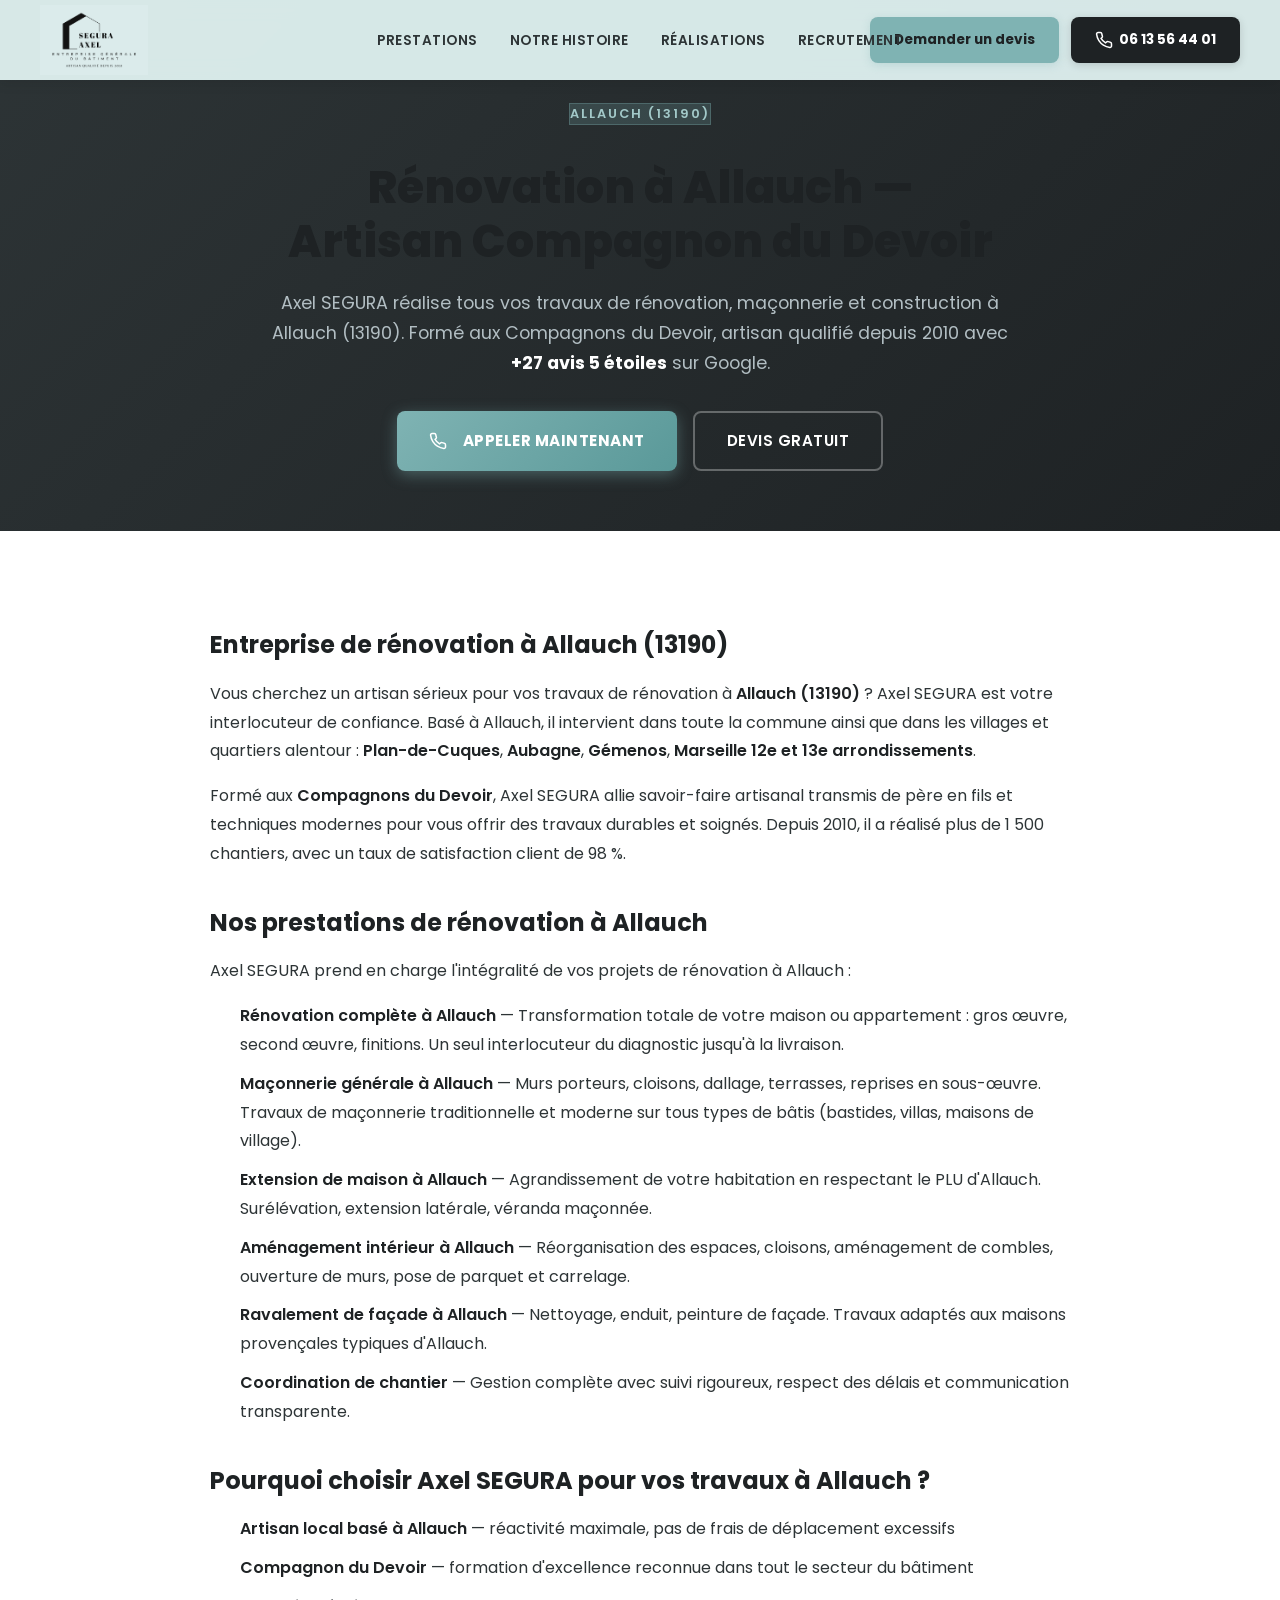
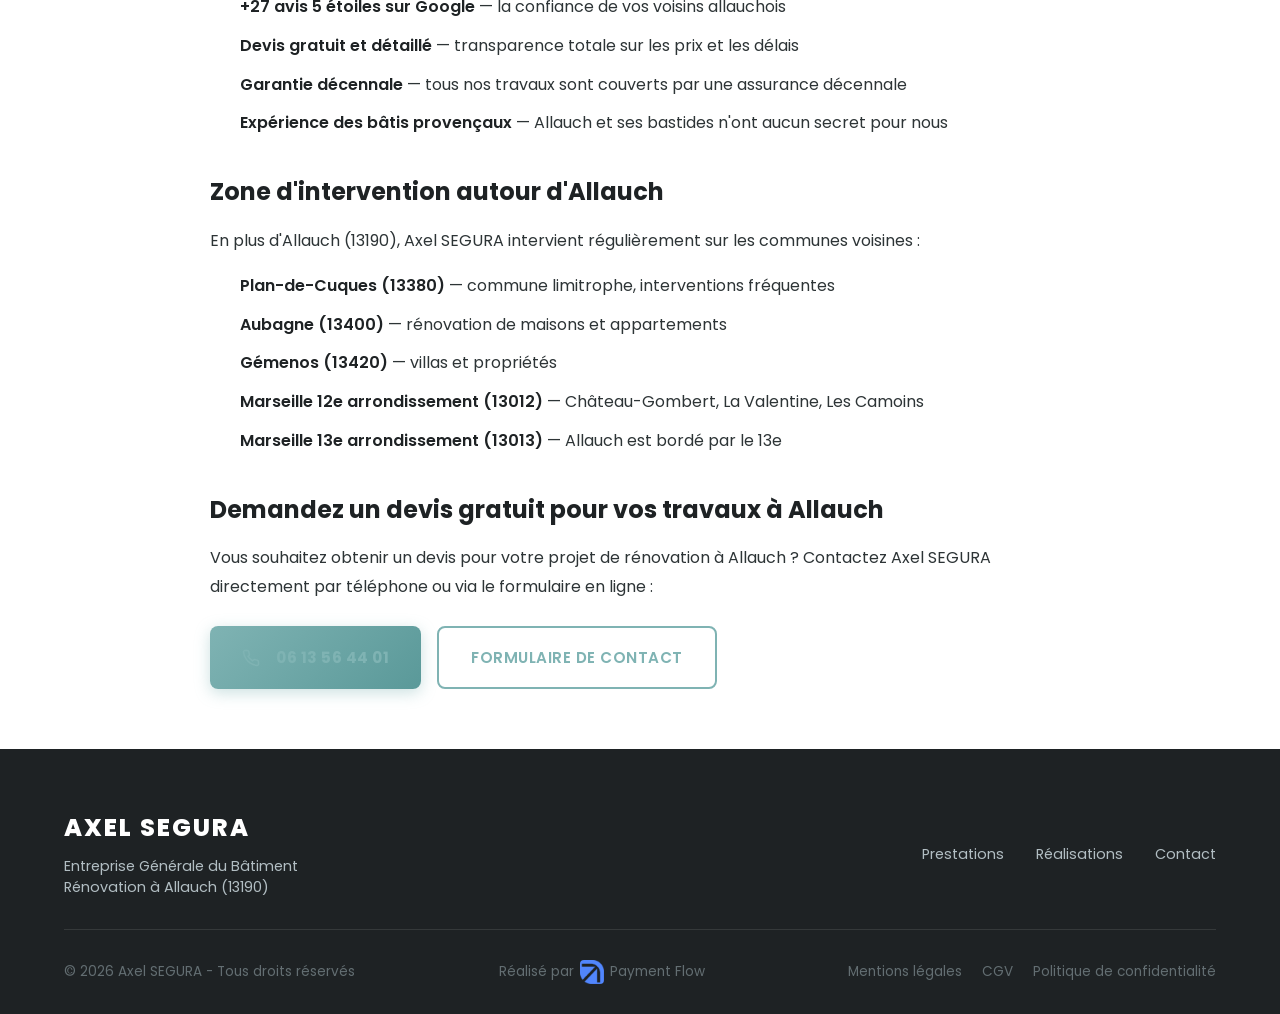
<file: renovation-allauch.html>
<!DOCTYPE html>
<html lang="fr">
<head>
    <!-- Google tag (gtag.js) -->
    <script async src="https://www.googletagmanager.com/gtag/js?id=G-M253PGZ523"></script>
    <script>
      window.dataLayer = window.dataLayer || [];
      function gtag(){dataLayer.push(arguments);}
      gtag('js', new Date());
      gtag('config', 'G-M253PGZ523');
    </script>
    <meta charset="UTF-8">
    <meta name="viewport" content="width=device-width, initial-scale=1.0">
    <meta name="description" content="Rénovation à Allauch (13190) — Axel SEGURA, artisan Compagnon du Devoir, réalise tous vos travaux : rénovation complète, maçonnerie, extension, façade. Devis gratuit à Allauch.">
    <meta name="keywords" content="rénovation Allauch, artisan Allauch, maçonnerie Allauch 13190, travaux rénovation Allauch, rénovation maison Allauch, entrepreneur bâtiment Allauch">
    <meta name="author" content="Axel SEGURA">
    <title>Rénovation à Allauch (13190) — Axel SEGURA, Artisan Compagnon du Devoir</title>
    <link rel="canonical" href="https://www.axel-segura-renovation.fr/renovation-allauch">
    <link rel="icon" type="image/png" href="favicon.png">
    <link rel="apple-touch-icon" href="favicon.png">
    <link rel="stylesheet" href="styles.css">
    <link rel="preconnect" href="https://fonts.googleapis.com">
    <link rel="preconnect" href="https://fonts.gstatic.com" crossorigin>
    <link rel="preload" href="https://fonts.googleapis.com/css2?family=Poppins:ital,wght@0,400;0,500;0,600;0,700;0,800;1,400;1,500;1,600&display=swap" as="style" onload="this.onload=null;this.rel='stylesheet'">
    <noscript><link href="https://fonts.googleapis.com/css2?family=Poppins:ital,wght@0,400;0,500;0,600;0,700;0,800;1,400;1,500;1,600&display=swap" rel="stylesheet"></noscript>
    <script type="application/ld+json">
    {
      "@context": "https://schema.org",
      "@type": "LocalBusiness",
      "name": "Axel SEGURA - Rénovation Allauch",
      "image": "https://www.axel-segura-renovation.fr/AXEL-Logo.png",
      "url": "https://www.axel-segura-renovation.fr/renovation-allauch",
      "telephone": "+33613564401",
      "email": "axel.segura13.AS@gmail.com",
      "address": {
        "@type": "PostalAddress",
        "addressLocality": "Allauch",
        "postalCode": "13190",
        "addressCountry": "FR"
      },
      "geo": {
        "@type": "GeoCoordinates",
        "latitude": 43.3358,
        "longitude": 5.4822
      },
      "areaServed": {"@type": "City", "name": "Allauch"},
      "priceRange": "€€",
      "description": "Artisan Compagnon du Devoir spécialisé en rénovation complète à Allauch (13190). Maçonnerie, extension de maison, aménagement intérieur, ravalement de façade.",
      "aggregateRating": {
        "@type": "AggregateRating",
        "ratingValue": "5",
        "reviewCount": "27",
        "bestRating": "5"
      }
    }
    </script>
</head>
<body>
    <nav class="navbar scrolled" id="navbar">
        <div class="nav-container">
            <a href="index.html" class="nav-logo">
                <img src="AXEL-Logo.png" alt="Axel SEGURA - Rénovation Allauch" class="logo-image">
            </a>
            <ul class="nav-menu" id="navMenu">
                <li><a href="index.html#prestations" class="nav-link">Prestations</a></li>
                <li><a href="index.html#histoire" class="nav-link">Notre Histoire</a></li>
                <li><a href="index.html#realisations" class="nav-link">Réalisations</a></li>
                <li><a href="index.html#recrutement" class="nav-link">Recrutement</a></li>
            </ul>
            <div class="nav-cta-group">
                <a href="index.html#contact" class="nav-cta-devis">Demander un devis</a>
                <a href="tel:+33613564401" class="nav-cta-phone">
                    <svg viewBox="0 0 24 24" fill="none" stroke="currentColor" stroke-width="2" style="width: 18px; height: 18px; display: inline-block; vertical-align: middle; margin-right: 6px;">
                        <path d="M22 16.92v3a2 2 0 01-2.18 2 19.79 19.79 0 01-8.63-3.07 19.5 19.5 0 01-6-6 19.79 19.79 0 01-3.07-8.67A2 2 0 014.11 2h3a2 2 0 012 1.72 12.84 12.84 0 00.7 2.81 2 2 0 01-.45 2.11L8.09 9.91a16 16 0 006 6l1.27-1.27a2 2 0 012.11-.45 12.84 12.84 0 002.81.7A2 2 0 0122 16.92z"/>
                    </svg>
                    06 13 56 44 01
                </a>
            </div>
        </div>
    </nav>

    <!-- Hero local -->
    <section style="background: linear-gradient(135deg, #2d3436 0%, #1e2224 100%); padding: 100px 0 60px; color: #fff;">
        <div class="container">
            <div style="max-width: 760px; margin: 0 auto; text-align: center;">
                <span class="section-tag" style="background: rgba(127,179,179,0.2); color: #a3c9c9; border: 1px solid rgba(127,179,179,0.3);">Allauch (13190)</span>
                <h1 style="font-size: clamp(1.8rem, 4vw, 2.8rem); font-weight: 800; margin: 20px 0; line-height: 1.2;">
                    Rénovation à Allauch —<br>Artisan Compagnon du Devoir
                </h1>
                <p style="font-size: 1.1rem; color: #b2bec3; margin-bottom: 32px; line-height: 1.7;">
                    Axel SEGURA réalise tous vos travaux de rénovation, maçonnerie et construction à Allauch (13190).
                    Formé aux Compagnons du Devoir, artisan qualifié depuis 2010 avec <strong style="color:#fff;">+27 avis 5 étoiles</strong> sur Google.
                </p>
                <div style="display: flex; gap: 16px; justify-content: center; flex-wrap: wrap;">
                    <a href="tel:+33613564401" class="btn btn-primary">
                        <svg viewBox="0 0 24 24" fill="none" stroke="currentColor" stroke-width="2" style="width:18px;height:18px;display:inline-block;vertical-align:middle;margin-right:8px;">
                            <path d="M22 16.92v3a2 2 0 01-2.18 2 19.79 19.79 0 01-8.63-3.07 19.5 19.5 0 01-6-6 19.79 19.79 0 01-3.07-8.67A2 2 0 014.11 2h3a2 2 0 012 1.72 12.84 12.84 0 00.7 2.81 2 2 0 01-.45 2.11L8.09 9.91a16 16 0 006 6l1.27-1.27a2 2 0 012.11-.45 12.84 12.84 0 002.81.7A2 2 0 0122 16.92z"/>
                        </svg>
                        Appeler maintenant
                    </a>
                    <a href="index.html#contact" class="btn btn-secondary" style="border-color:rgba(255,255,255,0.3); color:#fff;">
                        Devis gratuit
                    </a>
                </div>
            </div>
        </div>
    </section>

    <!-- Intro SEO -->
    <section class="legal-page" style="padding: 60px 0;">
        <div class="container">
            <div class="legal-content" style="max-width: 860px; margin: 0 auto;">

                <h2>Entreprise de rénovation à Allauch (13190)</h2>
                <p>
                    Vous cherchez un artisan sérieux pour vos travaux de rénovation à <strong>Allauch (13190)</strong> ?
                    Axel SEGURA est votre interlocuteur de confiance. Basé à Allauch, il intervient dans toute la commune
                    ainsi que dans les villages et quartiers alentour : <strong>Plan-de-Cuques</strong>, <strong>Aubagne</strong>,
                    <strong>Gémenos</strong>, <strong>Marseille 12e et 13e arrondissements</strong>.
                </p>
                <p>
                    Formé aux <strong>Compagnons du Devoir</strong>, Axel SEGURA allie savoir-faire artisanal transmis
                    de père en fils et techniques modernes pour vous offrir des travaux durables et soignés.
                    Depuis 2010, il a réalisé plus de 1 500 chantiers, avec un taux de satisfaction client de 98 %.
                </p>

                <h2>Nos prestations de rénovation à Allauch</h2>
                <p>Axel SEGURA prend en charge l'intégralité de vos projets de rénovation à Allauch :</p>
                <ul>
                    <li>
                        <strong>Rénovation complète à Allauch</strong> — Transformation totale de votre maison ou
                        appartement : gros œuvre, second œuvre, finitions. Un seul interlocuteur du diagnostic jusqu'à
                        la livraison.
                    </li>
                    <li>
                        <strong>Maçonnerie générale à Allauch</strong> — Murs porteurs, cloisons, dallage, terrasses,
                        reprises en sous-œuvre. Travaux de maçonnerie traditionnelle et moderne sur tous types de bâtis
                        (bastides, villas, maisons de village).
                    </li>
                    <li>
                        <strong>Extension de maison à Allauch</strong> — Agrandissement de votre habitation en respectant
                        le PLU d'Allauch. Surélévation, extension latérale, véranda maçonnée.
                    </li>
                    <li>
                        <strong>Aménagement intérieur à Allauch</strong> — Réorganisation des espaces, cloisons,
                        aménagement de combles, ouverture de murs, pose de parquet et carrelage.
                    </li>
                    <li>
                        <strong>Ravalement de façade à Allauch</strong> — Nettoyage, enduit, peinture de façade.
                        Travaux adaptés aux maisons provençales typiques d'Allauch.
                    </li>
                    <li>
                        <strong>Coordination de chantier</strong> — Gestion complète avec suivi rigoureux, respect
                        des délais et communication transparente.
                    </li>
                </ul>

                <h2>Pourquoi choisir Axel SEGURA pour vos travaux à Allauch ?</h2>
                <ul>
                    <li><strong>Artisan local basé à Allauch</strong> — réactivité maximale, pas de frais de déplacement excessifs</li>
                    <li><strong>Compagnon du Devoir</strong> — formation d'excellence reconnue dans tout le secteur du bâtiment</li>
                    <li><strong>+27 avis 5 étoiles sur Google</strong> — la confiance de vos voisins allauchois</li>
                    <li><strong>Devis gratuit et détaillé</strong> — transparence totale sur les prix et les délais</li>
                    <li><strong>Garantie décennale</strong> — tous nos travaux sont couverts par une assurance décennale</li>
                    <li><strong>Expérience des bâtis provençaux</strong> — Allauch et ses bastides n'ont aucun secret pour nous</li>
                </ul>

                <h2>Zone d'intervention autour d'Allauch</h2>
                <p>
                    En plus d'Allauch (13190), Axel SEGURA intervient régulièrement sur les communes voisines :
                </p>
                <ul>
                    <li><strong>Plan-de-Cuques (13380)</strong> — commune limitrophe, interventions fréquentes</li>
                    <li><strong>Aubagne (13400)</strong> — rénovation de maisons et appartements</li>
                    <li><strong>Gémenos (13420)</strong> — villas et propriétés</li>
                    <li><strong>Marseille 12e arrondissement (13012)</strong> — Château-Gombert, La Valentine, Les Camoins</li>
                    <li><strong>Marseille 13e arrondissement (13013)</strong> — Allauch est bordé par le 13e</li>
                </ul>

                <h2>Demandez un devis gratuit pour vos travaux à Allauch</h2>
                <p>
                    Vous souhaitez obtenir un devis pour votre projet de rénovation à Allauch ?
                    Contactez Axel SEGURA directement par téléphone ou via le formulaire en ligne :
                </p>
                <div style="display: flex; gap: 16px; flex-wrap: wrap; margin-top: 24px;">
                    <a href="tel:+33613564401" class="btn btn-primary">
                        <svg viewBox="0 0 24 24" fill="none" stroke="currentColor" stroke-width="2" style="width:18px;height:18px;display:inline-block;vertical-align:middle;margin-right:8px;">
                            <path d="M22 16.92v3a2 2 0 01-2.18 2 19.79 19.79 0 01-8.63-3.07 19.5 19.5 0 01-6-6 19.79 19.79 0 01-3.07-8.67A2 2 0 014.11 2h3a2 2 0 012 1.72 12.84 12.84 0 00.7 2.81 2 2 0 01-.45 2.11L8.09 9.91a16 16 0 006 6l1.27-1.27a2 2 0 012.11-.45 12.84 12.84 0 002.81.7A2 2 0 0122 16.92z"/>
                        </svg>
                        06 13 56 44 01
                    </a>
                    <a href="index.html#contact" class="btn btn-secondary">
                        Formulaire de contact
                    </a>
                </div>

            </div>
        </div>
    </section>

    <!-- Footer -->
    <footer class="footer">
        <div class="container">
            <div class="footer-content">
                <div class="footer-brand">
                    <span class="footer-logo">AXEL SEGURA</span>
                    <p>Entreprise Générale du Bâtiment<br>Rénovation à Allauch (13190)</p>
                </div>
                <div class="footer-links">
                    <a href="index.html#prestations">Prestations</a>
                    <a href="index.html#realisations">Réalisations</a>
                    <a href="index.html#contact">Contact</a>
                </div>
            </div>
            <div class="footer-bottom">
                <p>&copy; 2026 Axel SEGURA - Tous droits réservés</p>
                <a href="https://www.payment-flow.fr" target="_blank" rel="noopener" class="footer-credit">
                    <span>Réalisé par</span>
                    <img src="Design sans titre (54).png" alt="Payment Flow" width="24" height="24">
                    <span>Payment Flow</span>
                </a>
                <div class="footer-legal">
                    <a href="mentions-legales.html">Mentions légales</a>
                    <a href="cgv.html">CGV</a>
                    <a href="politique-confidentialite.html">Politique de confidentialité</a>
                </div>
            </div>
        </div>
    </footer>
</body>
</html>
</file>
<file: styles.css>
/* ========================================
   AXEL SEGURA - Construction & Rénovation
   Modern One-Page Website Styles
   ======================================== */

/* CSS Variables */
:root {
    --color-anthracite: #2d3436;
    --color-anthracite-dark: #1e2224;
    --color-anthracite-light: #4a5568;
    --color-white: #ffffff;
    --color-off-white: #f8f9fa;
    --color-cream: #fdfcfb;
    --color-accent: #7FB3B3;
    --color-accent-dark: #5a9999;
    --color-accent-light: #a3c9c9;
    --color-blue: #2c3e50;
    --color-blue-light: #34495e;
    --color-gray: #636e72;
    --color-gray-light: #b2bec3;
    --color-border: #dfe6e9;
    --color-success: #27ae60;
    
    --font-heading: 'Poppins', sans-serif;
    --font-body: 'Poppins', sans-serif;
    
    --shadow-sm: 0 2px 4px rgba(0, 0, 0, 0.05);
    --shadow-md: 0 4px 12px rgba(0, 0, 0, 0.08);
    --shadow-lg: 0 8px 30px rgba(0, 0, 0, 0.12);
    --shadow-xl: 0 20px 50px rgba(0, 0, 0, 0.15);
    
    --transition-fast: 0.2s ease;
    --transition-base: 0.3s ease;
    --transition-slow: 0.5s ease;
    
    --radius-sm: 4px;
    --radius-md: 8px;
    --radius-lg: 16px;
    --radius-xl: 24px;
}

/* Reset & Base */
*, *::before, *::after {
    margin: 0;
    padding: 0;
    box-sizing: border-box;
}

html {
    scroll-behavior: smooth;
    font-size: 16px;
}

body {
    font-family: var(--font-body);
    color: var(--color-anthracite);
    background-color: var(--color-white);
    line-height: 1.6;
    overflow-x: hidden;
}

img {
    max-width: 100%;
    height: auto;
    display: block;
}

a {
    text-decoration: none;
    color: inherit;
    transition: color var(--transition-fast);
}

ul {
    list-style: none;
}

button {
    cursor: pointer;
    border: none;
    background: none;
    font-family: inherit;
}

/* Container */
.container {
    width: 100%;
    max-width: 1200px;
    margin: 0 auto;
    padding: 0 24px;
}

/* Typography */
h1, h2, h3, h4, h5, h6 {
    font-family: var(--font-heading);
    font-weight: 700;
    line-height: 1.2;
    color: var(--color-anthracite-dark);
}

/* Buttons */
.btn {
    display: inline-flex;
    align-items: center;
    justify-content: center;
    gap: 8px;
    padding: 16px 32px;
    font-family: var(--font-heading);
    font-size: 0.95rem;
    font-weight: 600;
    text-transform: uppercase;
    letter-spacing: 0.5px;
    border-radius: var(--radius-md);
    transition: all var(--transition-base);
    position: relative;
    overflow: hidden;
}

.btn::before {
    content: '';
    position: absolute;
    top: 0;
    left: -100%;
    width: 100%;
    height: 100%;
    background: linear-gradient(90deg, transparent, rgba(255,255,255,0.2), transparent);
    transition: left 0.5s ease;
}

.btn:hover::before {
    left: 100%;
}

.btn-primary {
    background: linear-gradient(135deg, var(--color-accent), var(--color-accent-dark));
    color: var(--color-white);
    box-shadow: 0 4px 15px rgba(127, 179, 179, 0.4);
    font-weight: 700;
}

.btn-primary:hover {
    transform: translateY(-2px);
    box-shadow: 0 6px 20px rgba(127, 179, 179, 0.6);
    background: linear-gradient(135deg, var(--color-accent-light), var(--color-accent));
}

.btn-secondary {
    background: transparent;
    color: var(--color-accent);
    border: 2px solid var(--color-accent);
}

.btn-secondary:hover {
    background: var(--color-accent);
    color: var(--color-white);
}

.btn-full {
    width: 100%;
}

.btn-call {
    background: var(--color-success);
    color: var(--color-white);
    box-shadow: 0 4px 15px rgba(39, 174, 96, 0.3);
}

.btn-call:hover {
    background: #219a52;
}

.btn-call svg {
    width: 20px;
    height: 20px;
}

/* Navigation */
.navbar {
    position: fixed;
    top: 0;
    left: 0;
    right: 0;
    z-index: 1000;
    padding: 5px 0;
    background: #DBECEB;
    box-shadow: 0 2px 10px rgba(0, 0, 0, 0.08);
    transition: all var(--transition-base);
}

.navbar.scrolled {
    background: rgba(219, 236, 235, 0.98);
    backdrop-filter: blur(10px);
    padding: 5px 0;
    box-shadow: var(--shadow-md);
}

.nav-container {
    width: 100%;
    padding: 0 40px;
    display: flex;
    align-items: center;
    justify-content: space-between;
}

.nav-logo {
    display: flex;
    align-items: center;
}

.logo-image {
    height: 100px;
    width: auto;
    transition: transform var(--transition-base);
}

.logo-image:hover {
    transform: scale(1.05);
}

.navbar.scrolled .logo-image {
    height: 70px;
}

.nav-menu {
    display: flex;
    align-items: center;
    gap: 32px;
    position: absolute;
    left: 50%;
    transform: translateX(-50%);
    z-index: 999;
}

.nav-menu-cta-mobile {
    display: none;
}

.nav-cta-phone {
    background: var(--color-anthracite-dark);
    color: var(--color-white);
    padding: 12px 24px;
    border-radius: var(--radius-md);
    font-family: var(--font-heading);
    font-size: 0.85rem;
    font-weight: 700;
    text-decoration: none;
    box-shadow: 0 2px 8px rgba(0, 0, 0, 0.15);
    transition: all var(--transition-base);
    display: flex;
    align-items: center;
}

.nav-cta-phone:hover {
    background: var(--color-anthracite);
    transform: translateY(-2px);
    box-shadow: 0 4px 12px rgba(0, 0, 0, 0.2);
}

.nav-link {
    font-family: var(--font-heading);
    font-size: 0.85rem;
    font-weight: 600;
    text-transform: uppercase;
    letter-spacing: 0.5px;
    color: var(--color-anthracite);
    position: relative;
    padding: 8px 0;
}

.nav-link::after {
    content: '';
    position: absolute;
    bottom: 0;
    left: 0;
    width: 0;
    height: 2px;
    background: var(--color-accent);
    transition: width var(--transition-base);
}

.nav-link:hover::after {
    width: 100%;
}

.nav-link.nav-cta {
    background: var(--color-anthracite-dark);
    color: var(--color-white);
    padding: 12px 24px;
    border-radius: var(--radius-md);
    font-weight: 700;
    box-shadow: 0 2px 8px rgba(0, 0, 0, 0.15);
    margin-left: auto;
}

.nav-link.nav-cta::after {
    display: none;
}

.nav-link.nav-cta:hover {
    background: var(--color-anthracite);
    color: var(--color-white);
    transform: translateY(-2px);
    box-shadow: 0 4px 12px rgba(0, 0, 0, 0.2);
}

.nav-toggle {
    display: none;
    flex-direction: column;
    gap: 5px;
    padding: 8px;
}

.nav-toggle span {
    width: 24px;
    height: 2px;
    background: var(--color-anthracite);
    transition: all var(--transition-base);
}

.nav-toggle.active span:nth-child(1) {
    transform: rotate(45deg) translate(5px, 5px);
}

.nav-toggle.active span:nth-child(2) {
    opacity: 0;
}

.nav-toggle.active span:nth-child(3) {
    transform: rotate(-45deg) translate(5px, -5px);
}

/* Hero Section */
.hero {
    min-height: 100vh;
    display: flex;
    flex-direction: column;
    justify-content: center;
    padding: 120px 0 60px;
    background-image: url('hero-bg.webp');
    background-size: cover;
    background-position: center;
    background-repeat: no-repeat;
    position: relative;
    overflow: hidden;
}

.hero-overlay {
    position: absolute;
    top: 0;
    left: 0;
    right: 0;
    bottom: 0;
    background: linear-gradient(to right, rgba(45, 52, 54, 0.95) 0%, rgba(45, 52, 54, 0.9) 40%, rgba(44, 62, 80, 0.4) 70%, transparent 100%);
    z-index: 0;
}

.hero-container {
    width: 100%;
    padding: 0 5%;
    display: flex;
    justify-content: flex-start;
    align-items: center;
    position: relative;
    z-index: 1;
}

.hero-content {
    max-width: 700px;
    text-align: center;
    padding: 0 20px;
}

.hero-glass-card {
    background: rgba(255, 255, 255, 0.08);
    backdrop-filter: blur(12px);
    -webkit-backdrop-filter: blur(12px);
    border: 1px solid rgba(255, 255, 255, 0.18);
    border-radius: 24px;
    box-shadow: 0 8px 32px rgba(0, 0, 0, 0.25);
    padding: 48px 40px;
    margin-top: 40px;
}

.hero-badge {
    display: inline-block;
    padding: 10px 20px;
    background: rgba(127, 179, 179, 0.3);
    backdrop-filter: blur(8px);
    -webkit-backdrop-filter: blur(8px);
    border: 1px solid rgba(127, 179, 179, 0.4);
    color: var(--color-white);
    font-family: var(--font-heading);
    font-size: 0.75rem;
    font-weight: 600;
    text-transform: uppercase;
    letter-spacing: 1.5px;
    border-radius: 50px;
    margin-bottom: 28px;
}

.hero-title {
    font-size: 2.8rem;
    font-weight: 700;
    line-height: 1.2;
    margin-bottom: 24px;
    color: var(--color-white);
    text-shadow: 0 2px 10px rgba(0, 0, 0, 0.2);
}

.hero-subtitle {
    font-family: var(--font-body);
    font-size: 1.15rem;
    font-weight: 400;
    color: rgba(255, 255, 255, 0.85);
    margin-bottom: 32px;
    line-height: 1.7;
    text-transform: none;
    letter-spacing: 0;
}

.hero-buttons {
    display: flex;
    flex-direction: row;
    gap: 16px;
    flex-wrap: nowrap;
    justify-content: center;
}

.google-reviews-badge {
    display: flex;
    align-items: center;
    justify-content: center;
    gap: 10px;
    margin-top: 40px;
    margin-bottom: 0;
    padding: 12px 20px;
    background: rgba(255, 255, 255, 0.15);
    backdrop-filter: blur(10px);
    -webkit-backdrop-filter: blur(10px);
    border-radius: 50px;
    border: 1px solid rgba(255, 255, 255, 0.2);
    color: #ffffff;
}

.google-reviews-badge .google-logo {
    flex-shrink: 0;
}

.google-reviews-badge .google-stars {
    display: flex;
    align-items: center;
    gap: 2px;
}

.google-reviews-badge .google-rating {
    font-family: var(--font-heading);
    font-weight: 700;
    font-size: 1rem;
    color: #ffffff !important;
}

.google-reviews-badge .google-reviews-count {
    font-family: var(--font-body);
    font-size: 0.85rem;
    color: #ffffff !important;
}

.btn-glass-primary {
    display: inline-flex;
    align-items: center;
    justify-content: center;
    padding: 12px 24px;
    background: rgba(127, 179, 179, 0.4);
    backdrop-filter: blur(10px);
    -webkit-backdrop-filter: blur(10px);
    border: 1px solid rgba(127, 179, 179, 0.5);
    border-radius: 10px;
    color: var(--color-white);
    font-family: var(--font-heading);
    font-size: 0.9rem;
    font-weight: 600;
    text-decoration: none;
    box-shadow: 0 4px 20px rgba(127, 179, 179, 0.3);
    transition: all 0.3s ease;
    cursor: pointer;
    white-space: nowrap;
}

.btn-glass-primary:hover {
    background: rgba(127, 179, 179, 0.6);
    backdrop-filter: blur(14px);
    -webkit-backdrop-filter: blur(14px);
    transform: translateY(-3px);
    box-shadow: 0 8px 30px rgba(127, 179, 179, 0.4);
}

.btn-glass-secondary {
    display: inline-flex;
    align-items: center;
    justify-content: center;
    padding: 12px 24px;
    background: rgba(255, 255, 255, 0.08);
    backdrop-filter: blur(10px);
    -webkit-backdrop-filter: blur(10px);
    border: 1px solid rgba(255, 255, 255, 0.2);
    border-radius: 10px;
    color: var(--color-white);
    font-family: var(--font-heading);
    font-size: 0.9rem;
    font-weight: 600;
    text-decoration: none;
    box-shadow: 0 4px 20px rgba(0, 0, 0, 0.15);
    transition: all 0.3s ease;
    white-space: nowrap;
    cursor: pointer;
}

.btn-glass-secondary:hover {
    background: rgba(255, 255, 255, 0.15);
    backdrop-filter: blur(14px);
    -webkit-backdrop-filter: blur(14px);
    transform: translateY(-3px);
    box-shadow: 0 8px 30px rgba(0, 0, 0, 0.25);
    border-color: rgba(255, 255, 255, 0.35);
}

.hero-image {
    position: relative;
}

.hero-image-wrapper {
    position: relative;
    border-radius: var(--radius-lg);
    overflow: hidden;
    box-shadow: var(--shadow-xl);
}

.hero-image-wrapper::before {
    content: '';
    position: absolute;
    top: -20px;
    right: -20px;
    width: 100px;
    height: 100px;
    background: var(--color-accent);
    border-radius: var(--radius-md);
    z-index: -1;
}

.hero-image-real {
    width: 100%;
    height: 100%;
    object-fit: cover;
    border-radius: var(--radius-lg);
}

.hero-image-placeholder {
    aspect-ratio: 4/3;
    background: linear-gradient(135deg, var(--color-anthracite-light), var(--color-anthracite));
    display: flex;
    flex-direction: column;
    align-items: center;
    justify-content: center;
    gap: 16px;
    color: var(--color-white);
}

.hero-image-placeholder svg {
    width: 80px;
    height: 80px;
    opacity: 0.5;
}

.hero-image-placeholder span {
    font-family: var(--font-heading);
    font-size: 0.9rem;
    text-transform: uppercase;
    letter-spacing: 2px;
    opacity: 0.8;
}

.hero-stats {
    display: flex;
    gap: 40px;
    justify-content: flex-start;
    background: rgba(255, 255, 255, 0.1);
    backdrop-filter: blur(10px);
    padding: 20px 40px;
    border-radius: var(--radius-lg);
    border: 1px solid rgba(255, 255, 255, 0.2);
}

.hero-stat {
    text-align: center;
}

.hero-stat .stat-number {
    display: block;
    font-family: var(--font-heading);
    font-size: 2rem;
    font-weight: 700;
    color: var(--color-accent);
    margin-bottom: 4px;
    text-shadow: 1px 1px 2px rgba(0, 0, 0, 0.3);
}

.hero-stat .stat-label {
    display: block;
    font-size: 0.85rem;
    color: var(--color-white);
    text-transform: uppercase;
    letter-spacing: 0.5px;
}

.hero-scroll {
    position: absolute;
    bottom: 40px;
    left: 50%;
    transform: translateX(-50%);
    display: flex;
    flex-direction: column;
    align-items: center;
    gap: 8px;
}

.hero-scroll span {
    font-family: var(--font-heading);
    font-size: 0.75rem;
    text-transform: uppercase;
    letter-spacing: 2px;
    color: var(--color-white);
}

.scroll-indicator {
    width: 24px;
    height: 40px;
    border: 2px solid var(--color-white);
    border-radius: 12px;
    position: relative;
}

.scroll-indicator::before {
    content: '';
    position: absolute;
    top: 8px;
    left: 50%;
    transform: translateX(-50%);
    width: 4px;
    height: 8px;
    background: var(--color-accent);
    border-radius: 2px;
    animation: scroll-bounce 2s infinite;
}

@keyframes scroll-bounce {
    0%, 100% { top: 8px; opacity: 1; }
    50% { top: 20px; opacity: 0.3; }
}

/* Section Styles */
section {
    padding: 100px 0;
}

.section-header {
    text-align: center;
    max-width: 700px;
    margin: 0 auto 60px;
}

.section-tag {
    display: inline-block;
    font-family: var(--font-heading);
    font-size: 0.8rem;
    font-weight: 600;
    text-transform: uppercase;
    letter-spacing: 2px;
    color: var(--color-accent);
    margin-bottom: 16px;
}

.section-title {
    font-size: 2.5rem;
    font-weight: 800;
    letter-spacing: 2px;
    margin-bottom: 16px;
}

.section-subtitle {
    font-size: 1.1rem;
    color: var(--color-gray);
    line-height: 1.7;
}

/* Prestations Section */
.prestations {
    background: #faf8f5;
}

.prestations-grid {
    display: grid;
    grid-template-columns: repeat(auto-fit, minmax(280px, 1fr));
    gap: 30px;
    max-width: 1000px;
    margin: 0 auto;
}

.prestation-card {
    background: #f0ede8;
    padding: 40px 30px;
    border-radius: var(--radius-lg);
    text-align: center;
    transition: all var(--transition-base);
    border: 1px solid transparent;
}

.prestation-card:hover {
    background: #f5f1ec;
    border-color: var(--color-border);
    transform: translateY(-8px);
    box-shadow: var(--shadow-lg);
}

.prestation-icon {
    width: 70px;
    height: 70px;
    margin: 0 auto 24px;
    background: linear-gradient(135deg, var(--color-accent), var(--color-accent-dark));
    border-radius: var(--radius-md);
    display: flex;
    align-items: center;
    justify-content: center;
    transition: transform var(--transition-base);
}

.prestation-card:hover .prestation-icon {
    transform: scale(1.1) rotate(5deg);
}

.prestation-icon svg {
    width: 32px;
    height: 32px;
    color: var(--color-white);
}

.prestation-card h3 {
    font-size: 1.2rem;
    font-weight: 700;
    margin-bottom: 12px;
    text-transform: uppercase;
    letter-spacing: 0.5px;
}

.prestation-card p {
    font-size: 0.95rem;
    color: var(--color-gray);
    line-height: 1.6;
}

/* Social Proof Section - Modern 2026 Design */
.social-proof {
    background: linear-gradient(180deg, #0a0e27 0%, #1a1f3a 50%, #0f1629 100%);
    color: var(--color-white);
    padding: 60px 0;
    position: relative;
    overflow: hidden;
}

.social-proof::before {
    content: '';
    position: absolute;
    top: 0;
    left: 0;
    right: 0;
    bottom: 0;
    background: 
        radial-gradient(circle at 20% 30%, rgba(127, 179, 179, 0.08) 0%, transparent 50%),
        radial-gradient(circle at 80% 70%, rgba(127, 179, 179, 0.06) 0%, transparent 50%);
    pointer-events: none;
}

.social-proof::after {
    content: '';
    position: absolute;
    top: -50%;
    left: -50%;
    width: 200%;
    height: 200%;
    background: repeating-linear-gradient(
        0deg,
        transparent,
        transparent 2px,
        rgba(127, 179, 179, 0.03) 2px,
        rgba(127, 179, 179, 0.03) 4px
    );
    animation: gridMove 20s linear infinite;
    pointer-events: none;
}

@keyframes gridMove {
    0% { transform: translate(0, 0); }
    100% { transform: translate(50px, 50px); }
}

.social-proof-header {
    text-align: center;
    margin-bottom: 40px;
    position: relative;
    z-index: 1;
}

.social-proof-title {
    font-family: var(--font-heading);
    font-size: 2.5rem;
    font-weight: 700;
    color: var(--color-white);
    margin-bottom: 16px;
    background: linear-gradient(135deg, #ffffff 0%, rgba(127, 179, 179, 1) 100%);
    -webkit-background-clip: text;
    -webkit-text-fill-color: transparent;
    background-clip: text;
}

.social-proof-subtitle {
    font-size: 1.1rem;
    color: rgba(255, 255, 255, 0.7);
    font-weight: 400;
}

.stats-grid-modern {
    display: grid;
    grid-template-columns: repeat(4, 1fr);
    gap: 24px;
    position: relative;
    z-index: 1;
}

.stat-card {
    position: relative;
    border-radius: 20px;
    overflow: hidden;
    transition: all 0.4s cubic-bezier(0.4, 0, 0.2, 1);
}

.stat-card::before {
    content: '';
    position: absolute;
    inset: 0;
    border-radius: 20px;
    padding: 1px;
    background: linear-gradient(135deg, rgba(127, 179, 179, 0.4), rgba(127, 179, 179, 0.1));
    -webkit-mask: linear-gradient(#fff 0 0) content-box, linear-gradient(#fff 0 0);
    -webkit-mask-composite: xor;
    mask: linear-gradient(#fff 0 0) content-box, linear-gradient(#fff 0 0);
    mask-composite: exclude;
    pointer-events: none;
}

.stat-card:hover {
    transform: translateY(-8px);
}

.stat-card:hover .stat-card-inner {
    background: rgba(255, 255, 255, 0.08);
}

.stat-card-inner {
    background: rgba(255, 255, 255, 0.04);
    backdrop-filter: blur(20px);
    -webkit-backdrop-filter: blur(20px);
    padding: 32px 24px;
    border-radius: 20px;
    display: flex;
    flex-direction: column;
    align-items: center;
    text-align: center;
    transition: all 0.4s ease;
    min-height: 240px;
    justify-content: center;
}

.stat-icon-modern {
    width: 64px;
    height: 64px;
    border-radius: 16px;
    background: linear-gradient(135deg, rgba(127, 179, 179, 0.2), rgba(127, 179, 179, 0.05));
    display: flex;
    align-items: center;
    justify-content: center;
    margin-bottom: 24px;
    transition: all 0.4s ease;
}

.stat-card:hover .stat-icon-modern {
    transform: scale(1.1) rotate(5deg);
    background: linear-gradient(135deg, rgba(127, 179, 179, 0.3), rgba(127, 179, 179, 0.1));
}

.stat-icon-modern svg {
    width: 32px;
    height: 32px;
    stroke: var(--color-accent);
    stroke-width: 2;
}

.stat-content {
    display: flex;
    flex-direction: column;
    align-items: center;
    gap: 8px;
}

.stat-number-wrapper {
    display: flex;
    align-items: baseline;
    gap: 4px;
    margin-bottom: 4px;
}

.stat-number {
    font-family: var(--font-heading);
    font-size: 3rem;
    font-weight: 800;
    background: linear-gradient(135deg, #ffffff 0%, var(--color-accent) 100%);
    -webkit-background-clip: text;
    -webkit-text-fill-color: transparent;
    background-clip: text;
    line-height: 1;
}

.stat-suffix {
    font-family: var(--font-heading);
    font-size: 1.8rem;
    font-weight: 700;
    color: var(--color-accent);
    opacity: 0.9;
}

.stat-label {
    font-family: var(--font-heading);
    font-size: 0.95rem;
    font-weight: 600;
    color: var(--color-white);
    text-transform: uppercase;
    letter-spacing: 1px;
}

.stat-description {
    font-size: 0.85rem;
    color: rgba(255, 255, 255, 0.6);
    line-height: 1.4;
}

/* Histoire Section */
.histoire {
    background: var(--color-white);
    padding: 100px 0;
}

.histoire-wrapper {
    display: grid;
    grid-template-columns: 1fr 1fr;
    gap: 60px;
    align-items: center;
}

.histoire-content {
    max-width: 600px;
}

.histoire-text {
    margin-top: 30px;
}

.histoire-intro {
    font-family: var(--font-heading);
    font-size: 1.3rem;
    font-weight: 600;
    color: var(--color-accent-dark);
    margin-bottom: 20px;
}

.histoire-text p {
    font-size: 1rem;
    line-height: 1.8;
    color: var(--color-gray);
    margin-bottom: 20px;
}

.histoire-highlight {
    background: var(--color-off-white);
    padding: 30px;
    border-radius: var(--radius-lg);
    border-left: 4px solid var(--color-accent);
    margin: 30px 0;
    display: flex;
    gap: 20px;
}

.highlight-icon {
    width: 60px;
    height: 60px;
    min-width: 60px;
    background: linear-gradient(135deg, var(--color-accent), var(--color-accent-dark));
    border-radius: var(--radius-md);
    display: flex;
    align-items: center;
    justify-content: center;
}

.highlight-icon svg {
    width: 30px;
    height: 30px;
    color: var(--color-white);
}

.highlight-content h4 {
    font-size: 1.2rem;
    font-weight: 700;
    margin-bottom: 8px;
    color: var(--color-anthracite-dark);
}

.highlight-content p {
    font-size: 0.95rem;
    line-height: 1.7;
    color: var(--color-gray);
    margin: 0;
}

.histoire-quote {
    font-family: var(--font-heading);
    font-size: 1.1rem;
    font-style: italic;
    color: var(--color-anthracite);
    padding: 20px 30px;
    border-left: 4px solid var(--color-accent);
    background: var(--color-cream);
    border-radius: var(--radius-md);
    margin-top: 30px;
}

.histoire-image-wrapper {
    position: relative;
    border-radius: var(--radius-lg);
    overflow: hidden;
    box-shadow: var(--shadow-lg);
}

.histoire-image-real {
    width: 100%;
    height: 100%;
    object-fit: cover;
    border-radius: var(--radius-lg);
}

.histoire-image-placeholder {
    aspect-ratio: 4/3;
    background: linear-gradient(135deg, var(--color-accent), var(--color-accent-dark));
    display: flex;
    flex-direction: column;
    align-items: center;
    justify-content: center;
    gap: 16px;
    border-radius: var(--radius-lg);
    color: var(--color-white);
}

.histoire-image-placeholder svg {
    width: 80px;
    height: 80px;
    opacity: 0.7;
}

.histoire-image-placeholder span {
    font-family: var(--font-heading);
    font-size: 0.9rem;
    text-transform: uppercase;
    letter-spacing: 2px;
    opacity: 0.8;
    font-weight: 600;
}

.histoire-badges {
    display: flex;
    gap: 16px;
    margin-top: 20px;
}

.badge-item {
    flex: 1;
    background: var(--color-white);
    padding: 20px;
    border-radius: var(--radius-md);
    text-align: center;
    box-shadow: var(--shadow-sm);
    border: 1px solid var(--color-border);
}

.badge-icon {
    font-size: 2rem;
    display: block;
    margin-bottom: 8px;
}

.badge-text {
    font-family: var(--font-heading);
    font-size: 0.85rem;
    font-weight: 600;
    color: var(--color-anthracite);
    text-transform: uppercase;
    letter-spacing: 0.5px;
}

/* Modern Animated Badge Cards */
.histoire-badges-modern {
    display: flex;
    gap: 20px;
    margin-top: 24px;
}

.badge-card {
    flex: 1;
    position: relative;
    cursor: pointer;
}

.badge-card-inner {
    background: linear-gradient(145deg, rgba(255,255,255,0.95), rgba(250,248,245,0.9));
    backdrop-filter: blur(10px);
    border-radius: 16px;
    padding: 24px 20px;
    border: 1px solid rgba(127, 179, 179, 0.2);
    box-shadow: 0 4px 20px rgba(0, 0, 0, 0.08);
    transition: all 0.4s cubic-bezier(0.4, 0, 0.2, 1);
    position: relative;
    overflow: hidden;
}

.badge-card:hover .badge-card-inner {
    transform: translateY(-6px);
    box-shadow: 0 12px 40px rgba(127, 179, 179, 0.25);
    border-color: var(--color-accent);
}

.badge-icon-container {
    position: relative;
    width: 56px;
    height: 56px;
    margin: 0 auto 16px;
    display: flex;
    align-items: center;
    justify-content: center;
}

.badge-icon-ring {
    position: absolute;
    width: 100%;
    height: 100%;
    border: 2px solid var(--color-accent);
    border-radius: 50%;
    opacity: 0.3;
    animation: ringPulse 3s ease-in-out infinite;
}

.badge-icon-pulse {
    position: absolute;
    width: 100%;
    height: 100%;
    background: radial-gradient(circle, rgba(127, 179, 179, 0.15) 0%, transparent 70%);
    border-radius: 50%;
    animation: pulseBg 2.5s ease-in-out infinite;
}

.badge-card:hover .badge-icon-ring {
    animation: ringRotate 2s linear infinite;
    opacity: 0.6;
}

.badge-svg {
    width: 28px;
    height: 28px;
    color: var(--color-accent);
    position: relative;
    z-index: 2;
    transition: all 0.4s ease;
}

.badge-card:hover .badge-svg {
    transform: scale(1.15);
    color: var(--color-accent-dark);
}

.svg-path-animate {
    stroke-dasharray: 100;
    stroke-dashoffset: 100;
    animation: drawPath 1.5s ease forwards;
}

.svg-path-animate.delay {
    animation-delay: 0.3s;
}

.badge-content {
    text-align: center;
}

.badge-title {
    display: block;
    font-family: var(--font-heading);
    font-size: 0.9rem;
    font-weight: 700;
    color: var(--color-anthracite-dark);
    text-transform: uppercase;
    letter-spacing: 0.5px;
    margin-bottom: 6px;
    transition: color 0.3s ease;
}

.badge-card:hover .badge-title {
    color: var(--color-accent-dark);
}

.badge-subtitle {
    display: block;
    font-size: 0.75rem;
    color: var(--color-gray);
    font-weight: 400;
    opacity: 0;
    transform: translateY(8px);
    transition: all 0.4s ease;
}

.badge-card:hover .badge-subtitle {
    opacity: 1;
    transform: translateY(0);
}

.badge-line {
    position: absolute;
    bottom: 0;
    left: 50%;
    transform: translateX(-50%);
    width: 0;
    height: 3px;
    background: linear-gradient(90deg, var(--color-accent), var(--color-accent-dark));
    border-radius: 3px 3px 0 0;
    transition: width 0.4s cubic-bezier(0.4, 0, 0.2, 1);
}

.badge-card:hover .badge-line {
    width: 60%;
}

@keyframes ringPulse {
    0%, 100% {
        transform: scale(1);
        opacity: 0.3;
    }
    50% {
        transform: scale(1.1);
        opacity: 0.5;
    }
}

@keyframes ringRotate {
    0% {
        transform: rotate(0deg);
        border-style: dashed;
    }
    100% {
        transform: rotate(360deg);
        border-style: dashed;
    }
}

@keyframes pulseBg {
    0%, 100% {
        transform: scale(0.8);
        opacity: 0.3;
    }
    50% {
        transform: scale(1.2);
        opacity: 0.6;
    }
}

@keyframes drawPath {
    to {
        stroke-dashoffset: 0;
    }
}

/* Réalisations Section */
.realisations {
    background: var(--color-off-white);
}

.gallery-container {
    max-width: 900px;
    margin: 0 auto;
    overflow: hidden;
}

.gallery-wrapper {
    display: flex;
    transition: transform 0.5s ease;
}

.gallery-slide {
    min-width: 100%;
    padding: 0 20px;
}

.gallery-image {
    border-radius: var(--radius-lg);
    overflow: hidden;
    box-shadow: var(--shadow-lg);
    transition: transform var(--transition-base);
}

.gallery-image:hover {
    transform: scale(1.02);
}

.gallery-placeholder {
    aspect-ratio: 16/10;
    background: linear-gradient(135deg, var(--color-anthracite-light), var(--color-anthracite));
    display: flex;
    flex-direction: column;
    align-items: center;
    justify-content: center;
    gap: 16px;
    color: var(--color-white);
}

.gallery-placeholder svg {
    width: 60px;
    height: 60px;
    opacity: 0.5;
}

.gallery-placeholder span {
    font-family: var(--font-heading);
    font-size: 0.9rem;
    text-transform: uppercase;
    letter-spacing: 2px;
    opacity: 0.7;
}

.gallery-caption {
    text-align: center;
    padding: 24px;
}

.gallery-caption h4 {
    font-size: 1.3rem;
    font-weight: 700;
    margin-bottom: 8px;
}

.gallery-caption p {
    color: var(--color-gray);
}

.gallery-nav {
    display: flex;
    align-items: center;
    justify-content: center;
    gap: 24px;
    margin-top: 30px;
}

.gallery-btn {
    width: 50px;
    height: 50px;
    border-radius: 50%;
    background: var(--color-white);
    border: 2px solid var(--color-border);
    display: flex;
    align-items: center;
    justify-content: center;
    transition: all var(--transition-base);
}

.gallery-btn:hover {
    background: var(--color-accent);
    border-color: var(--color-accent);
}

.gallery-btn:hover svg {
    color: var(--color-white);
}

.gallery-btn svg {
    width: 20px;
    height: 20px;
    color: var(--color-anthracite);
    transition: color var(--transition-base);
}

.gallery-dots {
    display: flex;
    gap: 8px;
}

.gallery-dot {
    width: 10px;
    height: 10px;
    border-radius: 50%;
    background: var(--color-gray-light);
    transition: all var(--transition-base);
}

.gallery-dot.active {
    background: var(--color-accent);
    transform: scale(1.2);
}

/* Before/After Comparison Slider */
.comparison-gallery {
    display: grid;
    grid-template-columns: repeat(2, 1fr);
    gap: 40px;
    max-width: 1200px;
    margin: 0 auto;
}

.comparison-slider-container {
    background: var(--color-white);
    border-radius: var(--radius-lg);
    overflow: hidden;
    box-shadow: var(--shadow-lg);
    transition: transform 0.3s ease, box-shadow 0.3s ease;
}

.comparison-slider-container:hover {
    transform: translateY(-5px);
    box-shadow: 0 20px 50px rgba(0, 0, 0, 0.15);
}

.comparison-slider {
    position: relative;
    width: 100%;
    aspect-ratio: 16/10;
    overflow: hidden;
    cursor: ew-resize;
    user-select: none;
}

.comparison-image {
    position: absolute;
    top: 0;
    left: 0;
    width: 100%;
    height: 100%;
}

.comparison-image img {
    width: 100%;
    height: 100%;
    object-fit: cover;
    pointer-events: none;
    user-select: none;
    -webkit-user-drag: none;
}

.comparison-before {
    z-index: 1;
    clip-path: inset(0 50% 0 0);
}

.comparison-after {
    z-index: 0;
}

.comparison-placeholder {
    position: absolute;
    top: 0;
    left: 0;
    width: 100%;
    height: 100%;
    display: none;
    flex-direction: column;
    align-items: center;
    justify-content: center;
    gap: 12px;
    color: var(--color-white);
}

.comparison-before .comparison-placeholder {
    background: linear-gradient(135deg, #8B7355, #6B5344);
}

.comparison-after .comparison-placeholder {
    background: linear-gradient(135deg, var(--color-accent), var(--color-accent-dark));
}

.comparison-image.placeholder-active .comparison-placeholder {
    display: flex;
}

.comparison-placeholder svg {
    width: 50px;
    height: 50px;
    opacity: 0.6;
}

.comparison-placeholder span {
    font-family: var(--font-heading);
    font-size: 0.85rem;
    text-transform: uppercase;
    letter-spacing: 2px;
    opacity: 0.8;
}

.comparison-label {
    position: absolute;
    bottom: 16px;
    padding: 8px 16px;
    background: rgba(0, 0, 0, 0.7);
    color: var(--color-white);
    font-family: var(--font-heading);
    font-size: 0.75rem;
    font-weight: 600;
    text-transform: uppercase;
    letter-spacing: 1px;
    border-radius: 4px;
    z-index: 10;
}

.comparison-before .comparison-label {
    left: 16px;
}

.comparison-after .comparison-label {
    right: 16px;
}

.comparison-handle {
    position: absolute;
    top: 0;
    left: 50%;
    transform: translateX(-50%);
    width: 4px;
    height: 100%;
    display: flex;
    flex-direction: column;
    align-items: center;
    z-index: 20;
    pointer-events: none;
}

.comparison-handle-line {
    flex: 1;
    width: 3px;
    background: var(--color-white);
    box-shadow: 0 0 10px rgba(0, 0, 0, 0.3);
}

.comparison-handle-circle {
    width: 48px;
    height: 48px;
    background: var(--color-white);
    border-radius: 50%;
    display: flex;
    align-items: center;
    justify-content: center;
    box-shadow: 0 4px 20px rgba(0, 0, 0, 0.3);
    flex-shrink: 0;
    transition: transform 0.2s ease, box-shadow 0.2s ease;
}

.comparison-slider:hover .comparison-handle-circle {
    transform: scale(1.1);
    box-shadow: 0 6px 25px rgba(0, 0, 0, 0.4);
}

.comparison-handle-circle svg {
    width: 24px;
    height: 24px;
    color: var(--color-accent);
}

.comparison-caption {
    padding: 24px;
    text-align: center;
}

.comparison-caption h4 {
    font-family: var(--font-heading);
    font-size: 1.2rem;
    font-weight: 700;
    color: var(--color-anthracite-dark);
    margin-bottom: 8px;
}

.comparison-caption p {
    color: var(--color-gray);
    font-size: 0.95rem;
    line-height: 1.5;
}

.comparison-instruction {
    grid-column: 1 / -1;
    display: flex;
    align-items: center;
    justify-content: center;
    gap: 12px;
    padding: 20px;
    color: var(--color-gray);
    font-size: 0.9rem;
}

.comparison-instruction svg {
    width: 24px;
    height: 24px;
    color: var(--color-accent);
    animation: slideHint 2s ease-in-out infinite;
}

@keyframes slideHint {
    0%, 100% {
        transform: translateX(0);
    }
    50% {
        transform: translateX(5px);
    }
}

@media (max-width: 900px) {
    .comparison-gallery {
        grid-template-columns: 1fr;
        gap: 30px;
        padding: 0 20px;
    }
}

/* Testimonials Section */
.testimonials-section {
    padding: 80px 0;
    background: var(--color-white);
}

.testimonials-grid {
    display: grid;
    grid-template-columns: repeat(auto-fill, minmax(350px, 1fr));
    gap: 24px;
    margin-top: 40px;
}

.testimonial-card {
    background: var(--color-white);
    border: 1px solid var(--color-border);
    border-radius: var(--radius-lg);
    padding: 24px;
    transition: all 0.3s ease;
    box-shadow: 0 2px 8px rgba(0, 0, 0, 0.04);
}

.testimonial-card:hover {
    transform: translateY(-4px);
    box-shadow: 0 8px 24px rgba(0, 0, 0, 0.12);
    border-color: var(--color-primary);
}

.testimonial-header {
    display: flex;
    justify-content: space-between;
    align-items: flex-start;
    margin-bottom: 16px;
}

.testimonial-author {
    display: flex;
    align-items: center;
    gap: 12px;
}

.author-avatar {
    width: 48px;
    height: 48px;
    border-radius: 50%;
    background: linear-gradient(135deg, var(--color-primary) 0%, var(--color-secondary) 100%);
    color: var(--color-white);
    display: flex;
    align-items: center;
    justify-content: center;
    font-family: var(--font-heading);
    font-weight: 700;
    font-size: 1.2rem;
    flex-shrink: 0;
}

.author-info h4 {
    font-family: var(--font-heading);
    font-size: 1rem;
    font-weight: 600;
    color: var(--color-anthracite-dark);
    margin: 0 0 4px 0;
}

.testimonial-stars {
    color: #FFB800;
    font-size: 0.9rem;
    letter-spacing: 2px;
}

.testimonial-date {
    font-size: 0.8rem;
    color: var(--color-gray);
    white-space: nowrap;
}

.testimonial-text {
    font-size: 0.95rem;
    line-height: 1.6;
    color: var(--color-anthracite);
    margin: 0;
}

.testimonial-hidden {
    display: none;
}

.testimonials-more-container {
    display: flex;
    justify-content: center;
    margin-top: 40px;
}

.btn-show-more {
    display: flex;
    align-items: center;
    gap: 8px;
    padding: 14px 32px;
    background: var(--color-white);
    border: 2px solid var(--color-primary);
    border-radius: var(--radius-md);
    color: var(--color-anthracite-dark);
    font-family: var(--font-heading);
    font-size: 1rem;
    font-weight: 600;
    cursor: pointer;
    transition: all 0.3s ease;
}

.btn-show-more:hover {
    background: var(--color-white);
    color: var(--color-anthracite-dark);
    transform: translateY(-2px);
    box-shadow: 0 4px 12px rgba(127, 179, 179, 0.3);
    border-color: var(--color-secondary);
}

.btn-show-more svg {
    width: 20px;
    height: 20px;
    transition: transform 0.3s ease;
}

.btn-show-more.active svg {
    transform: rotate(180deg);
}

.google-review-cta {
    text-align: center;
    margin-top: 48px;
    padding: 36px;
    background: var(--color-cream);
    border-radius: 16px;
    border: 1px solid var(--color-border);
}

.google-review-cta p {
    font-size: 1.05rem;
    color: var(--color-gray);
    margin-bottom: 20px;
}

.btn-google-review {
    display: inline-flex;
    align-items: center;
    gap: 10px;
    background: #fff;
    color: #3c4043;
    border: 1.5px solid #dadce0;
    border-radius: 8px;
    padding: 12px 24px;
    font-size: 0.95rem;
    font-weight: 600;
    text-decoration: none;
    box-shadow: var(--shadow-sm);
    transition: box-shadow 0.2s ease, border-color 0.2s ease;
}

.btn-google-review:hover {
    box-shadow: var(--shadow-md);
    border-color: #4285F4;
}

/* Zones d'intervention */
.zones-intervention {
    padding: 80px 0;
    background: var(--color-off-white);
}

.zones-grid {
    display: grid;
    grid-template-columns: repeat(auto-fit, minmax(160px, 1fr));
    gap: 20px;
    margin-top: 48px;
}

.zone-card {
    background: var(--color-white);
    border: 1px solid var(--color-border);
    border-radius: 12px;
    padding: 28px 20px;
    text-align: center;
    transition: box-shadow 0.2s ease, transform 0.2s ease;
}

.zone-card:hover {
    box-shadow: var(--shadow-md);
    transform: translateY(-2px);
}

.zone-icon {
    width: 44px;
    height: 44px;
    background: var(--color-accent-light);
    border-radius: 50%;
    display: flex;
    align-items: center;
    justify-content: center;
    margin: 0 auto 14px;
    color: var(--color-accent-dark);
}

.zone-icon svg {
    width: 22px;
    height: 22px;
}

.zone-card h3 {
    font-size: 1rem;
    font-weight: 700;
    color: var(--color-anthracite);
    margin-bottom: 4px;
}

.zone-code {
    font-size: 0.82rem;
    color: var(--color-gray);
    margin-bottom: 10px;
}

.zone-badge {
    display: inline-block;
    font-size: 0.72rem;
    font-weight: 600;
    padding: 3px 10px;
    border-radius: 20px;
}

.zone-primary {
    background: var(--color-accent);
    color: var(--color-white);
}

.zones-cta {
    text-align: center;
    margin-top: 36px;
    color: var(--color-gray);
    font-size: 0.95rem;
}

.zones-cta a {
    color: var(--color-accent-dark);
    font-weight: 600;
    text-decoration: underline;
}

/* FAQ Section */
.faq-section {
    padding: 80px 0;
    background: var(--color-white);
}

.faq-list {
    max-width: 760px;
    margin: 48px auto 0;
}

.faq-item {
    border-bottom: 1px solid var(--color-border);
}

.faq-question {
    width: 100%;
    display: flex;
    justify-content: space-between;
    align-items: center;
    gap: 16px;
    background: none;
    border: none;
    cursor: pointer;
    padding: 22px 4px;
    text-align: left;
    font-family: var(--font-body);
    font-size: 1rem;
    font-weight: 600;
    color: var(--color-anthracite);
}

.faq-question svg {
    width: 18px;
    height: 18px;
    flex-shrink: 0;
    color: var(--color-accent-dark);
    transition: transform 0.3s ease;
}

.faq-question[aria-expanded="true"] svg {
    transform: rotate(180deg);
}

.faq-answer {
    max-height: 0;
    overflow: hidden;
    transition: max-height 0.3s ease;
}

.faq-answer p {
    padding: 0 4px 22px;
    color: var(--color-gray);
    line-height: 1.7;
    font-size: 0.95rem;
}

/* Gallery Carousel */
.gallery-carousel {
    margin-top: 0;
    padding-top: 0;
    border-top: none;
}

.carousel-title {
    text-align: center;
    font-family: var(--font-heading);
    font-size: 1.5rem;
    font-weight: 600;
    color: var(--color-anthracite-dark);
    margin-bottom: 30px;
}

.carousel-container {
    display: flex;
    align-items: center;
    gap: 20px;
    max-width: 1200px;
    margin: 0 auto;
}

.carousel-track-container {
    flex: 1;
    overflow: hidden;
    border-radius: var(--radius-lg);
}

.carousel-track {
    display: flex;
    transition: transform 0.5s ease;
}

.carousel-slide {
    min-width: calc(33.333% - 10px);
    margin: 0 5px;
    border-radius: var(--radius-md);
    overflow: hidden;
    box-shadow: var(--shadow-md);
    transition: transform 0.3s ease, box-shadow 0.3s ease;
}

.carousel-slide:hover {
    transform: scale(1.03);
    box-shadow: var(--shadow-lg);
}

.carousel-slide img {
    width: 100%;
    height: 250px;
    object-fit: cover;
    display: block;
}

.carousel-btn {
    width: 50px;
    height: 50px;
    border-radius: 50%;
    background: var(--color-white);
    border: 2px solid var(--color-border);
    display: flex;
    align-items: center;
    justify-content: center;
    cursor: pointer;
    transition: all var(--transition-base);
    flex-shrink: 0;
}

.carousel-btn:hover {
    background: var(--color-accent);
    border-color: var(--color-accent);
}

.carousel-btn:hover svg {
    color: var(--color-white);
}

.carousel-btn svg {
    width: 24px;
    height: 24px;
    color: var(--color-anthracite);
    transition: color var(--transition-base);
}

.carousel-dots {
    display: flex;
    justify-content: center;
    gap: 10px;
    margin-top: 25px;
}

.carousel-dot {
    width: 12px;
    height: 12px;
    border-radius: 50%;
    background: var(--color-gray-light);
    border: none;
    cursor: pointer;
    transition: all var(--transition-base);
}

.carousel-dot:hover {
    background: var(--color-gray);
}

.carousel-dot.active {
    background: var(--color-accent);
    transform: scale(1.2);
}

@media (max-width: 900px) {
    .carousel-slide {
        min-width: calc(50% - 10px);
    }
    
    .carousel-slide img {
        height: 200px;
    }
    
    .carousel-btn {
        width: 40px;
        height: 40px;
    }
    
    .carousel-btn svg {
        width: 20px;
        height: 20px;
    }
}

@media (max-width: 600px) {
    .carousel-slide {
        min-width: calc(100% - 10px);
    }
    
    .carousel-container {
        gap: 10px;
    }
    
    .carousel-title {
        font-size: 1.2rem;
    }
}

/* Engagements Section */
.engagements {
    background: var(--color-white);
}

.engagements-grid {
    display: grid;
    grid-template-columns: repeat(2, 1fr);
    gap: 24px;
    max-width: 900px;
    margin: 0 auto;
}

.engagement-item {
    display: flex;
    align-items: flex-start;
    gap: 20px;
    padding: 24px;
    background: var(--color-off-white);
    border-radius: var(--radius-md);
    transition: all var(--transition-base);
    border: 1px solid transparent;
}

.engagement-item:hover {
    background: var(--color-white);
    border-color: var(--color-border);
    box-shadow: var(--shadow-md);
}

.engagement-check {
    width: 40px;
    height: 40px;
    min-width: 40px;
    background: linear-gradient(135deg, var(--color-accent), var(--color-accent-dark));
    color: var(--color-white);
    border-radius: 50%;
    display: flex;
    align-items: center;
    justify-content: center;
    font-size: 1.1rem;
    font-weight: 700;
}

.engagement-content h4 {
    font-size: 1.1rem;
    font-weight: 700;
    margin-bottom: 4px;
}

.engagement-content p {
    font-size: 0.9rem;
    color: var(--color-gray);
}

/* Processus Section */
.processus {
    background: var(--color-off-white);
}

.processus-timeline {
    max-width: 700px;
    margin: 0 auto;
    position: relative;
    padding-left: 60px;
}

.timeline-line {
    position: absolute;
    left: 25px;
    top: 0;
    bottom: 0;
    width: 3px;
    background: var(--color-border);
}

.timeline-line::before {
    content: '';
    position: absolute;
    top: 0;
    left: 0;
    width: 100%;
    height: 0;
    background: linear-gradient(to bottom, var(--color-accent), var(--color-accent-dark));
    transition: height 1s ease;
}

.timeline-line.animate::before {
    height: 100%;
}

.processus-step {
    position: relative;
    padding: 30px 0;
}

.processus-step:last-child {
    padding-bottom: 0;
}

.step-number {
    position: absolute;
    left: -60px;
    top: 30px;
    width: 50px;
    height: 50px;
    background: linear-gradient(135deg, var(--color-accent), var(--color-accent-dark));
    color: var(--color-white);
    border-radius: 50%;
    display: flex;
    align-items: center;
    justify-content: center;
    font-family: var(--font-heading);
    font-size: 1.3rem;
    font-weight: 800;
    box-shadow: 0 4px 15px rgba(230, 126, 34, 0.3);
    z-index: 1;
}

.step-content {
    background: var(--color-white);
    padding: 30px;
    border-radius: var(--radius-md);
    box-shadow: var(--shadow-sm);
    border: 1px solid var(--color-border);
}

.step-content h4 {
    font-size: 1.2rem;
    font-weight: 700;
    margin-bottom: 8px;
}

.step-content p {
    color: var(--color-gray);
    line-height: 1.7;
}

/* Recrutement Section */
.recrutement {
    background: var(--color-off-white);
    padding: 100px 0;
}

.recrutement-wrapper {
    max-width: 1000px;
    margin: 0 auto;
}

.recrutement-header {
    text-align: center;
    margin-bottom: 50px;
}

.recrutement-content {
    margin-top: 40px;
}

.recrutement-intro {
    text-align: center;
    max-width: 700px;
    margin: 0 auto 50px;
}

.recrutement-intro h3 {
    font-size: 1.5rem;
    font-weight: 700;
    margin-bottom: 16px;
    color: var(--color-anthracite-dark);
}

.recrutement-intro p {
    font-size: 1.05rem;
    line-height: 1.8;
    color: var(--color-gray);
}

.recrutement-grid {
    display: grid;
    grid-template-columns: repeat(3, 1fr);
    gap: 30px;
    margin-bottom: 50px;
}

.recrutement-card {
    background: var(--color-white);
    padding: 40px 30px;
    border-radius: var(--radius-lg);
    border: 1px solid var(--color-border);
    transition: all var(--transition-base);
}

.recrutement-card:hover {
    transform: translateY(-5px);
    box-shadow: var(--shadow-lg);
    border-color: var(--color-accent);
}

.recrutement-icon {
    width: 70px;
    height: 70px;
    margin: 0 auto 24px;
    background: linear-gradient(135deg, var(--color-accent), var(--color-accent-dark));
    border-radius: var(--radius-md);
    display: flex;
    align-items: center;
    justify-content: center;
}

.recrutement-icon svg {
    width: 32px;
    height: 32px;
    color: var(--color-white);
}

.recrutement-card h4 {
    font-size: 1.2rem;
    font-weight: 700;
    margin-bottom: 20px;
    text-align: center;
    color: var(--color-anthracite-dark);
}

.recrutement-card ul {
    list-style: none;
    padding: 0;
}

.recrutement-card ul li {
    padding: 10px 0;
    padding-left: 28px;
    position: relative;
    color: var(--color-gray);
    font-size: 0.95rem;
    line-height: 1.6;
}

.recrutement-card ul li::before {
    content: '✓';
    position: absolute;
    left: 0;
    color: var(--color-accent-dark);
    font-weight: 700;
    font-size: 1.1rem;
}

.recrutement-cta {
    background: var(--color-white);
    padding: 50px;
    border-radius: var(--radius-lg);
    box-shadow: var(--shadow-md);
    text-align: center;
    border: 2px solid var(--color-accent);
}

.cta-content {
    margin-bottom: 30px;
}

.cta-content h3 {
    font-size: 1.8rem;
    font-weight: 700;
    margin-bottom: 12px;
    color: var(--color-anthracite-dark);
}

.cta-content p {
    font-size: 1.1rem;
    color: var(--color-gray);
}

.cta-buttons {
    display: flex;
    gap: 20px;
    justify-content: center;
    flex-wrap: wrap;
}

.cta-buttons .btn {
    min-width: 200px;
}

.cta-buttons .btn svg {
    width: 18px;
    height: 18px;
}

/* Contact Section */
.contact {
    background: linear-gradient(135deg, var(--color-anthracite-dark), var(--color-blue));
    color: var(--color-white);
    position: relative;
    overflow: hidden;
}

.contact::before {
    content: '';
    position: absolute;
    top: -50%;
    right: -20%;
    width: 600px;
    height: 600px;
    background: radial-gradient(circle, rgba(230, 126, 34, 0.1), transparent 70%);
    border-radius: 50%;
}

.contact-wrapper {
    display: grid;
    grid-template-columns: 1fr 1fr;
    gap: 60px;
    align-items: start;
    position: relative;
    z-index: 1;
}

.contact-info .section-tag {
    color: var(--color-accent-light);
}

.contact-info .section-title {
    color: var(--color-white);
    text-align: left;
}

.contact-text {
    font-size: 1.1rem;
    color: var(--color-gray-light);
    margin-bottom: 32px;
    line-height: 1.7;
}

.contact-details {
    display: flex;
    flex-direction: column;
    gap: 20px;
    margin-bottom: 32px;
}

.contact-item {
    display: flex;
    align-items: center;
    gap: 16px;
}

.contact-icon {
    width: 50px;
    height: 50px;
    min-width: 50px;
    background: rgba(255, 255, 255, 0.1);
    border-radius: var(--radius-md);
    display: flex;
    align-items: center;
    justify-content: center;
}

.contact-icon svg {
    width: 22px;
    height: 22px;
    color: var(--color-accent);
}

.contact-label {
    display: block;
    font-size: 0.8rem;
    color: var(--color-gray-light);
    text-transform: uppercase;
    letter-spacing: 1px;
    margin-bottom: 2px;
}

.contact-value {
    font-size: 1rem;
    font-weight: 600;
    color: var(--color-white);
}

.contact-value:hover {
    color: var(--color-accent);
}

.contact-form-wrapper {
    background: var(--color-white);
    padding: 40px;
    border-radius: var(--radius-lg);
    box-shadow: var(--shadow-xl);
}

.contact-form {
    display: flex;
    flex-direction: column;
    gap: 20px;
}

.contact-success {
    display: none;
    flex-direction: column;
    align-items: center;
    justify-content: center;
    text-align: center;
    padding: 60px 20px;
    gap: 16px;
}

.contact-success-icon {
    width: 80px;
    height: 80px;
    background: var(--color-primary-light, #e6f4f4);
    border-radius: 50%;
    display: flex;
    align-items: center;
    justify-content: center;
    color: var(--color-primary);
}

.contact-success h3 {
    font-family: var(--font-heading);
    font-size: 1.5rem;
    font-weight: 700;
    color: var(--color-anthracite-dark);
}

.contact-success p {
    color: var(--color-gray);
    font-size: 1rem;
    line-height: 1.6;
    max-width: 360px;
}

.form-row {
    display: grid;
    grid-template-columns: 1fr 1fr;
    gap: 20px;
}

.form-group {
    display: flex;
    flex-direction: column;
    gap: 8px;
}

.form-group label {
    font-family: var(--font-heading);
    font-size: 0.85rem;
    font-weight: 600;
    color: var(--color-anthracite);
    text-transform: uppercase;
    letter-spacing: 0.5px;
}

.form-group input,
.form-group textarea {
    padding: 14px 18px;
    border: 2px solid var(--color-border);
    border-radius: var(--radius-md);
    font-family: var(--font-body);
    font-size: 1rem;
    color: var(--color-anthracite);
    transition: all var(--transition-base);
    background: var(--color-off-white);
}

.form-group input:focus,
.form-group textarea:focus {
    outline: none;
    border-color: var(--color-accent);
    background: var(--color-white);
}

.form-group input::placeholder,
.form-group textarea::placeholder {
    color: var(--color-gray-light);
}

.form-group textarea {
    resize: vertical;
    min-height: 120px;
}

/* Footer */
.footer {
    background: var(--color-anthracite-dark);
    color: var(--color-white);
    padding: 60px 0 30px;
}

.footer-content {
    display: flex;
    justify-content: space-between;
    align-items: center;
    padding-bottom: 30px;
    border-bottom: 1px solid rgba(255, 255, 255, 0.1);
}

.footer-logo {
    font-family: var(--font-heading);
    font-size: 1.5rem;
    font-weight: 800;
    letter-spacing: 2px;
}

.footer-brand p {
    font-size: 0.9rem;
    color: var(--color-gray-light);
    margin-top: 8px;
    line-height: 1.5;
}

.footer-links {
    display: flex;
    gap: 32px;
}

.footer-links a {
    font-size: 0.9rem;
    color: var(--color-gray-light);
    transition: color var(--transition-base);
}

.footer-links a:hover {
    color: var(--color-accent);
}

.footer-bottom {
    display: flex;
    justify-content: space-between;
    align-items: center;
    padding-top: 30px;
    font-size: 0.85rem;
    color: var(--color-gray);
}

.footer-credit {
    display: flex;
    align-items: center;
    gap: 6px;
    color: var(--color-gray);
    text-decoration: none;
    font-size: 0.85rem;
    transition: color var(--transition-base);
}

.footer-credit:hover {
    color: var(--color-accent);
}

.footer-credit img {
    border-radius: 4px;
    vertical-align: middle;
}

.footer-legal {
    display: flex;
    gap: 20px;
}

.footer-legal a {
    color: var(--color-gray);
    text-decoration: none;
    transition: color var(--transition-base);
}

.footer-legal a:hover {
    color: var(--color-accent);
}

/* Legal Pages */
.legal-page {
    padding: 120px 0 80px;
    background: var(--color-white);
    min-height: 100vh;
}

.legal-page h1 {
    font-family: var(--font-heading);
    font-size: 2.5rem;
    color: var(--color-anthracite-dark);
    margin-bottom: 40px;
    text-align: center;
}

.legal-content {
    max-width: 900px;
    margin: 0 auto;
    line-height: 1.8;
}

.legal-content h2 {
    font-family: var(--font-heading);
    font-size: 1.5rem;
    color: var(--color-anthracite-dark);
    margin-top: 40px;
    margin-bottom: 20px;
}

.legal-content p {
    margin-bottom: 16px;
    color: var(--color-anthracite);
}

.legal-content ul {
    margin: 16px 0;
    padding-left: 30px;
}

.legal-content li {
    margin-bottom: 10px;
    color: var(--color-anthracite);
}

.legal-content strong {
    color: var(--color-anthracite-dark);
    font-weight: 600;
}

.legal-content em {
    color: var(--color-gray);
    font-style: italic;
}

.legal-content a {
    color: var(--color-accent);
    text-decoration: none;
}

.legal-content a:hover {
    text-decoration: underline;
}

.back-link {
    text-align: center;
    margin-top: 60px;
}

/* Animations */
.fade-up {
    opacity: 0;
    transform: translateY(30px);
    transition: opacity 0.6s ease, transform 0.6s ease;
}

.fade-up.visible {
    opacity: 1;
    transform: translateY(0);
}

.fade-up.delay-1 {
    transition-delay: 0.1s;
}

.fade-up.delay-2 {
    transition-delay: 0.2s;
}

.fade-up.delay-3 {
    transition-delay: 0.3s;
}

/* Mobile Only */
.mobile-only {
    display: none;
}

/* Responsive Design */
@media (max-width: 1024px) {
    .hero {
        background-attachment: scroll;
    }
    
    .hero-container {
        justify-content: center;
    }
    
    .hero-content {
        max-width: 100%;
    }
    
    .hero-glass-card {
        padding: 36px 28px;
        backdrop-filter: blur(10px);
        -webkit-backdrop-filter: blur(10px);
    }
    
    .hero-title {
        font-size: 2rem;
    }
    
    .hero-subtitle {
        font-size: 1rem;
    }
    
    .hero-stats {
        flex-direction: column;
        gap: 20px;
    }
    
    .btn-glass-primary,
    .btn-glass-secondary {
        padding: 14px 24px;
        font-size: 0.9rem;
    }
    
    .prestations-grid {
        grid-template-columns: repeat(2, 1fr);
    }
    
    .stats-grid {
        grid-template-columns: repeat(2, 1fr);
        gap: 30px;
    }
    
    .histoire-wrapper {
        grid-template-columns: 1fr;
        gap: 40px;
    }
    
    .recrutement-grid {
        grid-template-columns: repeat(2, 1fr);
    }
    
    .contact-wrapper {
        grid-template-columns: 1fr;
        gap: 40px;
    }
    
    .contact-info .section-title {
        text-align: center;
    }
    
    .contact-info {
        text-align: center;
    }
    
    .contact-details {
        align-items: center;
    }
}

@media (max-width: 768px) {
    html {
        font-size: 15px;
    }
    
    .nav-menu {
        position: fixed;
        top: 0;
        right: -100%;
        width: 85%;
        max-width: 320px;
        height: 100vh;
        background: var(--color-white);
        flex-direction: column;
        padding: 80px 24px 40px;
        gap: 20px;
        box-shadow: var(--shadow-xl);
        transition: right var(--transition-base);
        z-index: 1000;
        transform: none;
        left: auto;
    }
    
    .nav-menu.active {
        right: 0;
    }
    
    .nav-toggle {
        display: flex;
        z-index: 1001;
        order: 3;
    }
    
    .nav-container {
        padding: 0 20px;
    }
    
    .nav-cta-group {
        display: none !important;
    }
    
    .nav-menu-cta-mobile {
        display: flex;
        flex-direction: column;
        gap: 12px;
        width: 100%;
        padding-bottom: 20px;
        border-bottom: 2px solid var(--color-border);
        margin-bottom: 10px;
    }
    
    .nav-menu-cta-mobile .mobile-cta {
        width: 100%;
        text-align: center;
        justify-content: center;
    }
    
    .nav-menu-cta-mobile .nav-cta-devis {
        padding: 14px 24px;
        font-size: 0.95rem;
    }
    
    .nav-menu-cta-mobile .nav-cta-phone {
        padding: 14px 24px;
        font-size: 0.95rem;
    }
    
    .container {
        padding: 0 20px;
    }
    
    .logo-image {
        height: 70px;
    }
    
    .navbar.scrolled .logo-image {
        height: 60px;
    }
    
    .hero {
        padding: 100px 0 40px;
        min-height: auto;
    }
    
    .testimonials-section {
        padding: 60px 0;
    }
    
    .testimonials-grid {
        grid-template-columns: 1fr;
        gap: 20px;
    }
    
    .testimonial-card {
        padding: 20px;
    }
    
    .author-avatar {
        width: 40px;
        height: 40px;
        font-size: 1rem;
    }
    
    .author-info h4 {
        font-size: 0.95rem;
    }
    
    .testimonial-text {
        font-size: 0.9rem;
    }
    
    .hero-glass-card {
        padding: 28px 20px;
        border-radius: 16px;
        backdrop-filter: blur(8px);
        -webkit-backdrop-filter: blur(8px);
    }
    
    .hero-title {
        font-size: 1.6rem;
        line-height: 1.3;
    }
    
    .hero-subtitle {
        font-size: 0.95rem;
        line-height: 1.6;
    }
    
    .hero-buttons {
        flex-direction: column;
        gap: 12px;
    }
    
    .btn-glass-primary,
    .btn-glass-secondary {
        width: 100%;
        padding: 14px 20px;
        font-size: 0.9rem;
    }
    
    .section-title {
        font-size: 1.8rem;
    }
    
    .prestations-grid {
        grid-template-columns: 1fr;
    }
    
    .stats-grid {
        grid-template-columns: 1fr 1fr;
    }
    
    .stats-grid-modern {
        grid-template-columns: 1fr;
        gap: 16px;
    }
    
    .social-proof-title {
        font-size: 1.8rem;
    }
    
    .social-proof-subtitle {
        font-size: 0.95rem;
    }
    
    .stat-card-inner {
        padding: 24px 20px;
        min-height: 200px;
    }
    
    .stat-icon-modern {
        width: 56px;
        height: 56px;
    }
    
    .stat-icon-modern svg {
        width: 28px;
        height: 28px;
    }
    
    .stat-number {
        font-size: 2.5rem;
    }
    
    .stat-suffix {
        font-size: 1.5rem;
    }
    
    .stat-label {
        font-size: 0.85rem;
    }
    
    .stat-description {
        font-size: 0.8rem;
    }
    
    .stat-item .stat-number {
        font-size: 2.5rem;
    }
    
    .histoire-highlight {
        flex-direction: column;
        text-align: center;
    }
    
    .recrutement-grid {
        grid-template-columns: 1fr;
    }
    
    .recrutement-cta {
        padding: 30px 20px;
    }
    
    .cta-buttons {
        flex-direction: column;
    }
    
    .cta-buttons .btn {
        width: 100%;
    }
    
    .engagements-grid {
        grid-template-columns: 1fr;
    }
    
    .processus-timeline {
        padding-left: 50px;
    }
    
    .step-number {
        left: -50px;
        width: 40px;
        height: 40px;
        font-size: 1.1rem;
    }
    
    .timeline-line {
        left: 20px;
    }
    
    .form-row {
        grid-template-columns: 1fr;
    }
    
    .contact-form-wrapper {
        padding: 30px 20px;
    }
    
    .footer-content {
        flex-direction: column;
        gap: 30px;
        text-align: center;
    }
    
    .footer-links {
        flex-wrap: wrap;
        justify-content: center;
        gap: 20px;
    }
    
    .footer-bottom {
        flex-direction: column;
        gap: 8px;
        text-align: center;
    }
    
    .mobile-only {
        display: inline-flex;
    }
    
    .btn {
        padding: 14px 24px;
        font-size: 0.9rem;
    }
    
    .hero-buttons {
        flex-direction: column;
        align-items: center;
    }
    
    .hero-buttons .btn {
        width: 100%;
        max-width: 300px;
    }
    
    .google-reviews-badge {
        flex-wrap: wrap;
        gap: 8px;
        padding: 10px 16px;
    }
    
    .google-reviews-badge .google-stars svg {
        width: 14px;
        height: 14px;
    }
    
    .google-reviews-badge .google-rating {
        font-size: 0.9rem;
    }
    
    .google-reviews-badge .google-reviews-count {
        font-size: 0.75rem;
    }
    
    .comparison-grid {
        grid-template-columns: 1fr;
        gap: 30px;
    }
    
    .comparison-slider {
        aspect-ratio: 4/3;
    }
    
    .comparison-handle-circle {
        width: 50px;
        height: 50px;
    }
    
    .comparison-handle-circle svg {
        width: 20px;
        height: 20px;
    }
    
    .comparison-caption {
        padding: 20px 16px;
    }
    
    .comparison-caption h4 {
        font-size: 1.1rem;
    }
    
    .comparison-caption p {
        font-size: 0.9rem;
    }
    
    .carousel-btn {
        width: 40px;
        height: 40px;
    }
    
    .carousel-btn svg {
        width: 18px;
        height: 18px;
    }
    
    .carousel-dots {
        gap: 8px;
        margin-top: 20px;
    }
    
    .carousel-dot {
        width: 8px;
        height: 8px;
    }
    
    .btn-show-more {
        padding: 12px 24px;
        font-size: 0.9rem;
    }
    
    section {
        padding: 60px 0;
    }
    
    .section-header {
        margin-bottom: 40px;
    }
    
    .section-tag {
        font-size: 0.75rem;
        padding: 6px 14px;
    }
    
    .section-subtitle {
        font-size: 0.95rem;
    }
}

@media (max-width: 480px) {
    .container {
        padding: 0 16px;
    }
    
    section {
        padding: 60px 0;
    }
    
    .hero-title {
        font-size: 1.7rem;
    }
    
    .hero-stats {
        position: relative;
        bottom: auto;
        left: auto;
        margin-top: 20px;
    }
    
    .section-title {
        font-size: 1.5rem;
        letter-spacing: 1px;
    }
    
    .prestation-card {
        padding: 30px 20px;
    }
    
    .stats-grid {
        gap: 20px;
    }
    
    .stat-item .stat-number {
        font-size: 2rem;
    }
    
    .gallery-nav {
        gap: 16px;
    }
    
    .gallery-btn {
        width: 40px;
        height: 40px;
    }
    
    .step-content {
        padding: 20px;
    }
}

/* Nav CTA Group */
.nav-cta-group {
    display: flex;
    align-items: center;
    gap: 12px;
}

.nav-cta-devis {
    background: var(--color-accent);
    color: var(--color-anthracite-dark);
    padding: 12px 24px;
    border: none;
    border-radius: var(--radius-md);
    font-family: var(--font-heading);
    font-size: 0.85rem;
    font-weight: 700;
    cursor: pointer;
    box-shadow: 0 2px 8px rgba(127, 179, 179, 0.3);
    transition: all var(--transition-base);
}

.nav-cta-devis:hover {
    background: var(--color-accent-dark);
    transform: translateY(-2px);
    box-shadow: 0 4px 12px rgba(127, 179, 179, 0.4);
}

/* Modal Devis */
.modal-overlay {
    position: fixed;
    top: 0;
    left: 0;
    width: 100%;
    height: 100%;
    background: rgba(0, 0, 0, 0.7);
    backdrop-filter: blur(8px);
    -webkit-backdrop-filter: blur(8px);
    display: flex;
    align-items: center;
    justify-content: center;
    z-index: 10000;
    opacity: 0;
    visibility: hidden;
    transition: all 0.3s ease;
}

.modal-overlay.active {
    opacity: 1;
    visibility: visible;
}

.modal-content {
    background: var(--color-white);
    border-radius: 24px;
    padding: 48px;
    max-width: 600px;
    width: 90%;
    max-height: 90vh;
    overflow-y: auto;
    position: relative;
    box-shadow: 0 20px 60px rgba(0, 0, 0, 0.3);
    transform: scale(0.9) translateY(20px);
    transition: all 0.3s ease;
}

.modal-overlay.active .modal-content {
    transform: scale(1) translateY(0);
}

.devis-success {
    display: none;
    flex-direction: column;
    align-items: center;
    justify-content: center;
    text-align: center;
    padding: 40px 20px;
    gap: 16px;
}

.devis-success h3 {
    font-family: var(--font-heading);
    font-size: 1.5rem;
    font-weight: 700;
    color: var(--color-anthracite-dark);
}

.devis-success p {
    color: var(--color-gray);
    font-size: 1rem;
    line-height: 1.6;
    max-width: 360px;
}

.modal-close {
    position: absolute;
    top: 20px;
    right: 20px;
    width: 40px;
    height: 40px;
    border: none;
    background: var(--color-off-white);
    border-radius: 50%;
    font-size: 24px;
    cursor: pointer;
    display: flex;
    align-items: center;
    justify-content: center;
    transition: all var(--transition-base);
    color: var(--color-anthracite);
}

.modal-close:hover {
    background: var(--color-anthracite);
    color: var(--color-white);
}

.modal-title {
    font-family: var(--font-heading);
    font-size: 1.8rem;
    font-weight: 700;
    color: var(--color-anthracite-dark);
    margin-bottom: 12px;
}

.modal-subtitle {
    color: var(--color-gray);
    margin-bottom: 32px;
    line-height: 1.6;
}

.devis-form {
    display: flex;
    flex-direction: column;
    gap: 20px;
}

.form-row {
    display: grid;
    grid-template-columns: 1fr 1fr;
    gap: 16px;
}

.form-group {
    display: flex;
    flex-direction: column;
    gap: 8px;
}

.form-group label {
    font-family: var(--font-heading);
    font-size: 0.85rem;
    font-weight: 600;
    color: var(--color-anthracite);
}

.form-group input,
.form-group select,
.form-group textarea {
    padding: 14px 16px;
    border: 2px solid var(--color-border);
    border-radius: var(--radius-md);
    font-family: var(--font-body);
    font-size: 1rem;
    transition: all var(--transition-base);
    background: var(--color-off-white);
}

.form-group input:focus,
.form-group select:focus,
.form-group textarea:focus {
    outline: none;
    border-color: var(--color-accent);
    background: var(--color-white);
    box-shadow: 0 0 0 4px rgba(127, 179, 179, 0.15);
}

.form-group textarea {
    resize: vertical;
    min-height: 100px;
}

.btn-submit-devis {
    background: var(--color-accent);
    color: var(--color-anthracite-dark);
    padding: 16px 32px;
    border: none;
    border-radius: var(--radius-md);
    font-family: var(--font-heading);
    font-size: 1rem;
    font-weight: 700;
    cursor: pointer;
    transition: all var(--transition-base);
    margin-top: 12px;
}

.btn-submit-devis:hover {
    background: var(--color-accent-dark);
    transform: translateY(-2px);
    box-shadow: 0 4px 16px rgba(127, 179, 179, 0.4);
}

@media (max-width: 768px) {
    .modal-content {
        padding: 32px 24px;
    }
    
    .form-row {
        grid-template-columns: 1fr;
    }
    
    .modal-title {
        font-size: 1.5rem;
    }
    
    .nav-cta-group {
        flex-direction: column;
        gap: 8px;
    }
    
    .nav-cta-devis {
        padding: 10px 16px;
        font-size: 0.8rem;
    }
}

/* Print Styles */
@media print {
    .navbar,
    .hero-scroll,
    .gallery-nav,
    .btn,
    .contact-form-wrapper {
        display: none;
    }
    
    section {
        padding: 40px 0;
        page-break-inside: avoid;
    }
    
    .hero {
        min-height: auto;
        padding: 40px 0;
    }
}
</file>
